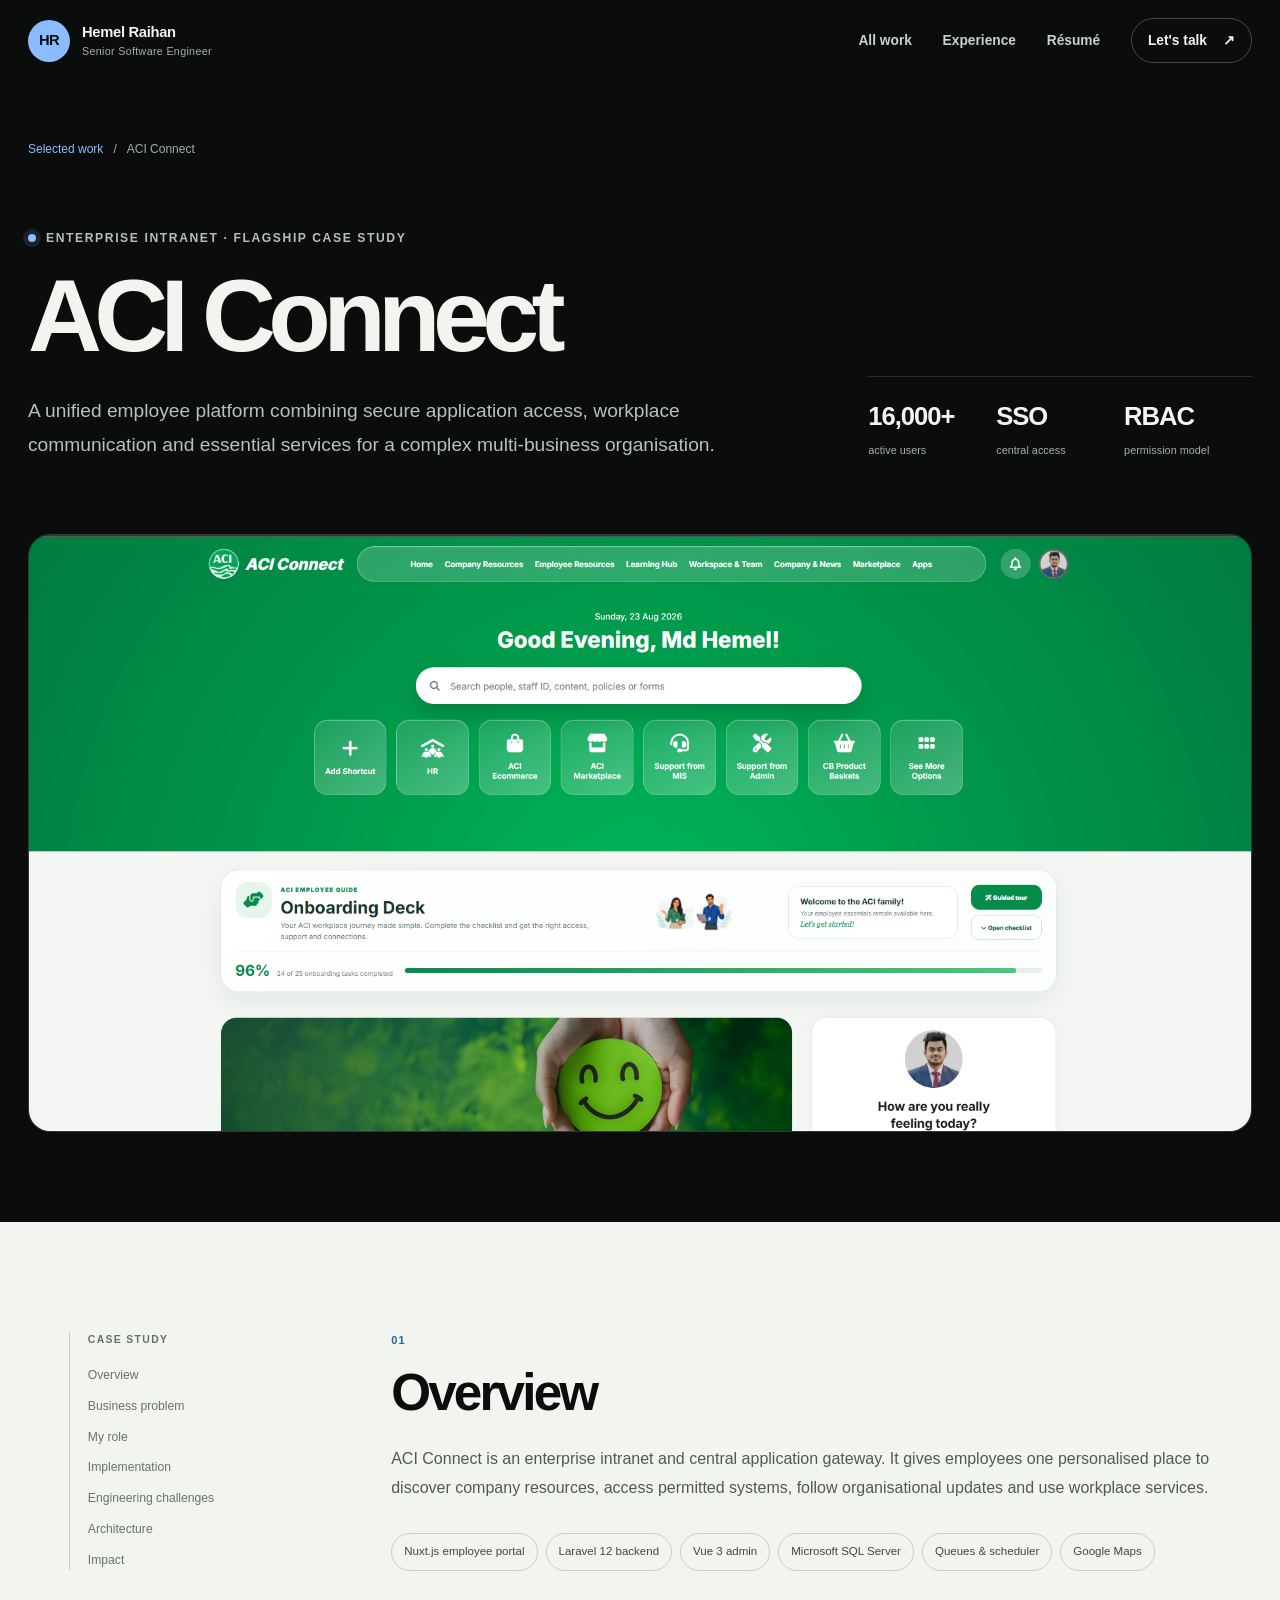
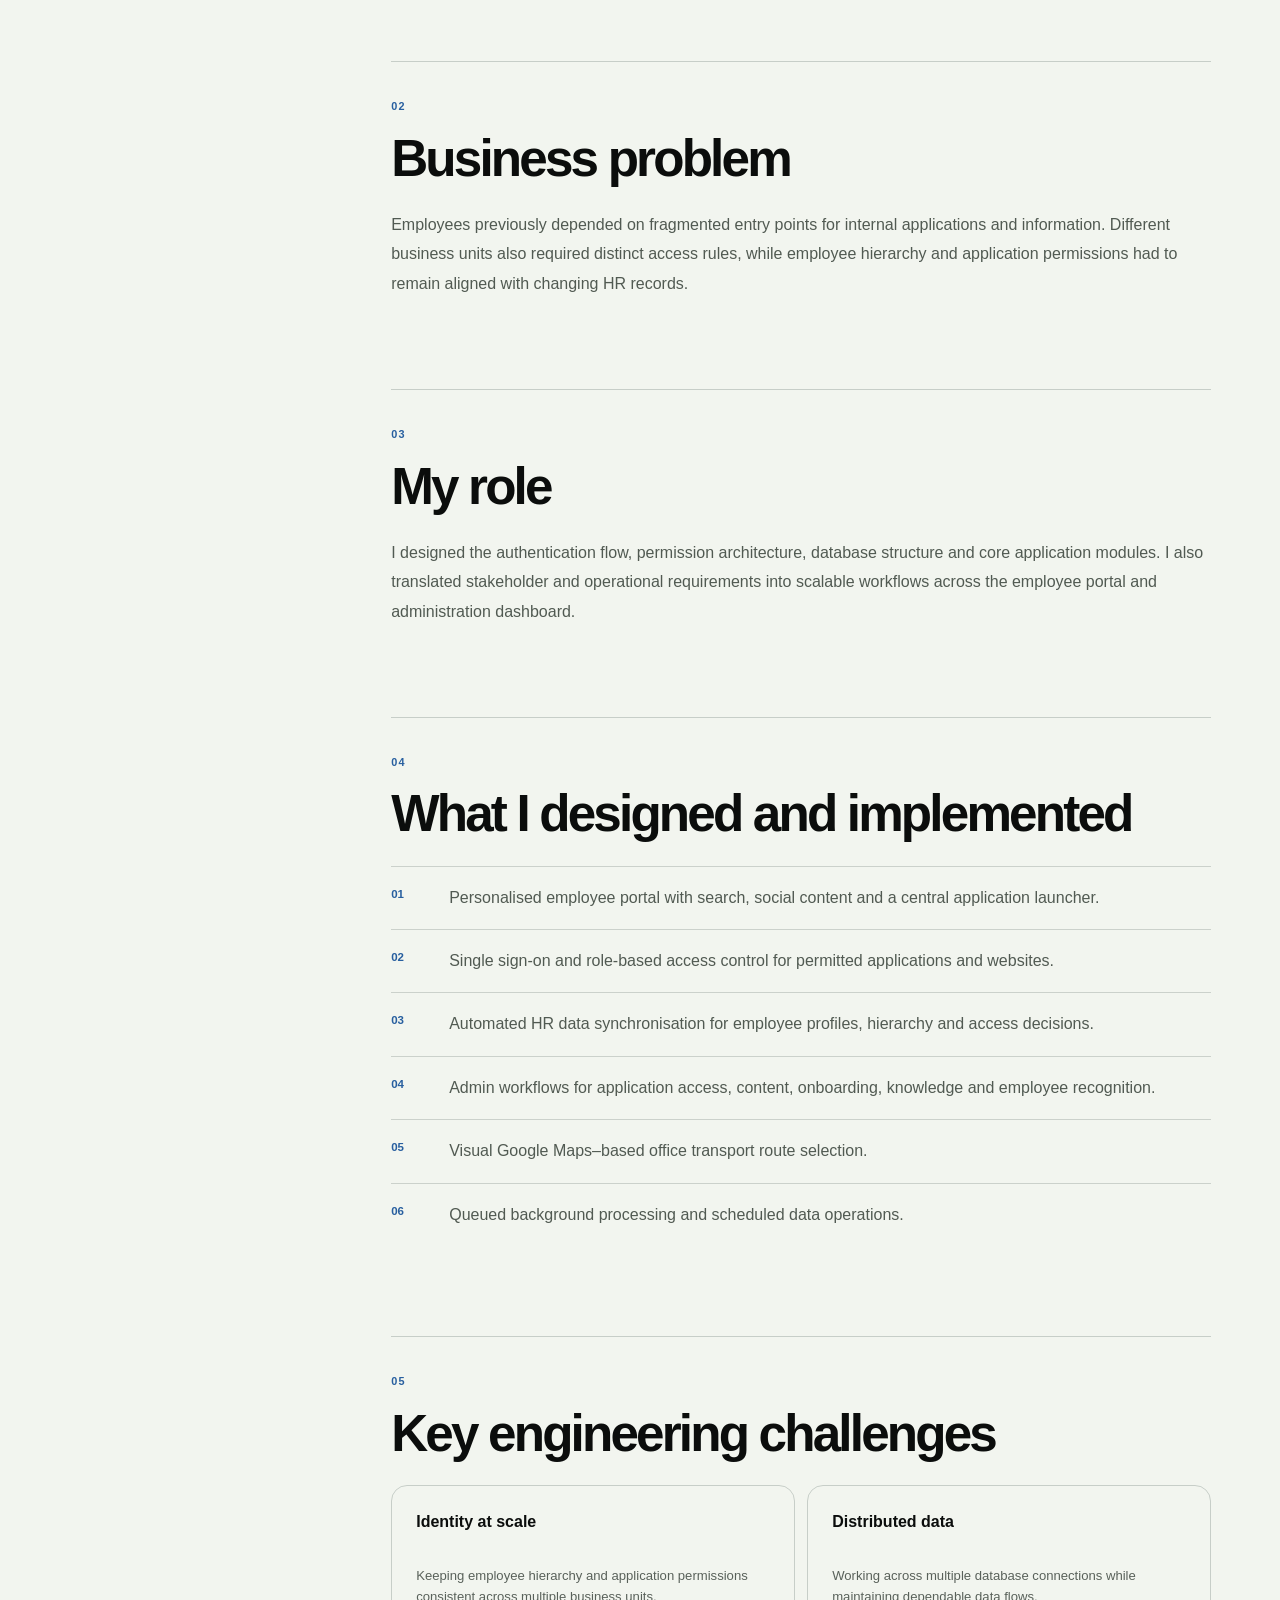
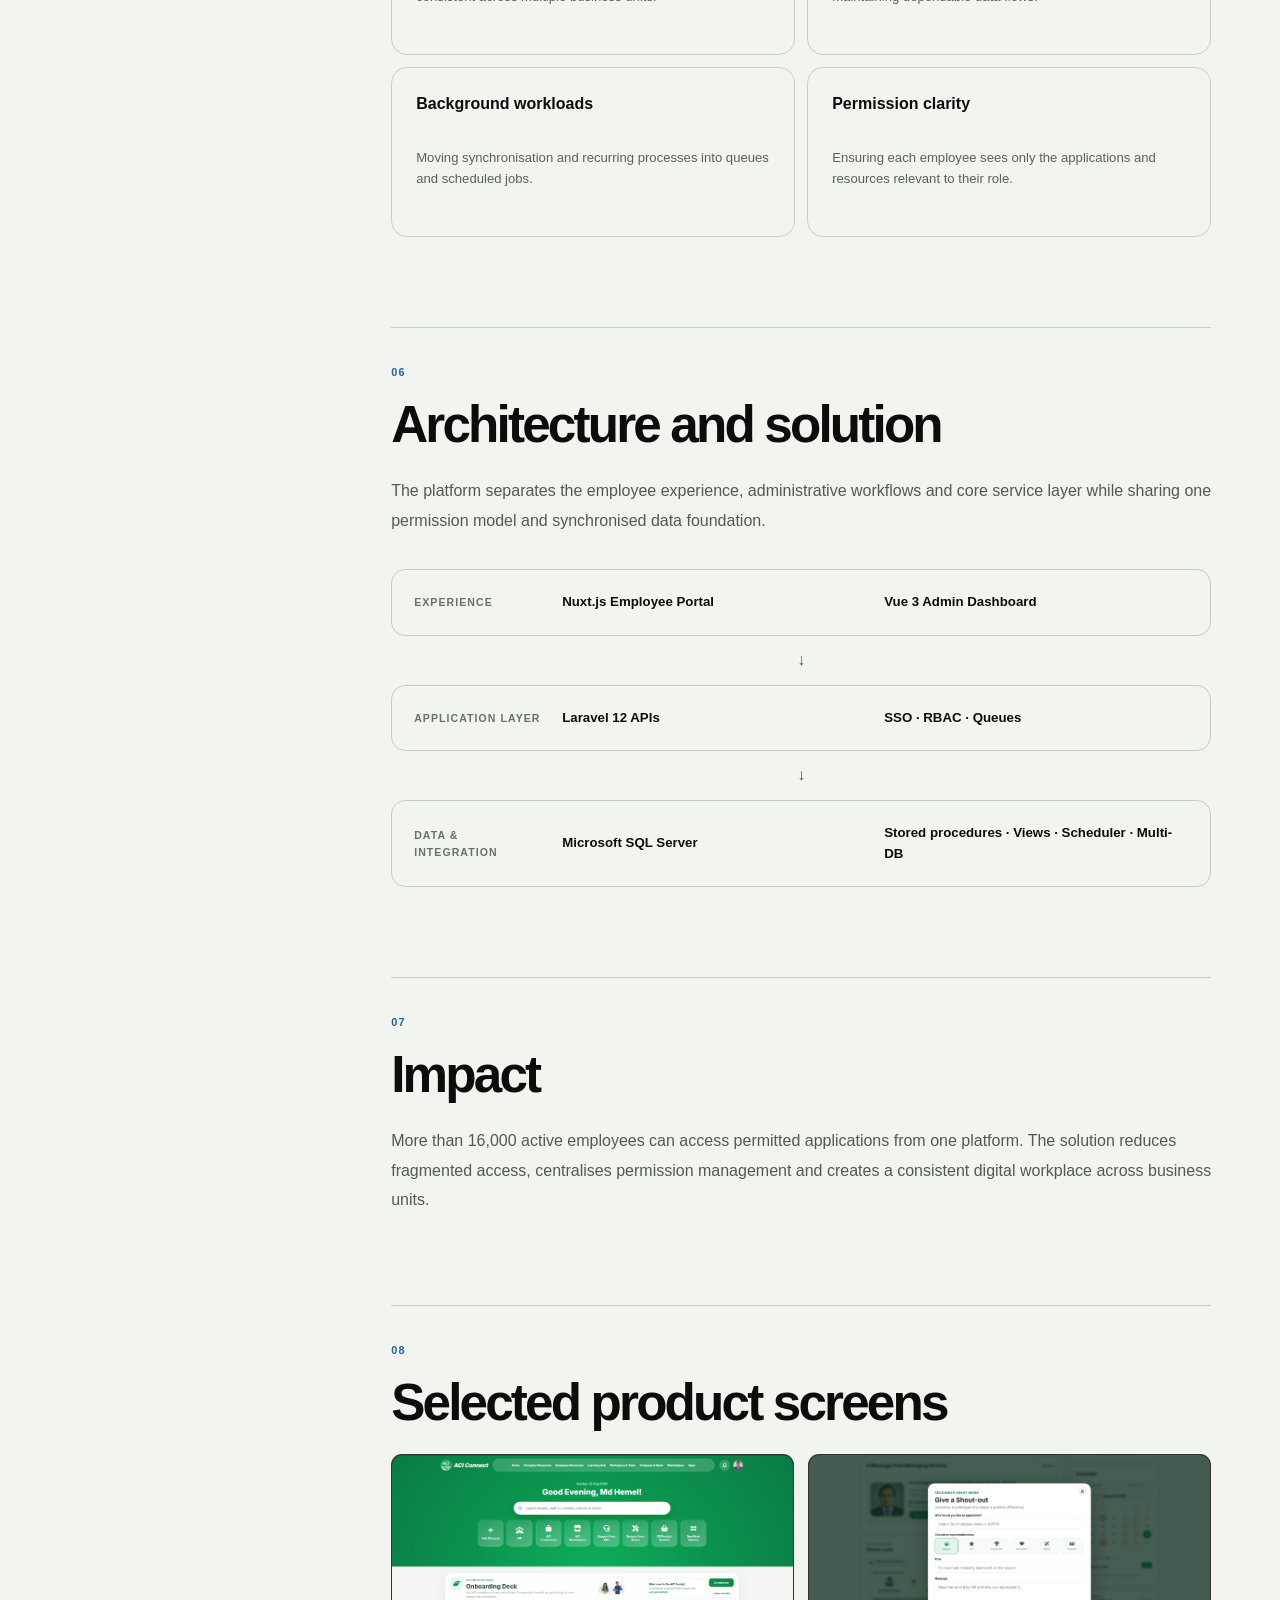
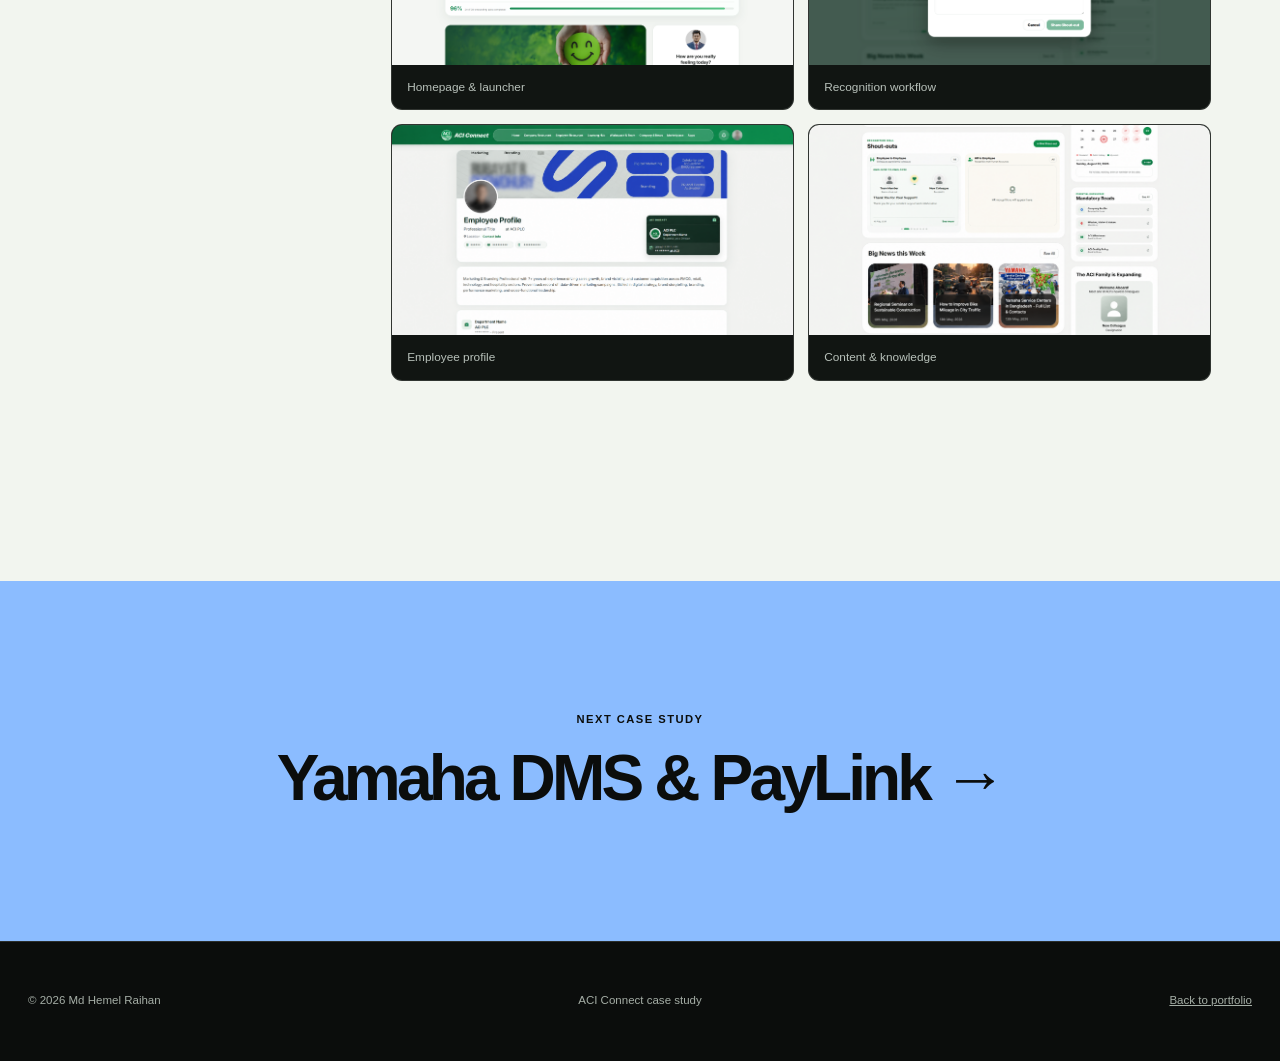
<file: case-studies/aci-connect.html>
<!doctype html>
<html lang="en">
<head>
  <meta charset="utf-8">
  <meta name="viewport" content="width=device-width, initial-scale=1">
  <meta name="description" content="ACI Connect case study by Md Hemel Raihan — enterprise intranet, SSO and role-based application access for 16,000+ employees.">
  <meta name="theme-color" content="#0b0d0c">
  <script>document.documentElement.classList.add('js');</script>
  <title>ACI Connect Case Study — Md Hemel Raihan</title>
  <link rel="stylesheet" href="../style.css">
</head>
<body class="case-study-page">
  <a class="skip-link" href="#main">Skip to content</a>

  <header class="site-header" id="siteHeader">
    <a class="brand" href="../index.html" aria-label="Back to Hemel Raihan portfolio">
      <span class="brand-mark">HR</span>
      <span class="brand-copy">Hemel Raihan<small>Senior Software Engineer</small></span>
    </a>
    <button class="menu-toggle" id="menuToggle" aria-expanded="false" aria-controls="siteNav" aria-label="Open navigation"><span></span><span></span></button>
    <nav class="site-nav" id="siteNav" aria-label="Case study navigation">
      <a href="../index.html#work">All work</a>
      <a href="../index.html#experience">Experience</a>
      <a href="../assets/resume/hemel-raihan-cv.pdf" target="_blank" rel="noopener">Résumé</a>
      <a class="nav-cta" href="../index.html#contact">Let's talk <span aria-hidden="true">↗</span></a>
    </nav>
  </header>

  <main id="main">
    <section class="case-hero" id="overview">
      <div class="case-breadcrumb reveal"><a href="../index.html#work">Selected work</a><span>/</span><span>ACI Connect</span></div>
      <div class="case-hero-grid">
        <div class="reveal">
          <p class="eyebrow"><span class="status-dot"></span> Enterprise intranet · Flagship case study</p>
          <h1>ACI Connect</h1>
          <p class="case-lead">A unified employee platform combining secure application access, workplace communication and essential services for a complex multi-business organisation.</p>
        </div>
        <div class="case-metrics reveal" aria-label="Project outcomes">
          <div><strong>16,000+</strong><span>active users</span></div>
          <div><strong>SSO</strong><span>central access</span></div>
          <div><strong>RBAC</strong><span>permission model</span></div>
        </div>
      </div>
      <figure class="case-cover reveal">
        <img src="../assets/projects/aci-connect/01-homepage.png" alt="ACI Connect employee homepage and role-based application launcher">
      </figure>
    </section>

    <section class="case-body">
      <aside class="case-toc reveal" aria-label="Case study contents">
        <span>Case study</span>
        <a href="#project-overview">Overview</a>
        <a href="#business-problem">Business problem</a>
        <a href="#my-role">My role</a>
        <a href="#implementation">Implementation</a>
        <a href="#challenges">Engineering challenges</a>
        <a href="#architecture">Architecture</a>
        <a href="#impact">Impact</a>
      </aside>

      <article class="case-content">
        <section class="case-section reveal" id="project-overview">
          <span class="case-section-number">01</span>
          <h2>Overview</h2>
          <p>ACI Connect is an enterprise intranet and central application gateway. It gives employees one personalised place to discover company resources, access permitted systems, follow organisational updates and use workplace services.</p>
          <div class="case-stack" aria-label="Technology stack">
            <span>Nuxt.js employee portal</span><span>Laravel 12 backend</span><span>Vue 3 admin</span><span>Microsoft SQL Server</span><span>Queues &amp; scheduler</span><span>Google Maps</span>
          </div>
        </section>

        <section class="case-section reveal" id="business-problem">
          <span class="case-section-number">02</span>
          <h2>Business problem</h2>
          <p>Employees previously depended on fragmented entry points for internal applications and information. Different business units also required distinct access rules, while employee hierarchy and application permissions had to remain aligned with changing HR records.</p>
        </section>

        <section class="case-section reveal" id="my-role">
          <span class="case-section-number">03</span>
          <h2>My role</h2>
          <p>I designed the authentication flow, permission architecture, database structure and core application modules. I also translated stakeholder and operational requirements into scalable workflows across the employee portal and administration dashboard.</p>
        </section>

        <section class="case-section reveal" id="implementation">
          <span class="case-section-number">04</span>
          <h2>What I designed and implemented</h2>
          <ul class="case-feature-list">
            <li>Personalised employee portal with search, social content and a central application launcher.</li>
            <li>Single sign-on and role-based access control for permitted applications and websites.</li>
            <li>Automated HR data synchronisation for employee profiles, hierarchy and access decisions.</li>
            <li>Admin workflows for application access, content, onboarding, knowledge and employee recognition.</li>
            <li>Visual Google Maps–based office transport route selection.</li>
            <li>Queued background processing and scheduled data operations.</li>
          </ul>
        </section>

        <section class="case-section reveal" id="challenges">
          <span class="case-section-number">05</span>
          <h2>Key engineering challenges</h2>
          <div class="challenge-grid">
            <div><strong>Identity at scale</strong><p>Keeping employee hierarchy and application permissions consistent across multiple business units.</p></div>
            <div><strong>Distributed data</strong><p>Working across multiple database connections while maintaining dependable data flows.</p></div>
            <div><strong>Background workloads</strong><p>Moving synchronisation and recurring processes into queues and scheduled jobs.</p></div>
            <div><strong>Permission clarity</strong><p>Ensuring each employee sees only the applications and resources relevant to their role.</p></div>
          </div>
        </section>

        <section class="case-section reveal" id="architecture">
          <span class="case-section-number">06</span>
          <h2>Architecture and solution</h2>
          <p>The platform separates the employee experience, administrative workflows and core service layer while sharing one permission model and synchronised data foundation.</p>
          <div class="architecture-flow" aria-label="ACI Connect solution architecture">
            <div><span>Experience</span><strong>Nuxt.js Employee Portal</strong><strong>Vue 3 Admin Dashboard</strong></div>
            <i aria-hidden="true">↓</i>
            <div><span>Application layer</span><strong>Laravel 12 APIs</strong><strong>SSO · RBAC · Queues</strong></div>
            <i aria-hidden="true">↓</i>
            <div><span>Data &amp; integration</span><strong>Microsoft SQL Server</strong><strong>Stored procedures · Views · Scheduler · Multi-DB</strong></div>
          </div>
        </section>

        <section class="case-section reveal" id="impact">
          <span class="case-section-number">07</span>
          <h2>Impact</h2>
          <p>More than 16,000 active employees can access permitted applications from one platform. The solution reduces fragmented access, centralises permission management and creates a consistent digital workplace across business units.</p>
        </section>

        <section class="case-section case-gallery-section reveal" aria-labelledby="screensTitle">
          <span class="case-section-number">08</span>
          <h2 id="screensTitle">Selected product screens</h2>
          <div class="case-gallery">
            <button class="gallery-thumb" type="button" data-image="../assets/projects/aci-connect/01-homepage.png" data-caption="Personalised homepage, search and role-based application launcher"><img src="../assets/projects/aci-connect/01-homepage.png" alt="ACI Connect homepage"><span>Homepage &amp; launcher</span></button>
            <button class="gallery-thumb" type="button" data-image="../assets/projects/aci-connect/02-shoutout.png" data-caption="Employee-to-employee recognition workflow"><img src="../assets/projects/aci-connect/02-shoutout.png" alt="ACI Connect recognition workflow"><span>Recognition workflow</span></button>
            <button class="gallery-thumb" type="button" data-image="../assets/projects/aci-connect/03-employee-profile-redacted.png" data-caption="Privacy-safe employee profile and organisational journey"><img src="../assets/projects/aci-connect/03-employee-profile-redacted.png" alt="Privacy-safe employee profile"><span>Employee profile</span></button>
            <button class="gallery-thumb" type="button" data-image="../assets/projects/aci-connect/04-content-feed-redacted.png" data-caption="Privacy-safe content, recognition and mandatory reads"><img src="../assets/projects/aci-connect/04-content-feed-redacted.png" alt="Privacy-safe employee content feed"><span>Content &amp; knowledge</span></button>
          </div>
        </section>
      </article>
    </section>

    <section class="case-next">
      <p>Next case study</p>
      <a href="yamaha-dms.html">Yamaha DMS &amp; PayLink <span aria-hidden="true">→</span></a>
    </section>
  </main>

  <footer class="site-footer"><p>© <span id="currentYear"></span> Md Hemel Raihan</p><p>ACI Connect case study</p><p><a href="../index.html">Back to portfolio</a></p></footer>

  <dialog class="lightbox" id="lightbox" aria-label="Project screenshot preview">
    <div class="lightbox-inner"><button class="lightbox-close" id="lightboxClose" type="button" aria-label="Close screenshot">×</button><img id="lightboxImage" alt=""><p id="lightboxCaption"></p></div>
  </dialog>
  <script src="../script.js"></script>
</body>
</html>
</file>
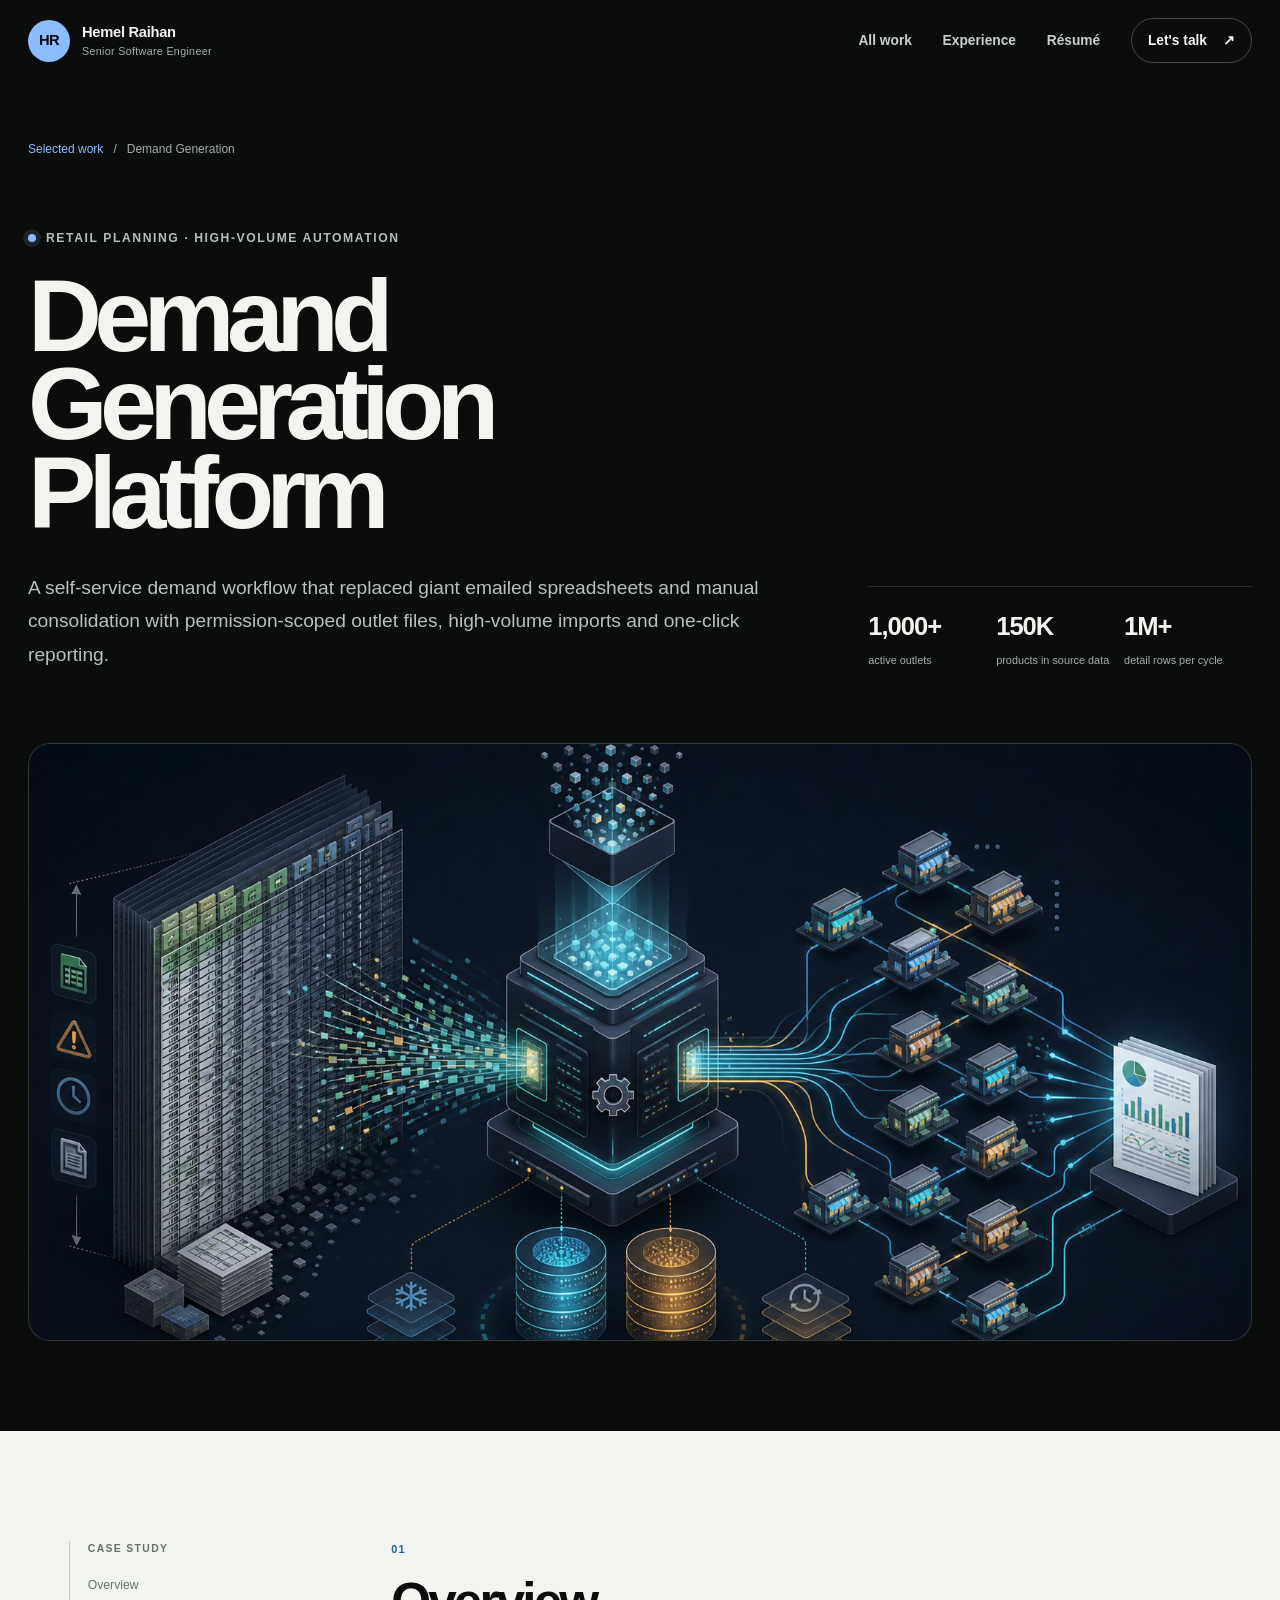
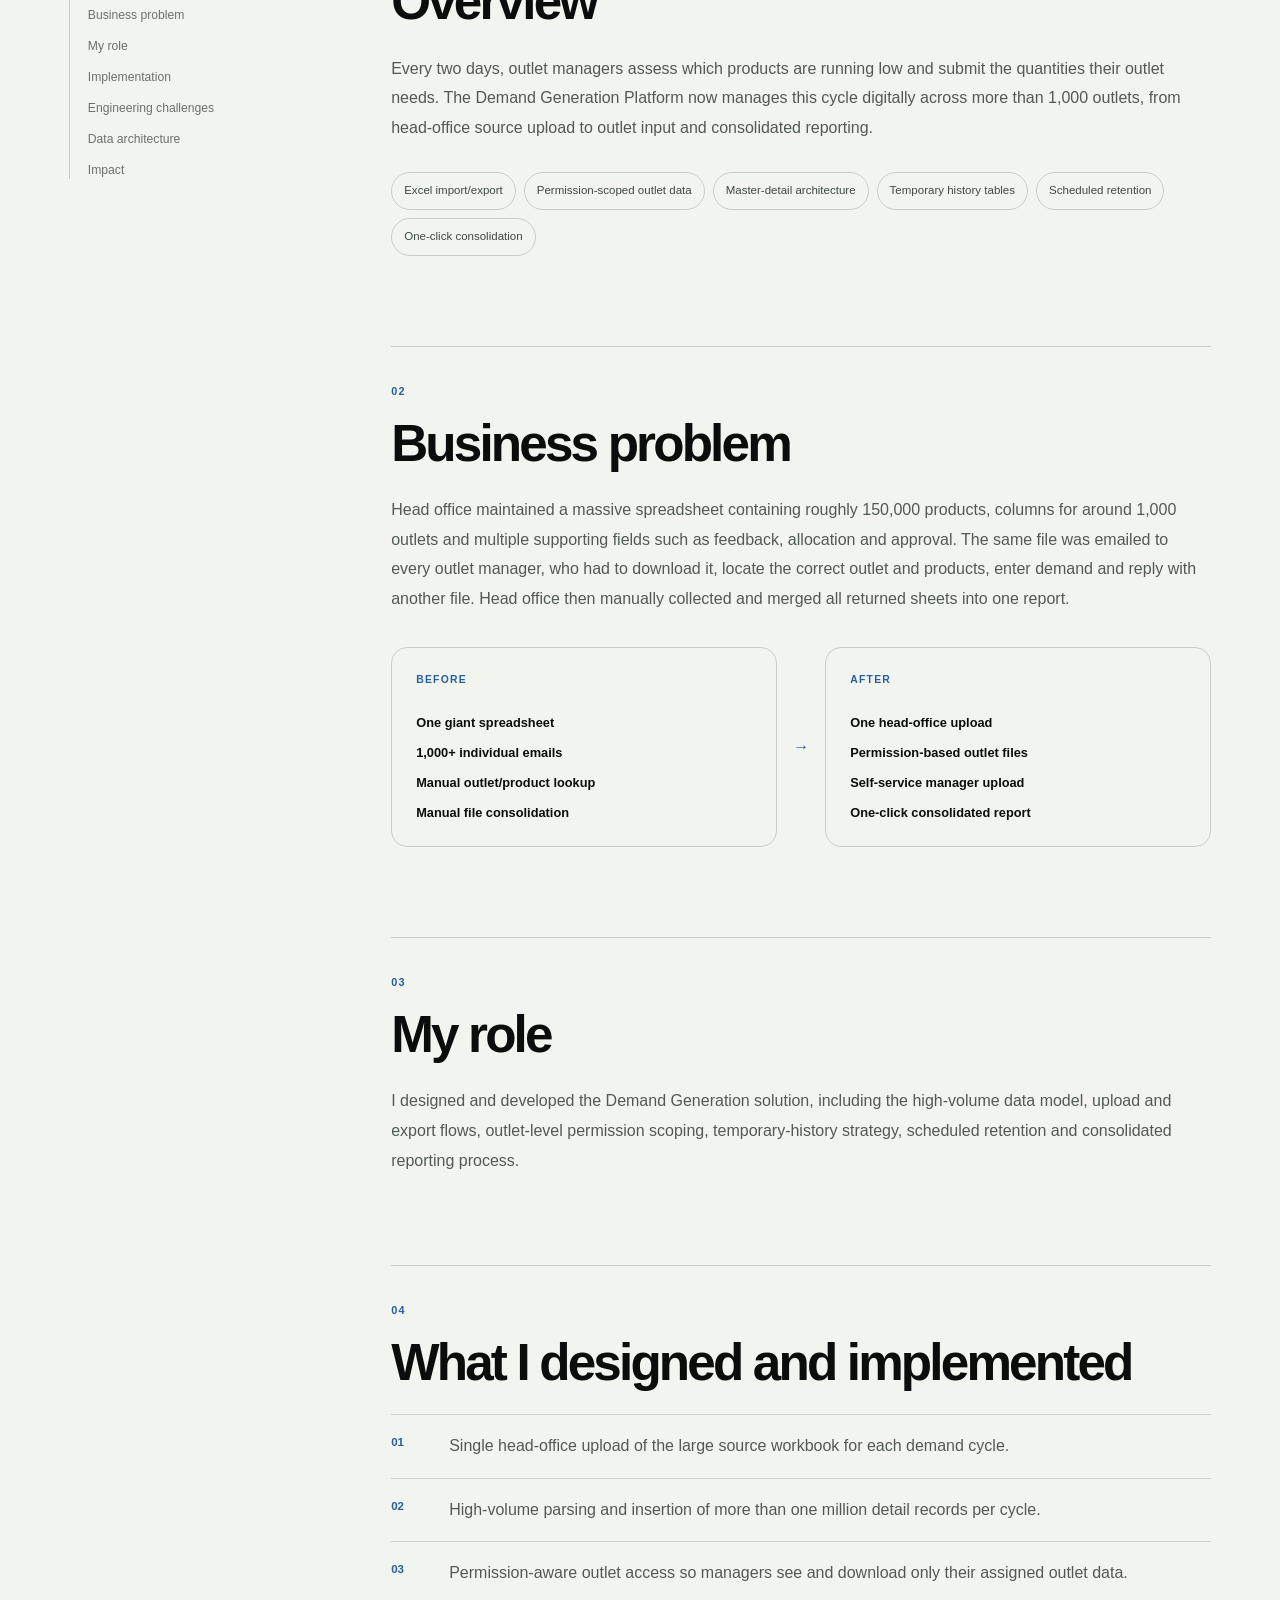
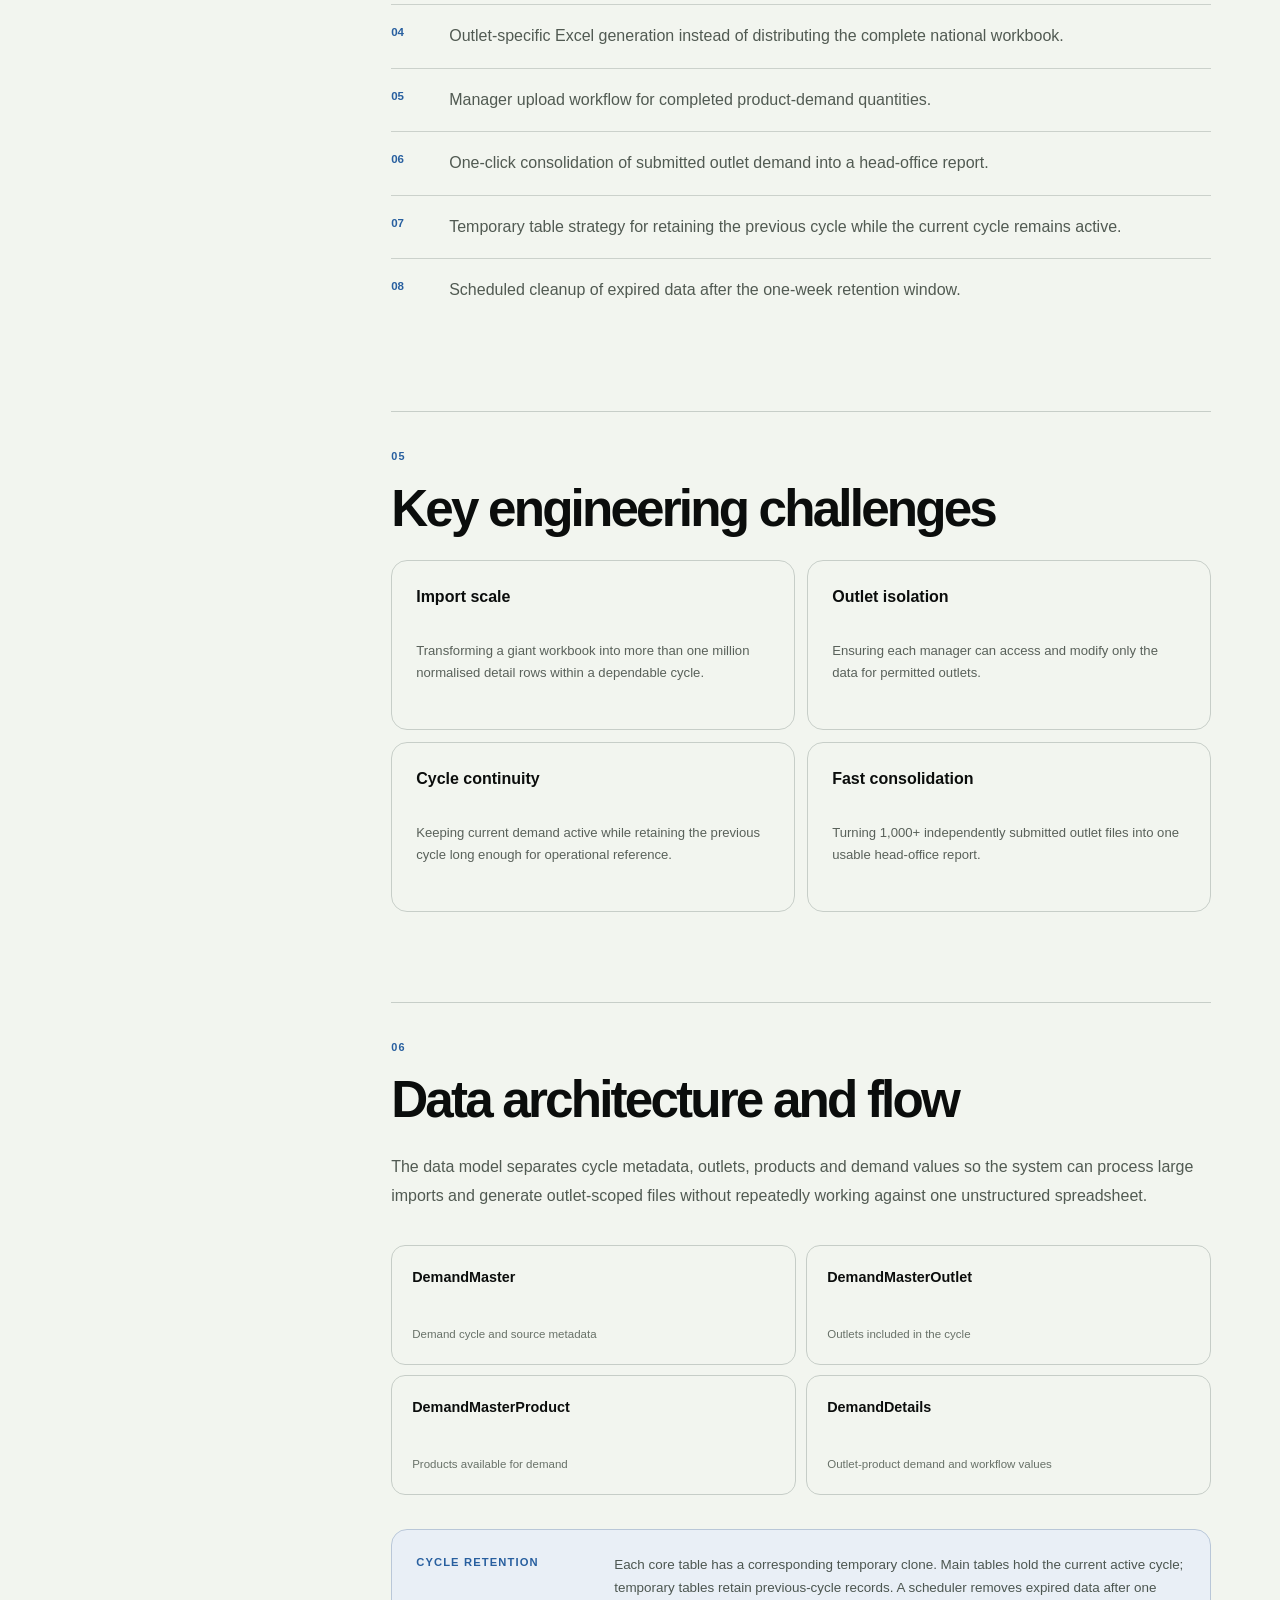
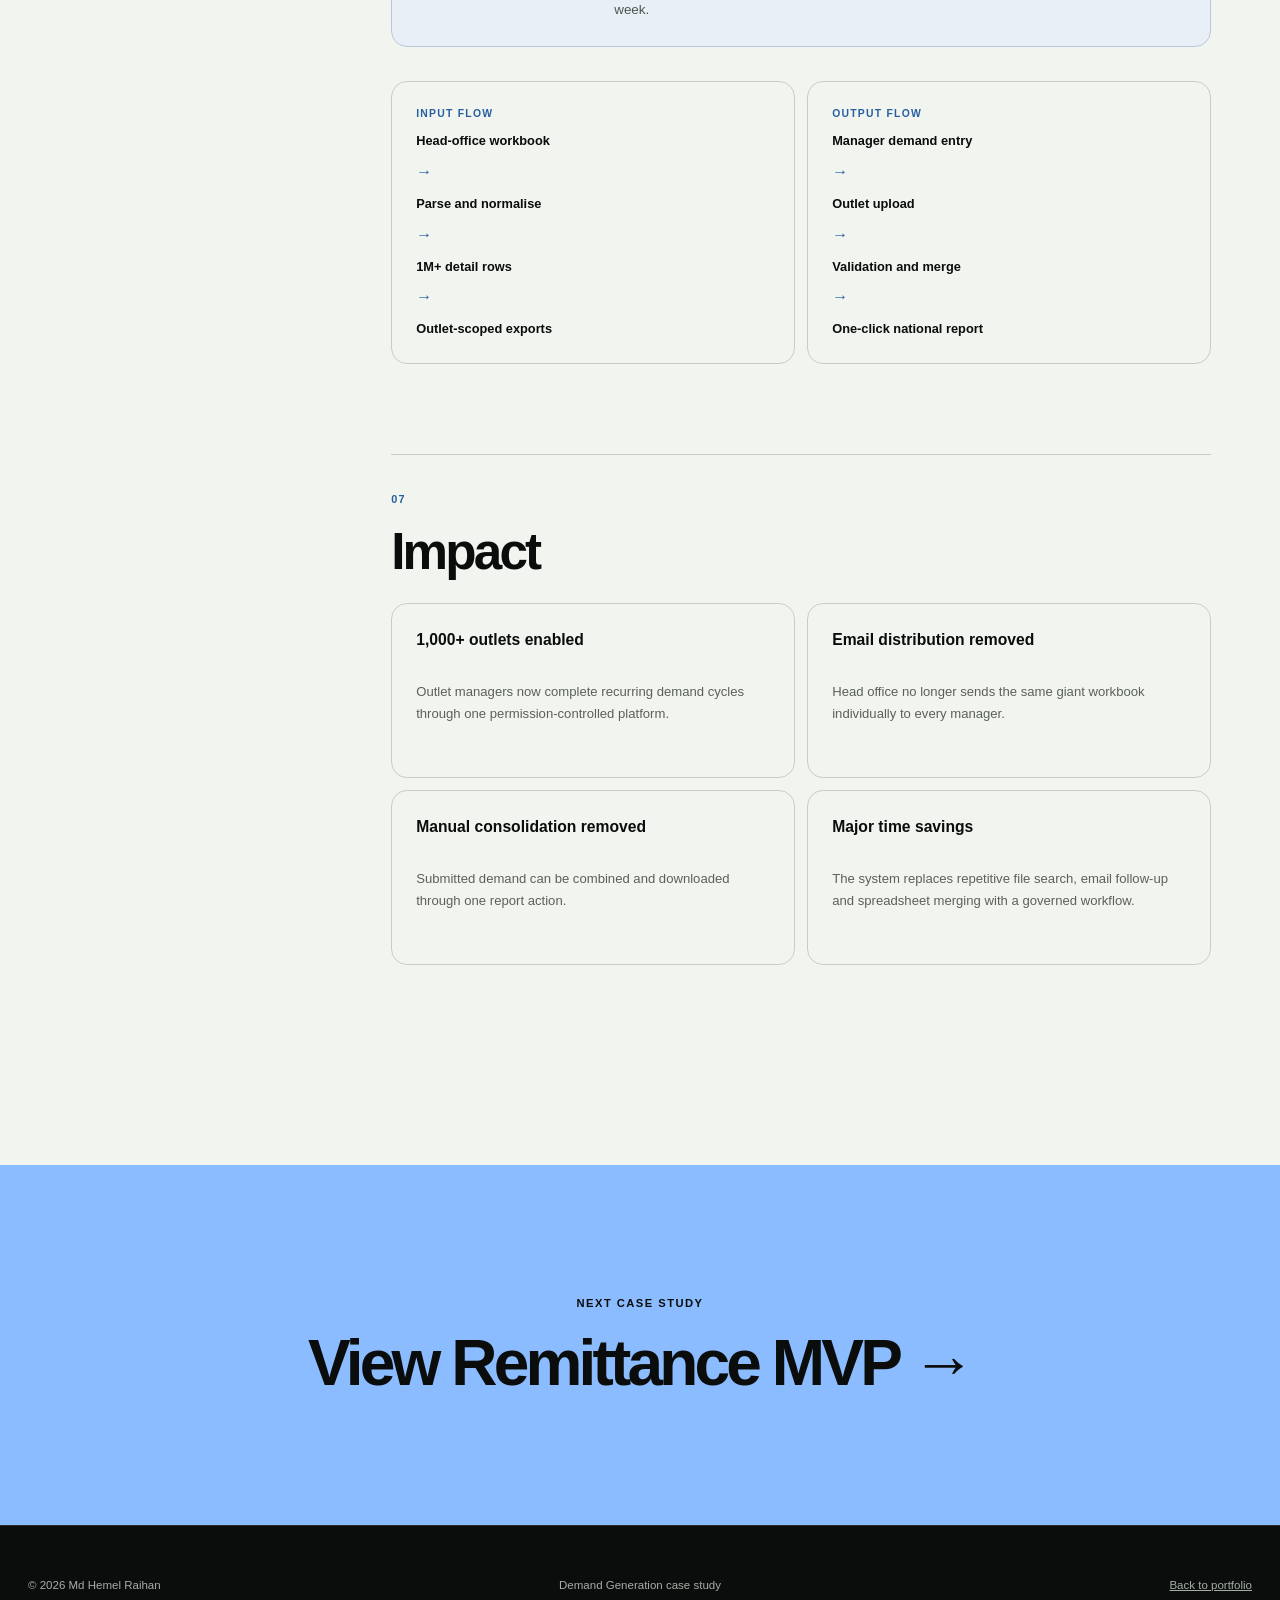
<file: case-studies/demand-generation.html>
<!doctype html>
<html lang="en">
<head>
  <meta charset="utf-8">
  <meta name="viewport" content="width=device-width, initial-scale=1">
  <meta name="description" content="Demand Generation Platform case study by Md Hemel Raihan — high-volume retail demand automation for 1,000+ outlets.">
  <meta name="theme-color" content="#0b0d0c">
  <script>document.documentElement.classList.add('js');</script>
  <title>Demand Generation Platform Case Study — Md Hemel Raihan</title>
  <link rel="stylesheet" href="../style.css">
</head>
<body class="case-study-page">
  <a class="skip-link" href="#main">Skip to content</a>
  <header class="site-header" id="siteHeader">
    <a class="brand" href="../index.html" aria-label="Back to Hemel Raihan portfolio"><span class="brand-mark">HR</span><span class="brand-copy">Hemel Raihan<small>Senior Software Engineer</small></span></a>
    <button class="menu-toggle" id="menuToggle" aria-expanded="false" aria-controls="siteNav" aria-label="Open navigation"><span></span><span></span></button>
    <nav class="site-nav" id="siteNav" aria-label="Case study navigation"><a href="../index.html#work">All work</a><a href="../index.html#experience">Experience</a><a href="../assets/resume/hemel-raihan-cv.pdf" target="_blank" rel="noopener">Résumé</a><a class="nav-cta" href="../index.html#contact">Let's talk <span aria-hidden="true">↗</span></a></nav>
  </header>

  <main id="main">
    <section class="case-hero" id="overview">
      <div class="case-breadcrumb reveal"><a href="../index.html#work">Selected work</a><span>/</span><span>Demand Generation</span></div>
      <div class="case-hero-grid">
        <div class="reveal">
          <p class="eyebrow"><span class="status-dot"></span> Retail planning · High-volume automation</p>
          <h1>Demand Generation Platform</h1>
          <p class="case-lead">A self-service demand workflow that replaced giant emailed spreadsheets and manual consolidation with permission-scoped outlet files, high-volume imports and one-click reporting.</p>
        </div>
        <div class="case-metrics reveal" aria-label="Project scale"><div><strong>1,000+</strong><span>active outlets</span></div><div><strong>150K</strong><span>products in source data</span></div><div><strong>1M+</strong><span>detail rows per cycle</span></div></div>
      </div>
      <figure class="case-cover reveal"><img src="../assets/projects/demand-generation/cover-data-pipeline.png" alt="High-volume spreadsheet-to-outlet demand automation data pipeline illustration"></figure>
    </section>

    <section class="case-body">
      <aside class="case-toc reveal" aria-label="Case study contents"><span>Case study</span><a href="#project-overview">Overview</a><a href="#business-problem">Business problem</a><a href="#my-role">My role</a><a href="#implementation">Implementation</a><a href="#challenges">Engineering challenges</a><a href="#architecture">Data architecture</a><a href="#impact">Impact</a></aside>

      <article class="case-content">
        <section class="case-section reveal" id="project-overview">
          <span class="case-section-number">01</span><h2>Overview</h2>
          <p>Every two days, outlet managers assess which products are running low and submit the quantities their outlet needs. The Demand Generation Platform now manages this cycle digitally across more than 1,000 outlets, from head-office source upload to outlet input and consolidated reporting.</p>
          <div class="case-stack"><span>Excel import/export</span><span>Permission-scoped outlet data</span><span>Master-detail architecture</span><span>Temporary history tables</span><span>Scheduled retention</span><span>One-click consolidation</span></div>
        </section>

        <section class="case-section reveal" id="business-problem">
          <span class="case-section-number">02</span><h2>Business problem</h2>
          <p>Head office maintained a massive spreadsheet containing roughly 150,000 products, columns for around 1,000 outlets and multiple supporting fields such as feedback, allocation and approval. The same file was emailed to every outlet manager, who had to download it, locate the correct outlet and products, enter demand and reply with another file. Head office then manually collected and merged all returned sheets into one report.</p>
          <div class="before-after"><div><span>Before</span><strong>One giant spreadsheet</strong><strong>1,000+ individual emails</strong><strong>Manual outlet/product lookup</strong><strong>Manual file consolidation</strong></div><i aria-hidden="true">→</i><div><span>After</span><strong>One head-office upload</strong><strong>Permission-based outlet files</strong><strong>Self-service manager upload</strong><strong>One-click consolidated report</strong></div></div>
        </section>

        <section class="case-section reveal" id="my-role">
          <span class="case-section-number">03</span><h2>My role</h2>
          <p>I designed and developed the Demand Generation solution, including the high-volume data model, upload and export flows, outlet-level permission scoping, temporary-history strategy, scheduled retention and consolidated reporting process.</p>
        </section>

        <section class="case-section reveal" id="implementation">
          <span class="case-section-number">04</span><h2>What I designed and implemented</h2>
          <ul class="case-feature-list">
            <li>Single head-office upload of the large source workbook for each demand cycle.</li>
            <li>High-volume parsing and insertion of more than one million detail records per cycle.</li>
            <li>Permission-aware outlet access so managers see and download only their assigned outlet data.</li>
            <li>Outlet-specific Excel generation instead of distributing the complete national workbook.</li>
            <li>Manager upload workflow for completed product-demand quantities.</li>
            <li>One-click consolidation of submitted outlet demand into a head-office report.</li>
            <li>Temporary table strategy for retaining the previous cycle while the current cycle remains active.</li>
            <li>Scheduled cleanup of expired data after the one-week retention window.</li>
          </ul>
        </section>

        <section class="case-section reveal" id="challenges">
          <span class="case-section-number">05</span><h2>Key engineering challenges</h2>
          <div class="challenge-grid"><div><strong>Import scale</strong><p>Transforming a giant workbook into more than one million normalised detail rows within a dependable cycle.</p></div><div><strong>Outlet isolation</strong><p>Ensuring each manager can access and modify only the data for permitted outlets.</p></div><div><strong>Cycle continuity</strong><p>Keeping current demand active while retaining the previous cycle long enough for operational reference.</p></div><div><strong>Fast consolidation</strong><p>Turning 1,000+ independently submitted outlet files into one usable head-office report.</p></div></div>
        </section>

        <section class="case-section reveal" id="architecture">
          <span class="case-section-number">06</span><h2>Data architecture and flow</h2>
          <p>The data model separates cycle metadata, outlets, products and demand values so the system can process large imports and generate outlet-scoped files without repeatedly working against one unstructured spreadsheet.</p>
          <div class="data-model-grid"><div><strong>DemandMaster</strong><span>Demand cycle and source metadata</span></div><div><strong>DemandMasterOutlet</strong><span>Outlets included in the cycle</span></div><div><strong>DemandMasterProduct</strong><span>Products available for demand</span></div><div><strong>DemandDetails</strong><span>Outlet-product demand and workflow values</span></div></div>
          <div class="ownership-note"><strong>Cycle retention</strong><p>Each core table has a corresponding temporary clone. Main tables hold the current active cycle; temporary tables retain previous-cycle records. A scheduler removes expired data after one week.</p></div>
          <div class="workflow-pair"><div><span>Input flow</span><strong>Head-office workbook</strong><i>→</i><strong>Parse and normalise</strong><i>→</i><strong>1M+ detail rows</strong><i>→</i><strong>Outlet-scoped exports</strong></div><div><span>Output flow</span><strong>Manager demand entry</strong><i>→</i><strong>Outlet upload</strong><i>→</i><strong>Validation and merge</strong><i>→</i><strong>One-click national report</strong></div></div>
        </section>

        <section class="case-section reveal" id="impact">
          <span class="case-section-number">07</span><h2>Impact</h2>
          <div class="impact-outcomes"><div><strong>1,000+ outlets enabled</strong><p>Outlet managers now complete recurring demand cycles through one permission-controlled platform.</p></div><div><strong>Email distribution removed</strong><p>Head office no longer sends the same giant workbook individually to every manager.</p></div><div><strong>Manual consolidation removed</strong><p>Submitted demand can be combined and downloaded through one report action.</p></div><div><strong>Major time savings</strong><p>The system replaces repetitive file search, email follow-up and spreadsheet merging with a governed workflow.</p></div></div>
        </section>
      </article>
    </section>

    <section class="case-next"><p>Next case study</p><a href="remittance-mvp.html">View Remittance MVP <span aria-hidden="true">→</span></a></section>
  </main>

  <footer class="site-footer"><p>© <span id="currentYear"></span> Md Hemel Raihan</p><p>Demand Generation case study</p><p><a href="../index.html">Back to portfolio</a></p></footer>
  <dialog class="lightbox" id="lightbox" aria-label="Project screenshot preview"><div class="lightbox-inner"><button class="lightbox-close" id="lightboxClose" type="button" aria-label="Close screenshot">×</button><img id="lightboxImage" alt=""><p id="lightboxCaption"></p></div></dialog>
  <script src="../script.js"></script>
</body>
</html>
</file>
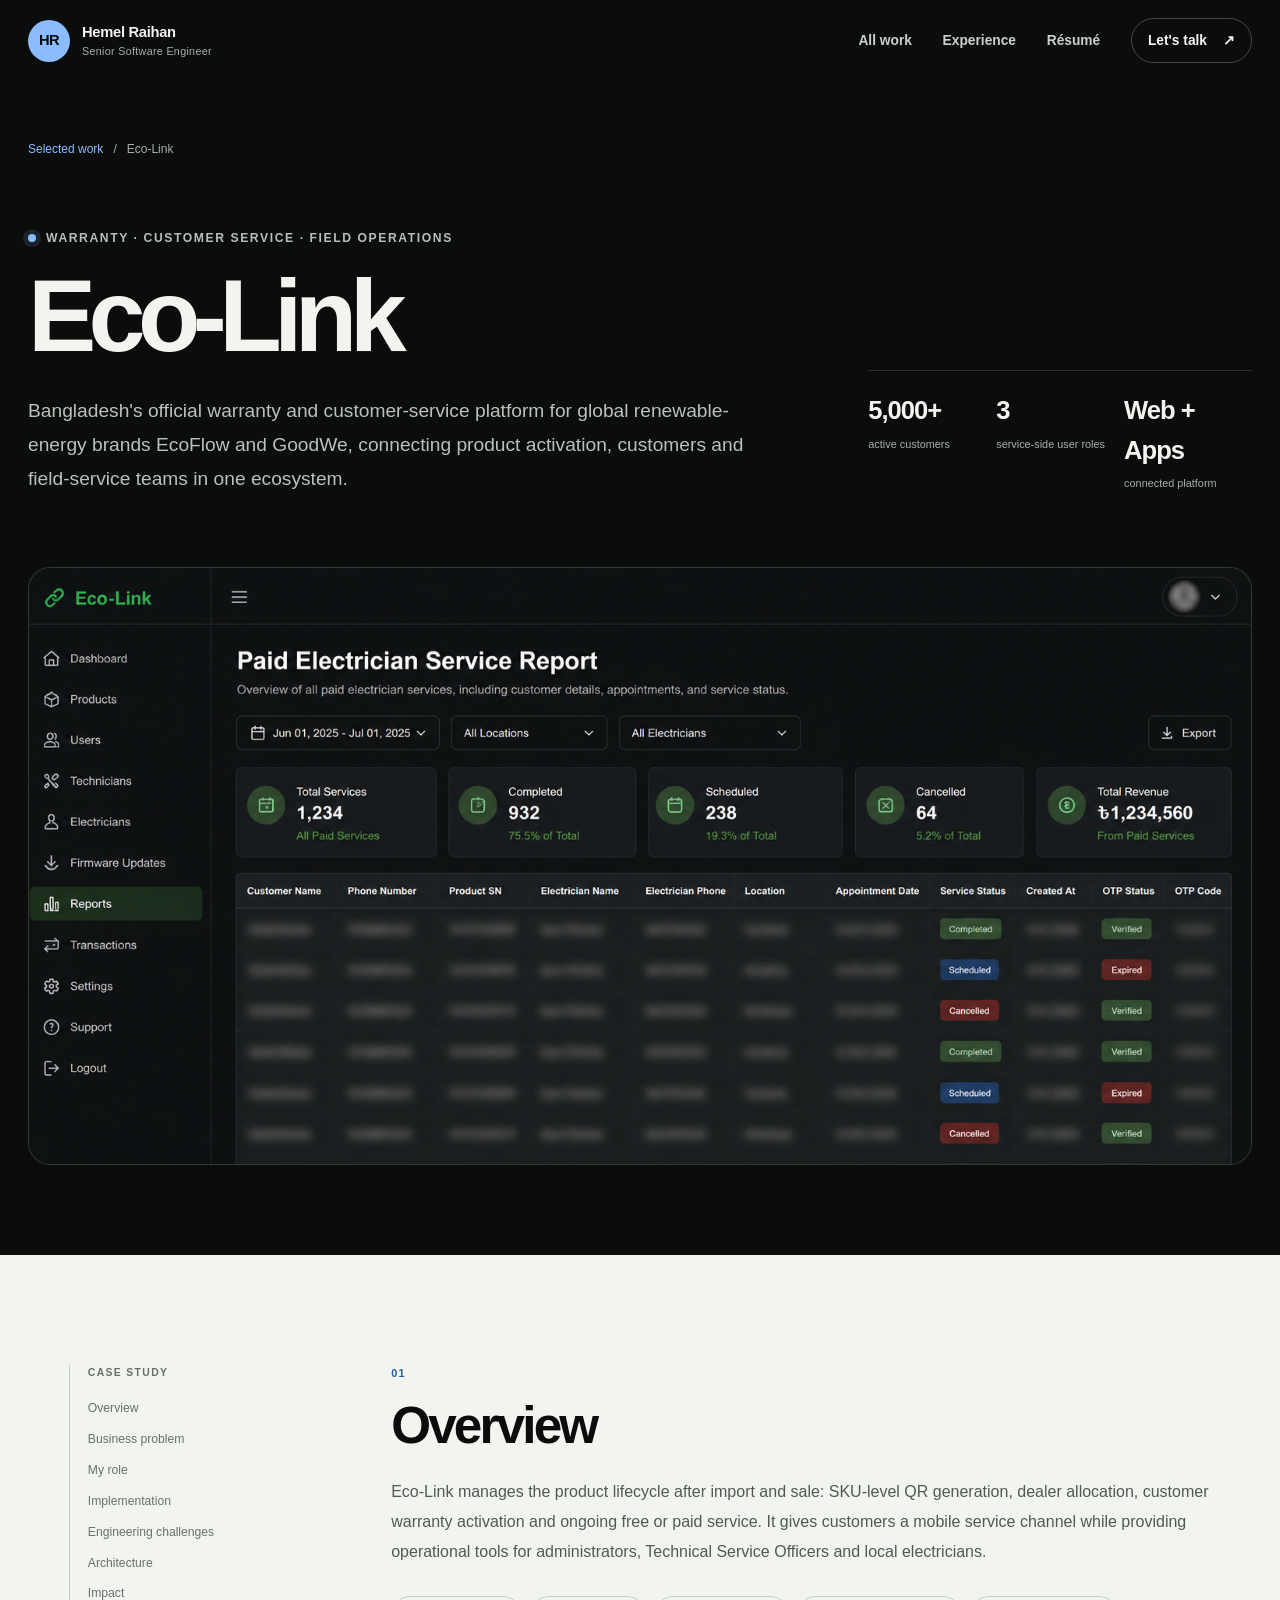
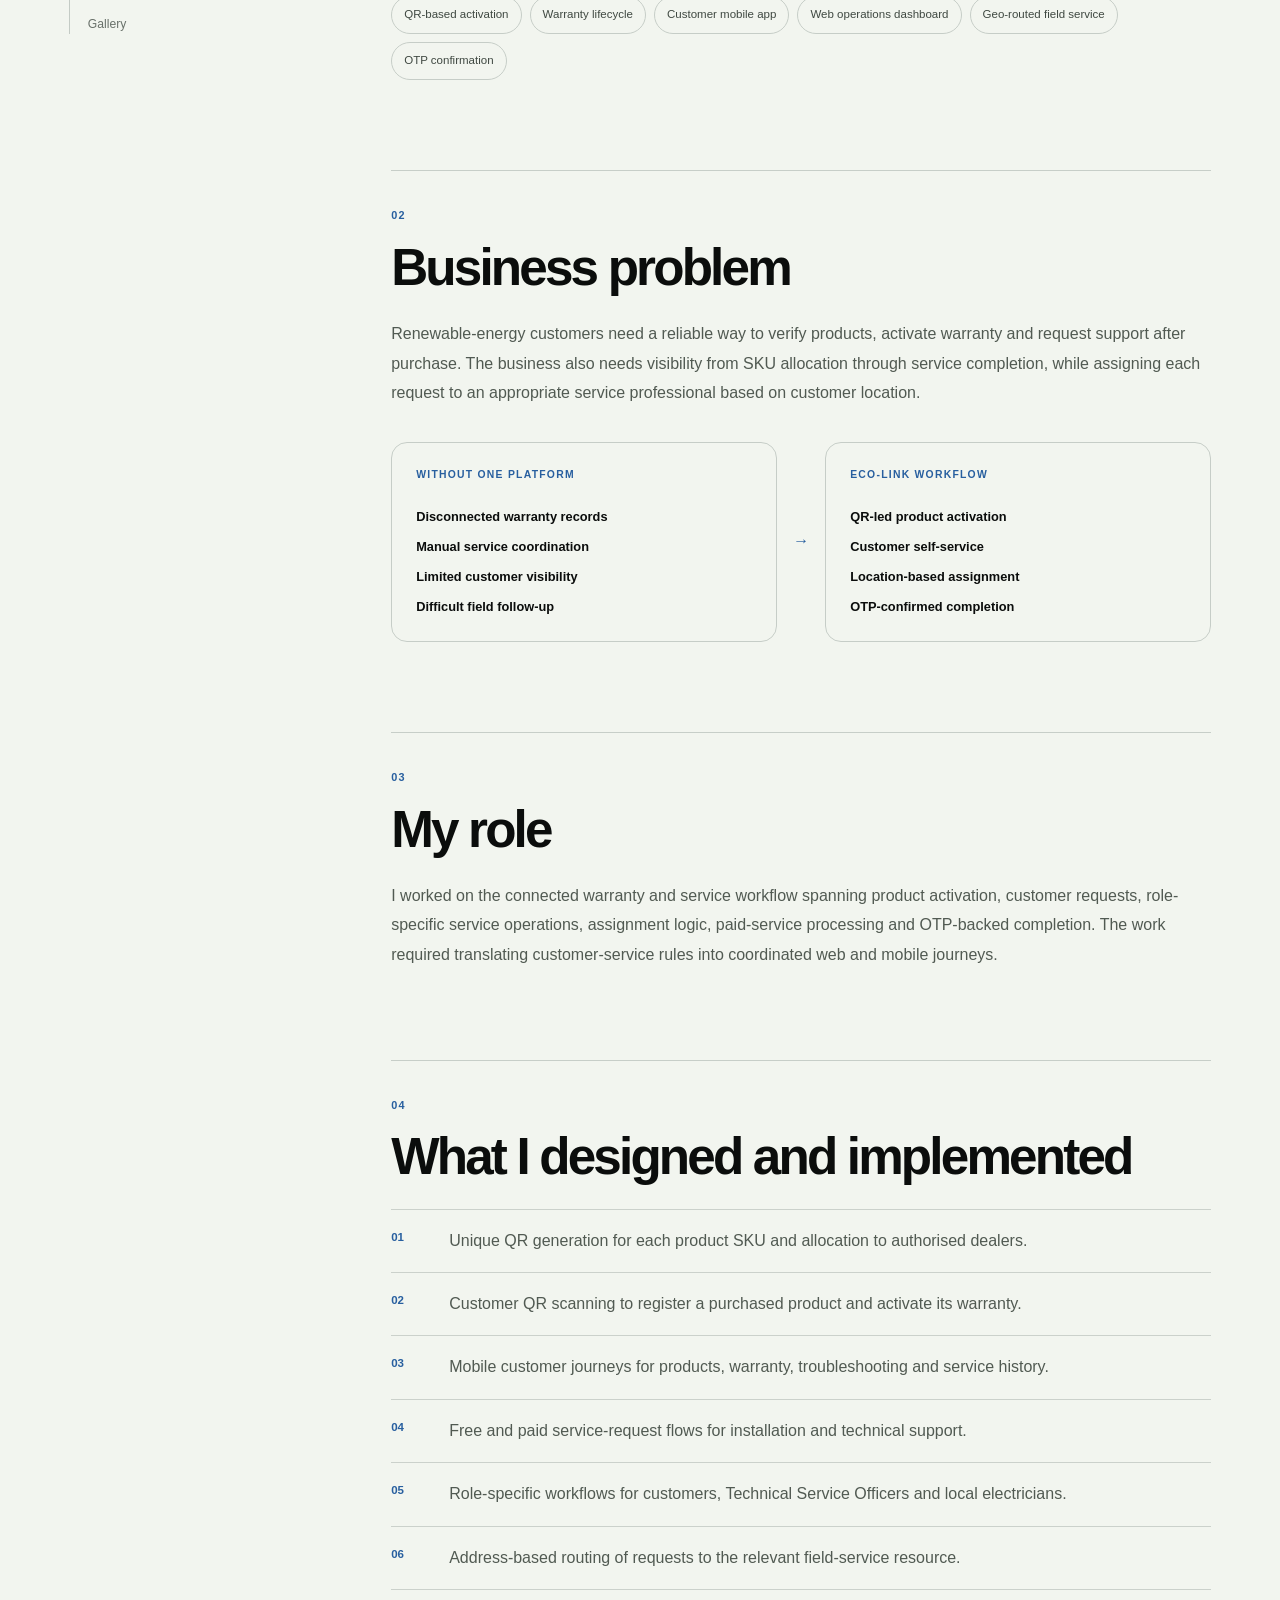
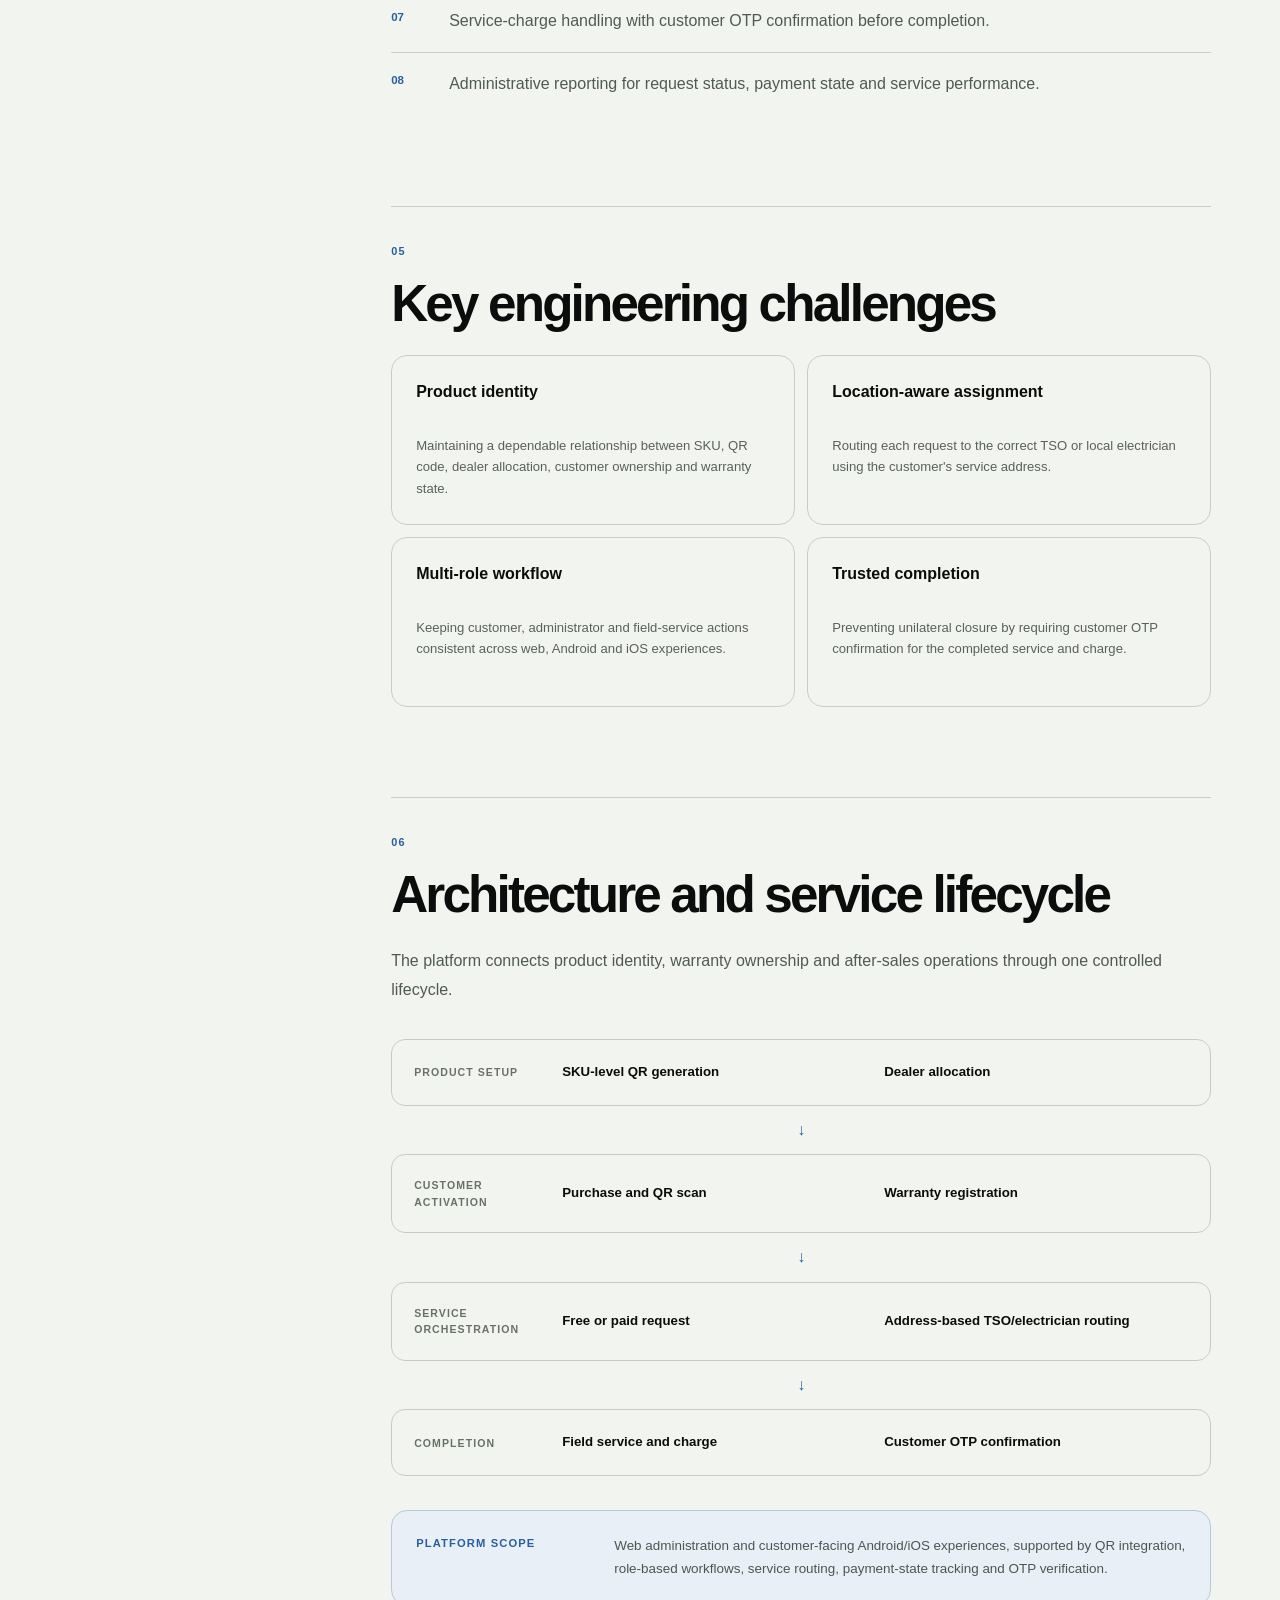
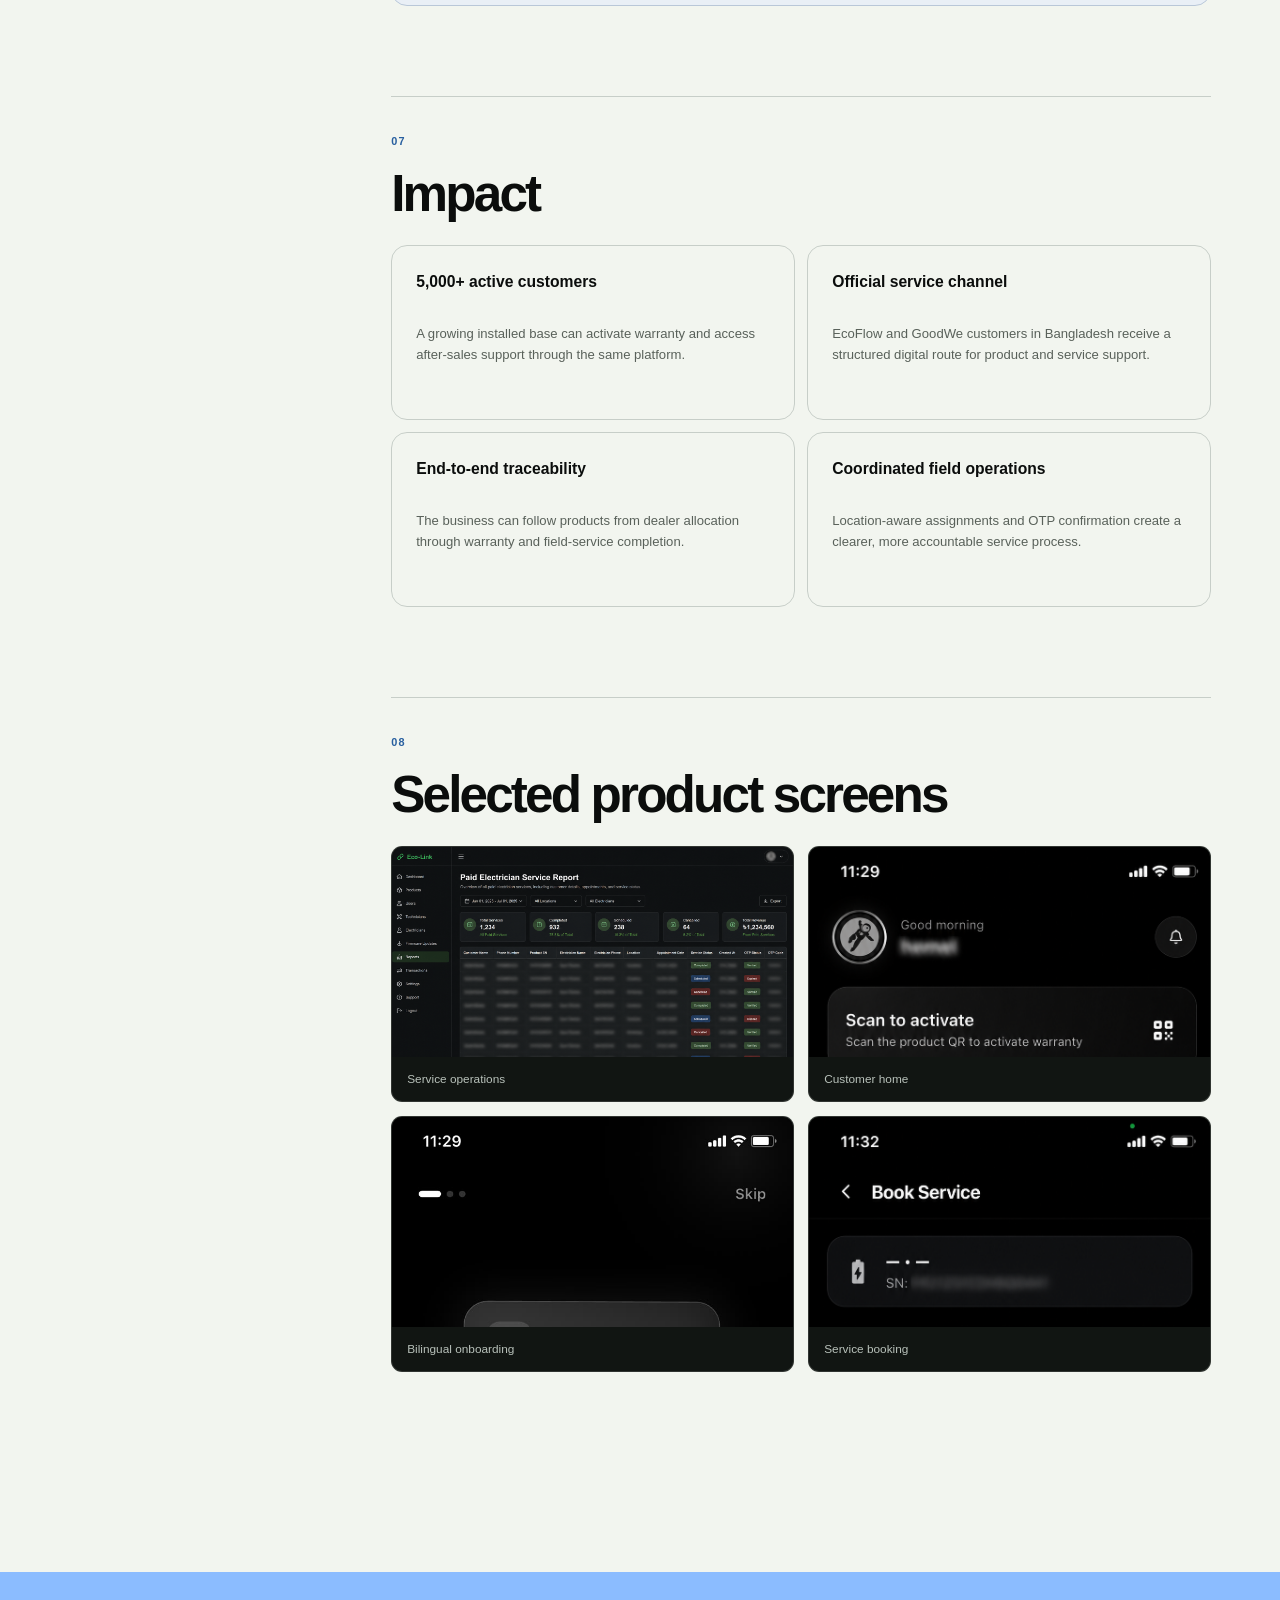
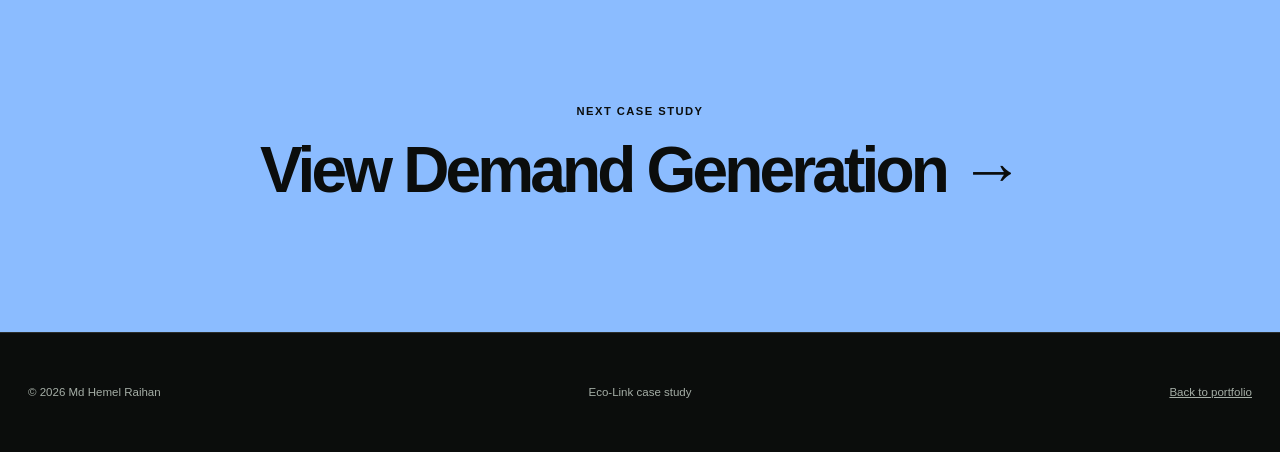
<file: case-studies/ecolink.html>
<!doctype html>
<html lang="en">
<head>
  <meta charset="utf-8">
  <meta name="viewport" content="width=device-width, initial-scale=1">
  <meta name="description" content="Eco-Link case study by Md Hemel Raihan — Bangladesh's official customer-service platform for EcoFlow and GoodWe products.">
  <meta name="theme-color" content="#0b0d0c">
  <script>document.documentElement.classList.add('js');</script>
  <title>Eco-Link Case Study — Md Hemel Raihan</title>
  <link rel="stylesheet" href="../style.css">
</head>
<body class="case-study-page">
  <a class="skip-link" href="#main">Skip to content</a>
  <header class="site-header" id="siteHeader">
    <a class="brand" href="../index.html" aria-label="Back to Hemel Raihan portfolio"><span class="brand-mark">HR</span><span class="brand-copy">Hemel Raihan<small>Senior Software Engineer</small></span></a>
    <button class="menu-toggle" id="menuToggle" aria-expanded="false" aria-controls="siteNav" aria-label="Open navigation"><span></span><span></span></button>
    <nav class="site-nav" id="siteNav" aria-label="Case study navigation"><a href="../index.html#work">All work</a><a href="../index.html#experience">Experience</a><a href="../assets/resume/hemel-raihan-cv.pdf" target="_blank" rel="noopener">Résumé</a><a class="nav-cta" href="../index.html#contact">Let's talk <span aria-hidden="true">↗</span></a></nav>
  </header>

  <main id="main">
    <section class="case-hero" id="overview">
      <div class="case-breadcrumb reveal"><a href="../index.html#work">Selected work</a><span>/</span><span>Eco-Link</span></div>
      <div class="case-hero-grid">
        <div class="reveal">
          <p class="eyebrow"><span class="status-dot"></span> Warranty · Customer service · Field operations</p>
          <h1>Eco-Link</h1>
          <p class="case-lead">Bangladesh's official warranty and customer-service platform for global renewable-energy brands EcoFlow and GoodWe, connecting product activation, customers and field-service teams in one ecosystem.</p>
        </div>
        <div class="case-metrics reveal" aria-label="Project scale"><div><strong>5,000+</strong><span>active customers</span></div><div><strong>3</strong><span>service-side user roles</span></div><div><strong>Web + Apps</strong><span>connected platform</span></div></div>
      </div>
      <figure class="case-cover reveal"><img src="../assets/projects/ecolink/01-admin-service-report-redacted.png" alt="Privacy-safe Eco-Link service operations dashboard"></figure>
    </section>

    <section class="case-body">
      <aside class="case-toc reveal" aria-label="Case study contents"><span>Case study</span><a href="#project-overview">Overview</a><a href="#business-problem">Business problem</a><a href="#my-role">My role</a><a href="#implementation">Implementation</a><a href="#challenges">Engineering challenges</a><a href="#architecture">Architecture</a><a href="#impact">Impact</a><a href="#gallery">Gallery</a></aside>

      <article class="case-content">
        <section class="case-section reveal" id="project-overview">
          <span class="case-section-number">01</span><h2>Overview</h2>
          <p>Eco-Link manages the product lifecycle after import and sale: SKU-level QR generation, dealer allocation, customer warranty activation and ongoing free or paid service. It gives customers a mobile service channel while providing operational tools for administrators, Technical Service Officers and local electricians.</p>
          <div class="case-stack"><span>QR-based activation</span><span>Warranty lifecycle</span><span>Customer mobile app</span><span>Web operations dashboard</span><span>Geo-routed field service</span><span>OTP confirmation</span></div>
        </section>

        <section class="case-section reveal" id="business-problem">
          <span class="case-section-number">02</span><h2>Business problem</h2>
          <p>Renewable-energy customers need a reliable way to verify products, activate warranty and request support after purchase. The business also needs visibility from SKU allocation through service completion, while assigning each request to an appropriate service professional based on customer location.</p>
          <div class="before-after"><div><span>Without one platform</span><strong>Disconnected warranty records</strong><strong>Manual service coordination</strong><strong>Limited customer visibility</strong><strong>Difficult field follow-up</strong></div><i aria-hidden="true">→</i><div><span>Eco-Link workflow</span><strong>QR-led product activation</strong><strong>Customer self-service</strong><strong>Location-based assignment</strong><strong>OTP-confirmed completion</strong></div></div>
        </section>

        <section class="case-section reveal" id="my-role">
          <span class="case-section-number">03</span><h2>My role</h2>
          <p>I worked on the connected warranty and service workflow spanning product activation, customer requests, role-specific service operations, assignment logic, paid-service processing and OTP-backed completion. The work required translating customer-service rules into coordinated web and mobile journeys.</p>
        </section>

        <section class="case-section reveal" id="implementation">
          <span class="case-section-number">04</span><h2>What I designed and implemented</h2>
          <ul class="case-feature-list">
            <li>Unique QR generation for each product SKU and allocation to authorised dealers.</li>
            <li>Customer QR scanning to register a purchased product and activate its warranty.</li>
            <li>Mobile customer journeys for products, warranty, troubleshooting and service history.</li>
            <li>Free and paid service-request flows for installation and technical support.</li>
            <li>Role-specific workflows for customers, Technical Service Officers and local electricians.</li>
            <li>Address-based routing of requests to the relevant field-service resource.</li>
            <li>Service-charge handling with customer OTP confirmation before completion.</li>
            <li>Administrative reporting for request status, payment state and service performance.</li>
          </ul>
        </section>

        <section class="case-section reveal" id="challenges">
          <span class="case-section-number">05</span><h2>Key engineering challenges</h2>
          <div class="challenge-grid"><div><strong>Product identity</strong><p>Maintaining a dependable relationship between SKU, QR code, dealer allocation, customer ownership and warranty state.</p></div><div><strong>Location-aware assignment</strong><p>Routing each request to the correct TSO or local electrician using the customer's service address.</p></div><div><strong>Multi-role workflow</strong><p>Keeping customer, administrator and field-service actions consistent across web, Android and iOS experiences.</p></div><div><strong>Trusted completion</strong><p>Preventing unilateral closure by requiring customer OTP confirmation for the completed service and charge.</p></div></div>
        </section>

        <section class="case-section reveal" id="architecture">
          <span class="case-section-number">06</span><h2>Architecture and service lifecycle</h2>
          <p>The platform connects product identity, warranty ownership and after-sales operations through one controlled lifecycle.</p>
          <div class="architecture-flow"><div><span>Product setup</span><strong>SKU-level QR generation</strong><strong>Dealer allocation</strong></div><i aria-hidden="true">↓</i><div><span>Customer activation</span><strong>Purchase and QR scan</strong><strong>Warranty registration</strong></div><i aria-hidden="true">↓</i><div><span>Service orchestration</span><strong>Free or paid request</strong><strong>Address-based TSO/electrician routing</strong></div><i aria-hidden="true">↓</i><div><span>Completion</span><strong>Field service and charge</strong><strong>Customer OTP confirmation</strong></div></div>
          <div class="ownership-note"><strong>Platform scope</strong><p>Web administration and customer-facing Android/iOS experiences, supported by QR integration, role-based workflows, service routing, payment-state tracking and OTP verification.</p></div>
        </section>

        <section class="case-section reveal" id="impact">
          <span class="case-section-number">07</span><h2>Impact</h2>
          <div class="impact-outcomes"><div><strong>5,000+ active customers</strong><p>A growing installed base can activate warranty and access after-sales support through the same platform.</p></div><div><strong>Official service channel</strong><p>EcoFlow and GoodWe customers in Bangladesh receive a structured digital route for product and service support.</p></div><div><strong>End-to-end traceability</strong><p>The business can follow products from dealer allocation through warranty and field-service completion.</p></div><div><strong>Coordinated field operations</strong><p>Location-aware assignments and OTP confirmation create a clearer, more accountable service process.</p></div></div>
        </section>

        <section class="case-section reveal" id="gallery">
          <span class="case-section-number">08</span><h2>Selected product screens</h2>
          <div class="case-gallery">
            <button class="gallery-thumb" type="button" data-image="../assets/projects/ecolink/01-admin-service-report-redacted.png" data-caption="Privacy-safe paid-service operations and reporting dashboard"><img src="../assets/projects/ecolink/01-admin-service-report-redacted.png" alt="Open Eco-Link service dashboard screenshot"><span>Service operations</span></button>
            <button class="gallery-thumb" type="button" data-image="../assets/projects/ecolink/02-app-home-redacted.png" data-caption="Customer app home with warranty activation and service access"><img src="../assets/projects/ecolink/02-app-home-redacted.png" alt="Open Eco-Link customer app home screenshot"><span>Customer home</span></button>
            <button class="gallery-thumb" type="button" data-image="../assets/projects/ecolink/03-language-selection.jpeg" data-caption="Bilingual onboarding for English and Bangla users"><img src="../assets/projects/ecolink/03-language-selection.jpeg" alt="Open Eco-Link language selection screenshot"><span>Bilingual onboarding</span></button>
            <button class="gallery-thumb" type="button" data-image="../assets/projects/ecolink/04-service-booking-redacted.png" data-caption="Paid and free service selection with booking confirmation"><img src="../assets/projects/ecolink/04-service-booking-redacted.png" alt="Open Eco-Link service booking screenshot"><span>Service booking</span></button>
          </div>
        </section>
      </article>
    </section>

    <section class="case-next"><p>Next case study</p><a href="demand-generation.html">View Demand Generation <span aria-hidden="true">→</span></a></section>
  </main>

  <footer class="site-footer"><p>© <span id="currentYear"></span> Md Hemel Raihan</p><p>Eco-Link case study</p><p><a href="../index.html">Back to portfolio</a></p></footer>
  <dialog class="lightbox" id="lightbox" aria-label="Project screenshot preview"><div class="lightbox-inner"><button class="lightbox-close" id="lightboxClose" type="button" aria-label="Close screenshot">×</button><img id="lightboxImage" alt=""><p id="lightboxCaption"></p></div></dialog>
  <script src="../script.js"></script>
</body>
</html>
</file>
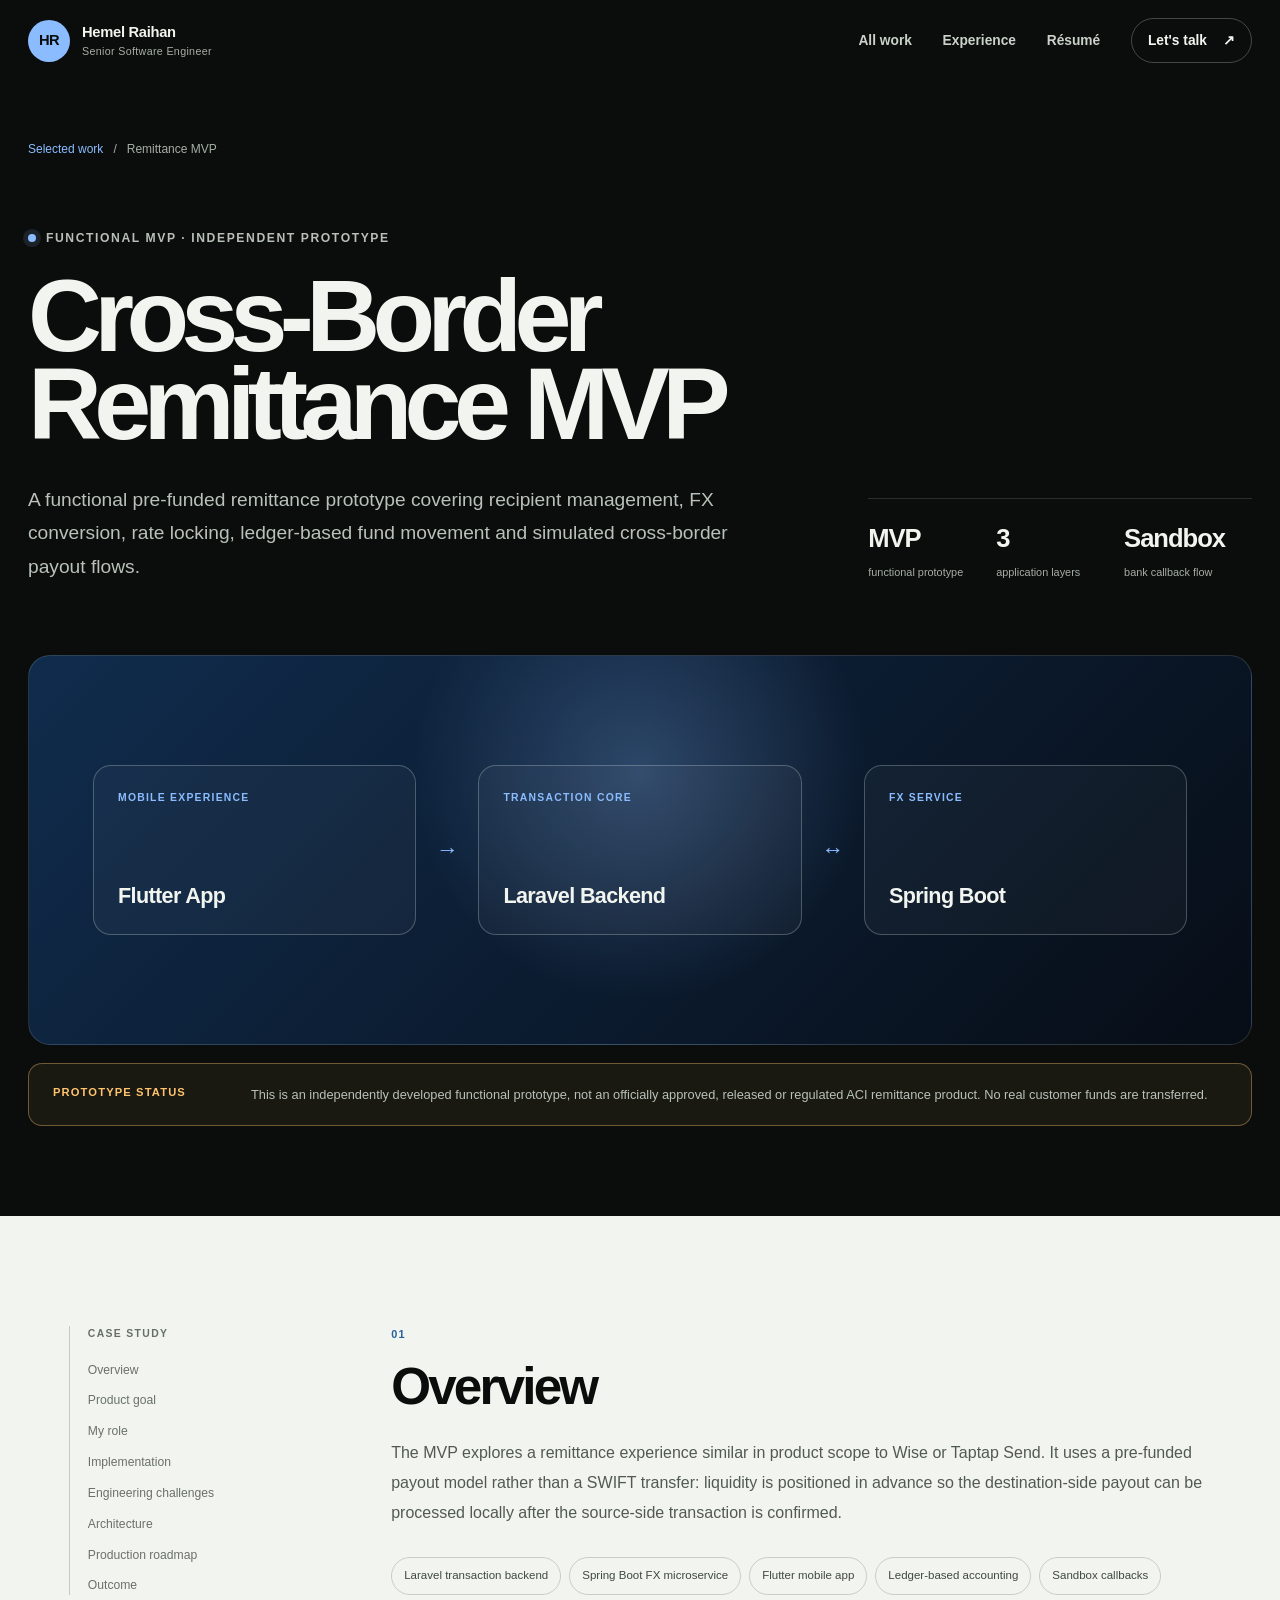
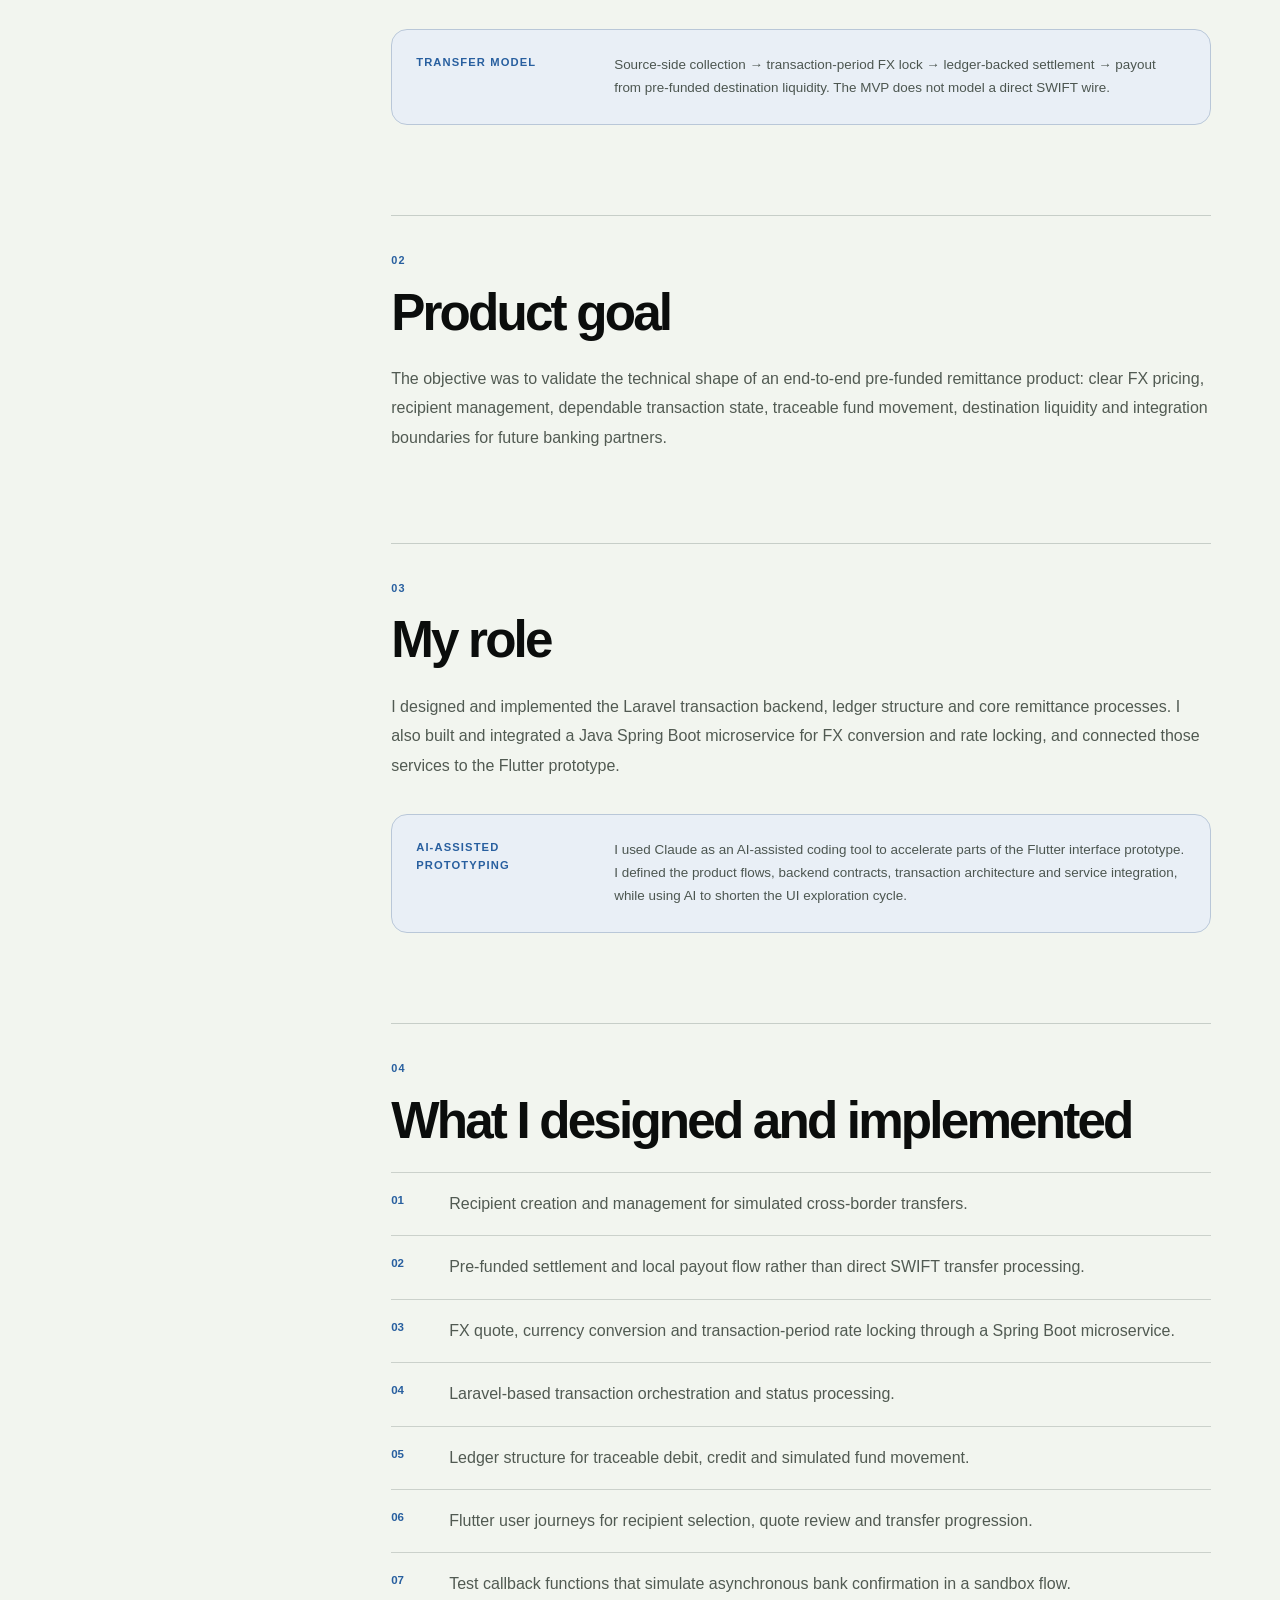
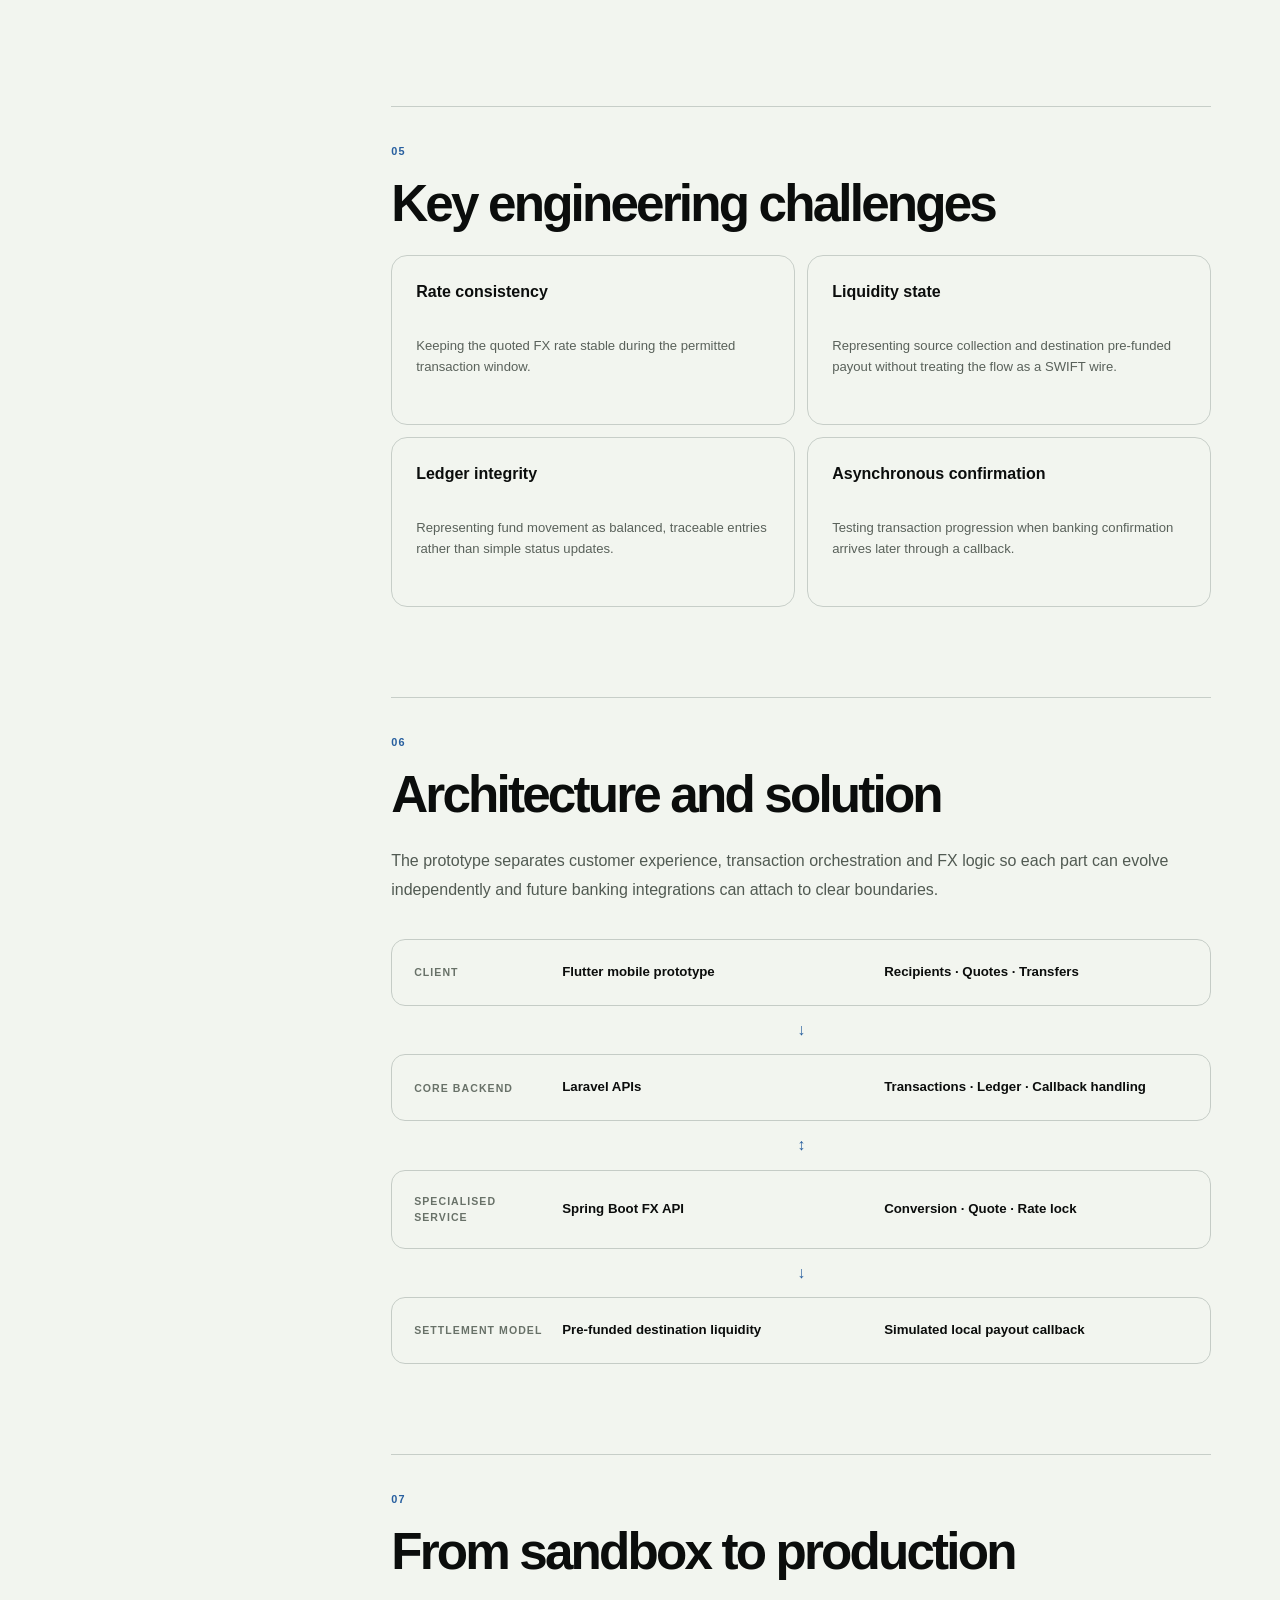
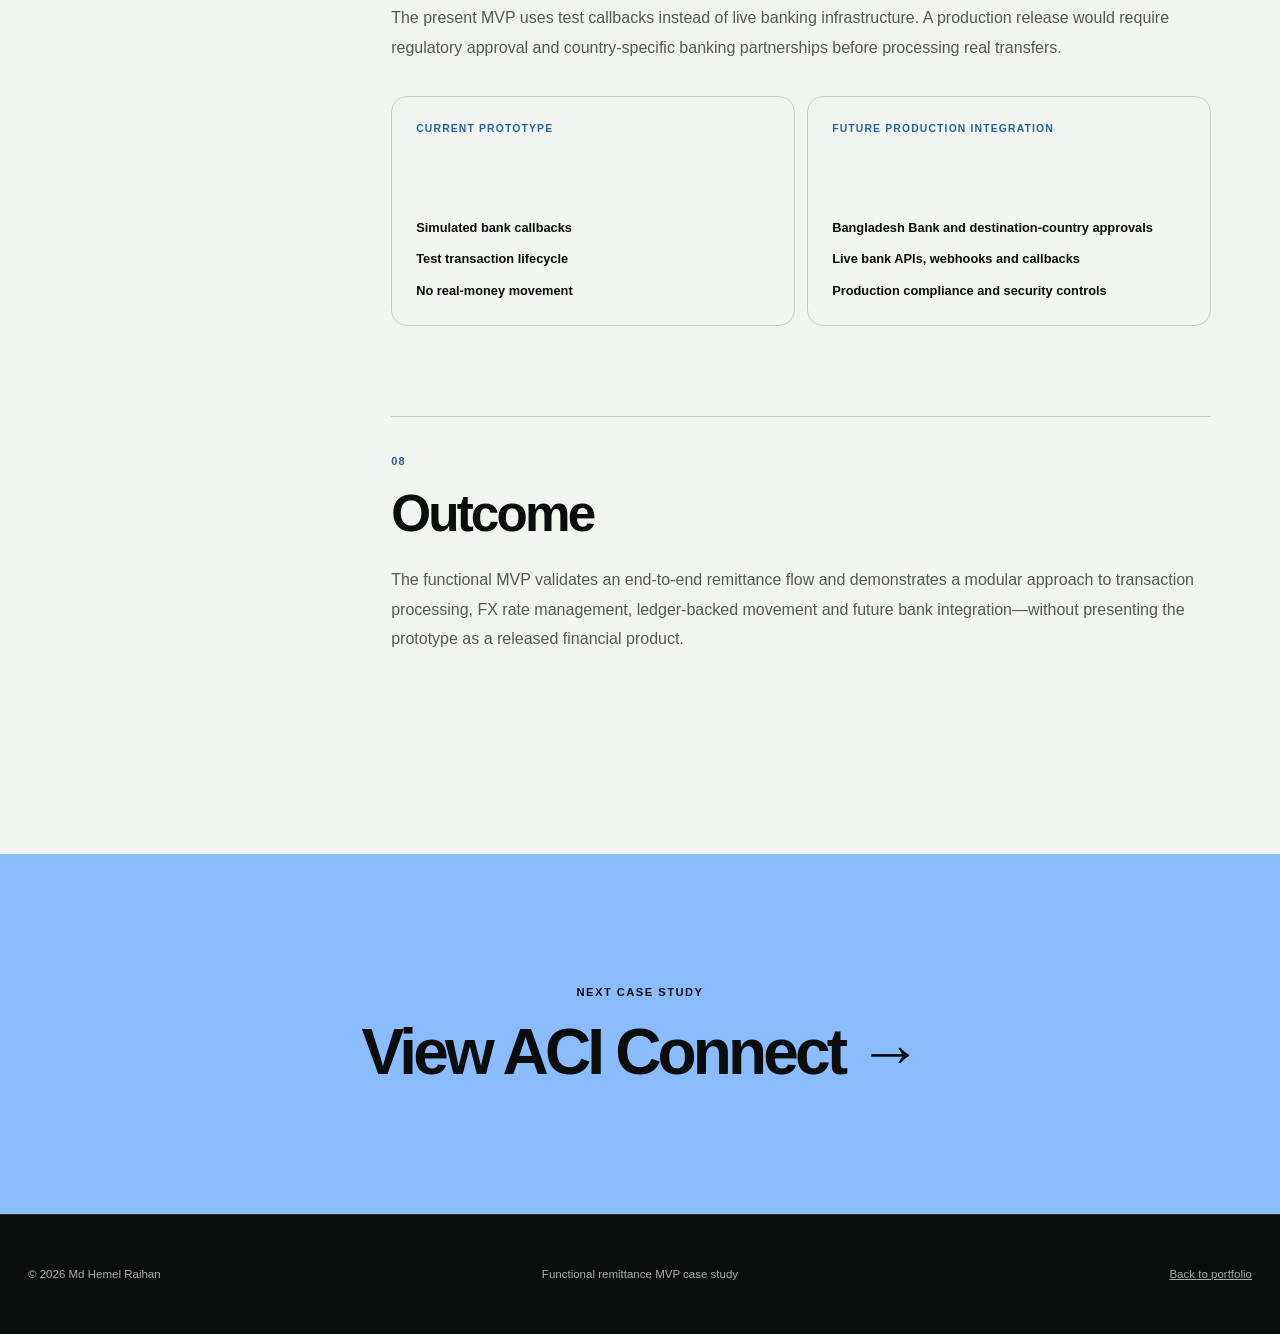
<file: case-studies/remittance-mvp.html>
<!doctype html>
<html lang="en">
<head>
  <meta charset="utf-8">
  <meta name="viewport" content="width=device-width, initial-scale=1">
  <meta name="description" content="Functional cross-border remittance MVP by Md Hemel Raihan using Laravel, Spring Boot and Flutter.">
  <meta name="theme-color" content="#0b0d0c">
  <script>document.documentElement.classList.add('js');</script>
  <title>Cross-Border Remittance MVP — Md Hemel Raihan</title>
  <link rel="stylesheet" href="../style.css">
</head>
<body class="case-study-page">
  <a class="skip-link" href="#main">Skip to content</a>
  <header class="site-header" id="siteHeader">
    <a class="brand" href="../index.html" aria-label="Back to Hemel Raihan portfolio"><span class="brand-mark">HR</span><span class="brand-copy">Hemel Raihan<small>Senior Software Engineer</small></span></a>
    <button class="menu-toggle" id="menuToggle" aria-expanded="false" aria-controls="siteNav" aria-label="Open navigation"><span></span><span></span></button>
    <nav class="site-nav" id="siteNav" aria-label="Case study navigation"><a href="../index.html#work">All work</a><a href="../index.html#experience">Experience</a><a href="../assets/resume/hemel-raihan-cv.pdf" target="_blank" rel="noopener">Résumé</a><a class="nav-cta" href="../index.html#contact">Let's talk <span aria-hidden="true">↗</span></a></nav>
  </header>

  <main id="main">
    <section class="case-hero" id="overview">
      <div class="case-breadcrumb reveal"><a href="../index.html#work">Selected work</a><span>/</span><span>Remittance MVP</span></div>
      <div class="case-hero-grid">
        <div class="reveal">
          <p class="eyebrow"><span class="status-dot"></span> Functional MVP · Independent prototype</p>
          <h1>Cross-Border<br>Remittance MVP</h1>
          <p class="case-lead">A functional pre-funded remittance prototype covering recipient management, FX conversion, rate locking, ledger-based fund movement and simulated cross-border payout flows.</p>
        </div>
        <div class="case-metrics reveal" aria-label="Prototype scope"><div><strong>MVP</strong><span>functional prototype</span></div><div><strong>3</strong><span>application layers</span></div><div><strong>Sandbox</strong><span>bank callback flow</span></div></div>
      </div>
      <div class="case-cover remittance-case-cover reveal" aria-label="Remittance prototype architecture preview">
        <div><span>Mobile experience</span><strong>Flutter App</strong></div><i>→</i><div><span>Transaction core</span><strong>Laravel Backend</strong></div><i>↔</i><div><span>FX service</span><strong>Spring Boot</strong></div>
      </div>
      <div class="prototype-notice reveal"><strong>Prototype status</strong><p>This is an independently developed functional prototype, not an officially approved, released or regulated ACI remittance product. No real customer funds are transferred.</p></div>
    </section>

    <section class="case-body">
      <aside class="case-toc reveal" aria-label="Case study contents"><span>Case study</span><a href="#project-overview">Overview</a><a href="#business-problem">Product goal</a><a href="#my-role">My role</a><a href="#implementation">Implementation</a><a href="#challenges">Engineering challenges</a><a href="#architecture">Architecture</a><a href="#roadmap">Production roadmap</a><a href="#impact">Outcome</a></aside>

      <article class="case-content">
        <section class="case-section reveal" id="project-overview">
          <span class="case-section-number">01</span><h2>Overview</h2>
          <p>The MVP explores a remittance experience similar in product scope to Wise or Taptap Send. It uses a pre-funded payout model rather than a SWIFT transfer: liquidity is positioned in advance so the destination-side payout can be processed locally after the source-side transaction is confirmed.</p>
          <div class="case-stack"><span>Laravel transaction backend</span><span>Spring Boot FX microservice</span><span>Flutter mobile app</span><span>Ledger-based accounting</span><span>Sandbox callbacks</span></div>
          <div class="ownership-note"><strong>Transfer model</strong><p>Source-side collection → transaction-period FX lock → ledger-backed settlement → payout from pre-funded destination liquidity. The MVP does not model a direct SWIFT wire.</p></div>
        </section>

        <section class="case-section reveal" id="business-problem">
          <span class="case-section-number">02</span><h2>Product goal</h2>
          <p>The objective was to validate the technical shape of an end-to-end pre-funded remittance product: clear FX pricing, recipient management, dependable transaction state, traceable fund movement, destination liquidity and integration boundaries for future banking partners.</p>
        </section>

        <section class="case-section reveal" id="my-role">
          <span class="case-section-number">03</span><h2>My role</h2>
          <p>I designed and implemented the Laravel transaction backend, ledger structure and core remittance processes. I also built and integrated a Java Spring Boot microservice for FX conversion and rate locking, and connected those services to the Flutter prototype.</p>
          <div class="ownership-note"><strong>AI-assisted prototyping</strong><p>I used Claude as an AI-assisted coding tool to accelerate parts of the Flutter interface prototype. I defined the product flows, backend contracts, transaction architecture and service integration, while using AI to shorten the UI exploration cycle.</p></div>
        </section>

        <section class="case-section reveal" id="implementation">
          <span class="case-section-number">04</span><h2>What I designed and implemented</h2>
          <ul class="case-feature-list">
            <li>Recipient creation and management for simulated cross-border transfers.</li>
            <li>Pre-funded settlement and local payout flow rather than direct SWIFT transfer processing.</li>
            <li>FX quote, currency conversion and transaction-period rate locking through a Spring Boot microservice.</li>
            <li>Laravel-based transaction orchestration and status processing.</li>
            <li>Ledger structure for traceable debit, credit and simulated fund movement.</li>
            <li>Flutter user journeys for recipient selection, quote review and transfer progression.</li>
            <li>Test callback functions that simulate asynchronous bank confirmation in a sandbox flow.</li>
          </ul>
        </section>

        <section class="case-section reveal" id="challenges">
          <span class="case-section-number">05</span><h2>Key engineering challenges</h2>
          <div class="challenge-grid"><div><strong>Rate consistency</strong><p>Keeping the quoted FX rate stable during the permitted transaction window.</p></div><div><strong>Liquidity state</strong><p>Representing source collection and destination pre-funded payout without treating the flow as a SWIFT wire.</p></div><div><strong>Ledger integrity</strong><p>Representing fund movement as balanced, traceable entries rather than simple status updates.</p></div><div><strong>Asynchronous confirmation</strong><p>Testing transaction progression when banking confirmation arrives later through a callback.</p></div></div>
        </section>

        <section class="case-section reveal" id="architecture">
          <span class="case-section-number">06</span><h2>Architecture and solution</h2>
          <p>The prototype separates customer experience, transaction orchestration and FX logic so each part can evolve independently and future banking integrations can attach to clear boundaries.</p>
          <div class="architecture-flow"><div><span>Client</span><strong>Flutter mobile prototype</strong><strong>Recipients · Quotes · Transfers</strong></div><i aria-hidden="true">↓</i><div><span>Core backend</span><strong>Laravel APIs</strong><strong>Transactions · Ledger · Callback handling</strong></div><i aria-hidden="true">↕</i><div><span>Specialised service</span><strong>Spring Boot FX API</strong><strong>Conversion · Quote · Rate lock</strong></div><i aria-hidden="true">↓</i><div><span>Settlement model</span><strong>Pre-funded destination liquidity</strong><strong>Simulated local payout callback</strong></div></div>
        </section>

        <section class="case-section reveal" id="roadmap">
          <span class="case-section-number">07</span><h2>From sandbox to production</h2>
          <p>The present MVP uses test callbacks instead of live banking infrastructure. A production release would require regulatory approval and country-specific banking partnerships before processing real transfers.</p>
          <div class="roadmap-grid"><div><span>Current prototype</span><strong>Simulated bank callbacks</strong><strong>Test transaction lifecycle</strong><strong>No real-money movement</strong></div><div><span>Future production integration</span><strong>Bangladesh Bank and destination-country approvals</strong><strong>Live bank APIs, webhooks and callbacks</strong><strong>Production compliance and security controls</strong></div></div>
        </section>

        <section class="case-section reveal" id="impact">
          <span class="case-section-number">08</span><h2>Outcome</h2>
          <p>The functional MVP validates an end-to-end remittance flow and demonstrates a modular approach to transaction processing, FX rate management, ledger-backed movement and future bank integration—without presenting the prototype as a released financial product.</p>
        </section>
      </article>
    </section>

    <section class="case-next"><p>Next case study</p><a href="aci-connect.html">View ACI Connect <span aria-hidden="true">→</span></a></section>
  </main>

  <footer class="site-footer"><p>© <span id="currentYear"></span> Md Hemel Raihan</p><p>Functional remittance MVP case study</p><p><a href="../index.html">Back to portfolio</a></p></footer>
  <dialog class="lightbox" id="lightbox" aria-label="Project screenshot preview"><div class="lightbox-inner"><button class="lightbox-close" id="lightboxClose" type="button" aria-label="Close screenshot">×</button><img id="lightboxImage" alt=""><p id="lightboxCaption"></p></div></dialog>
  <script src="../script.js"></script>
</body>
</html>
</file>
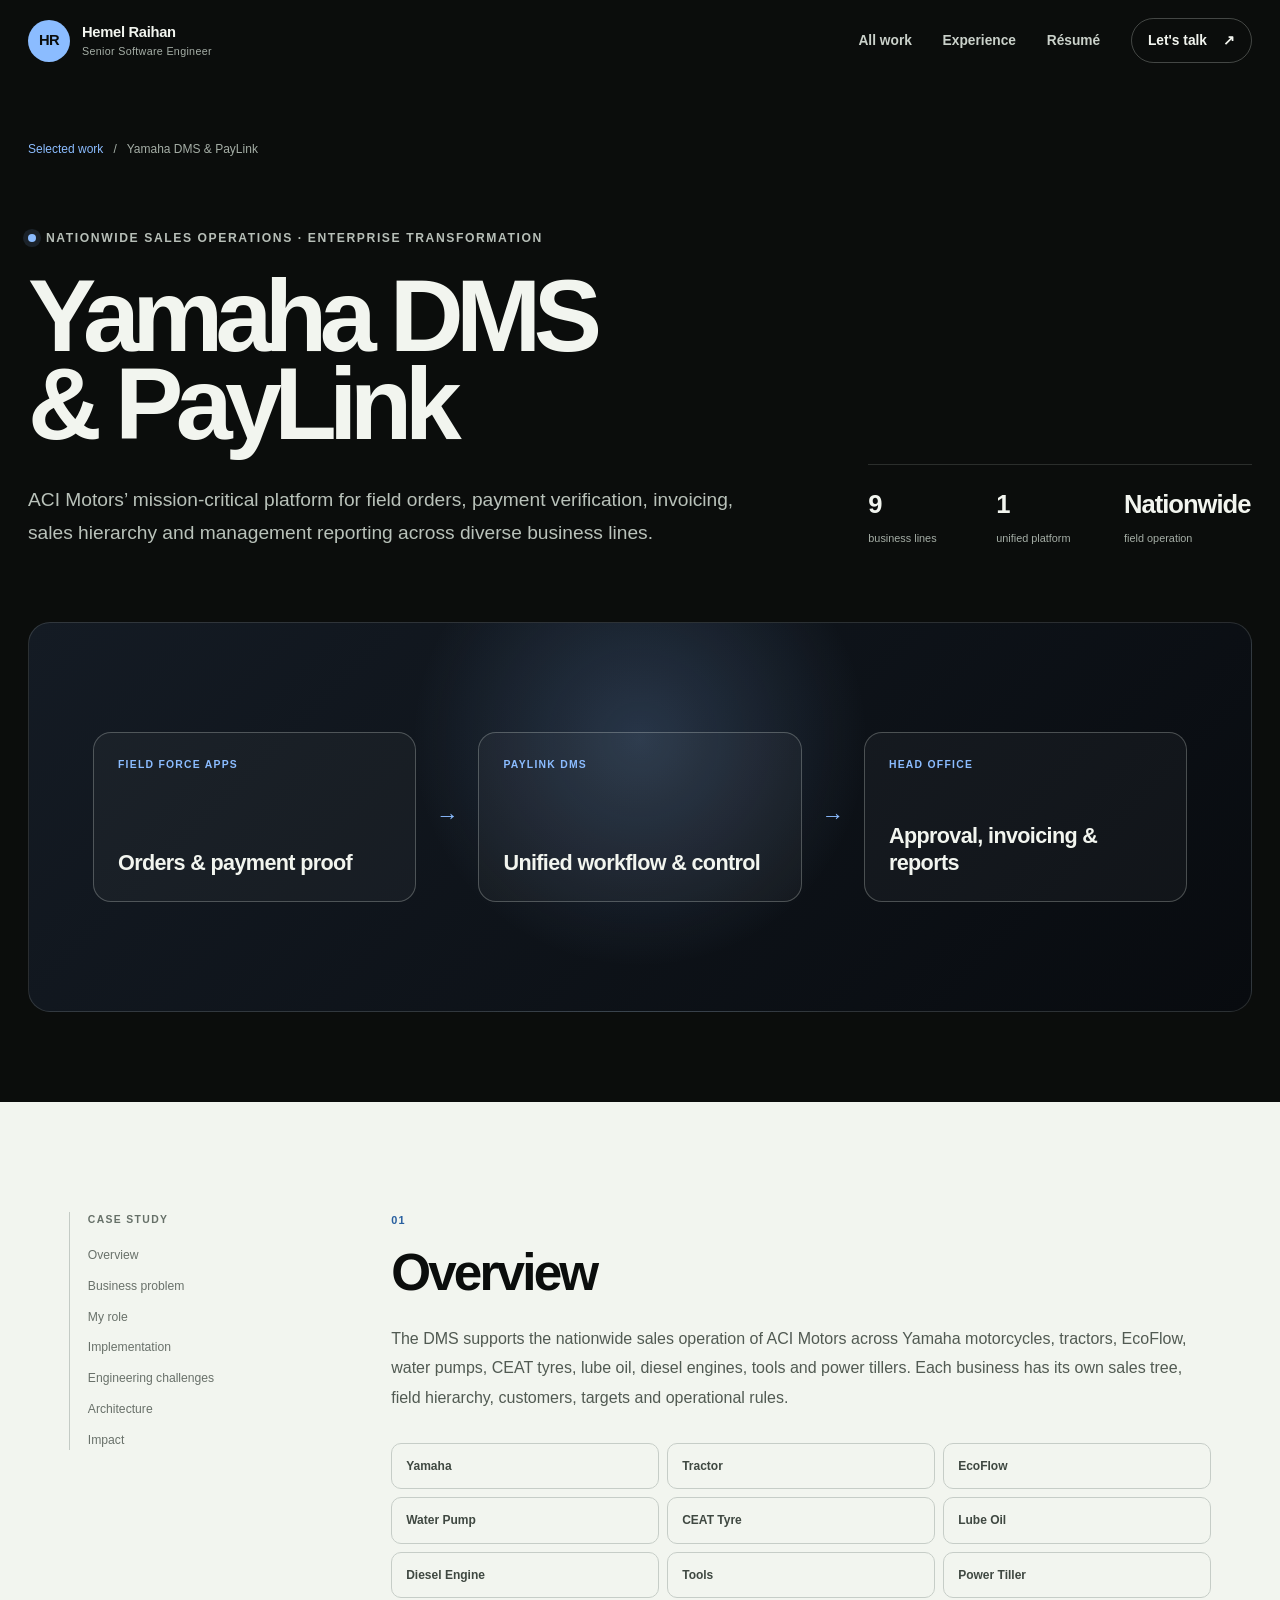
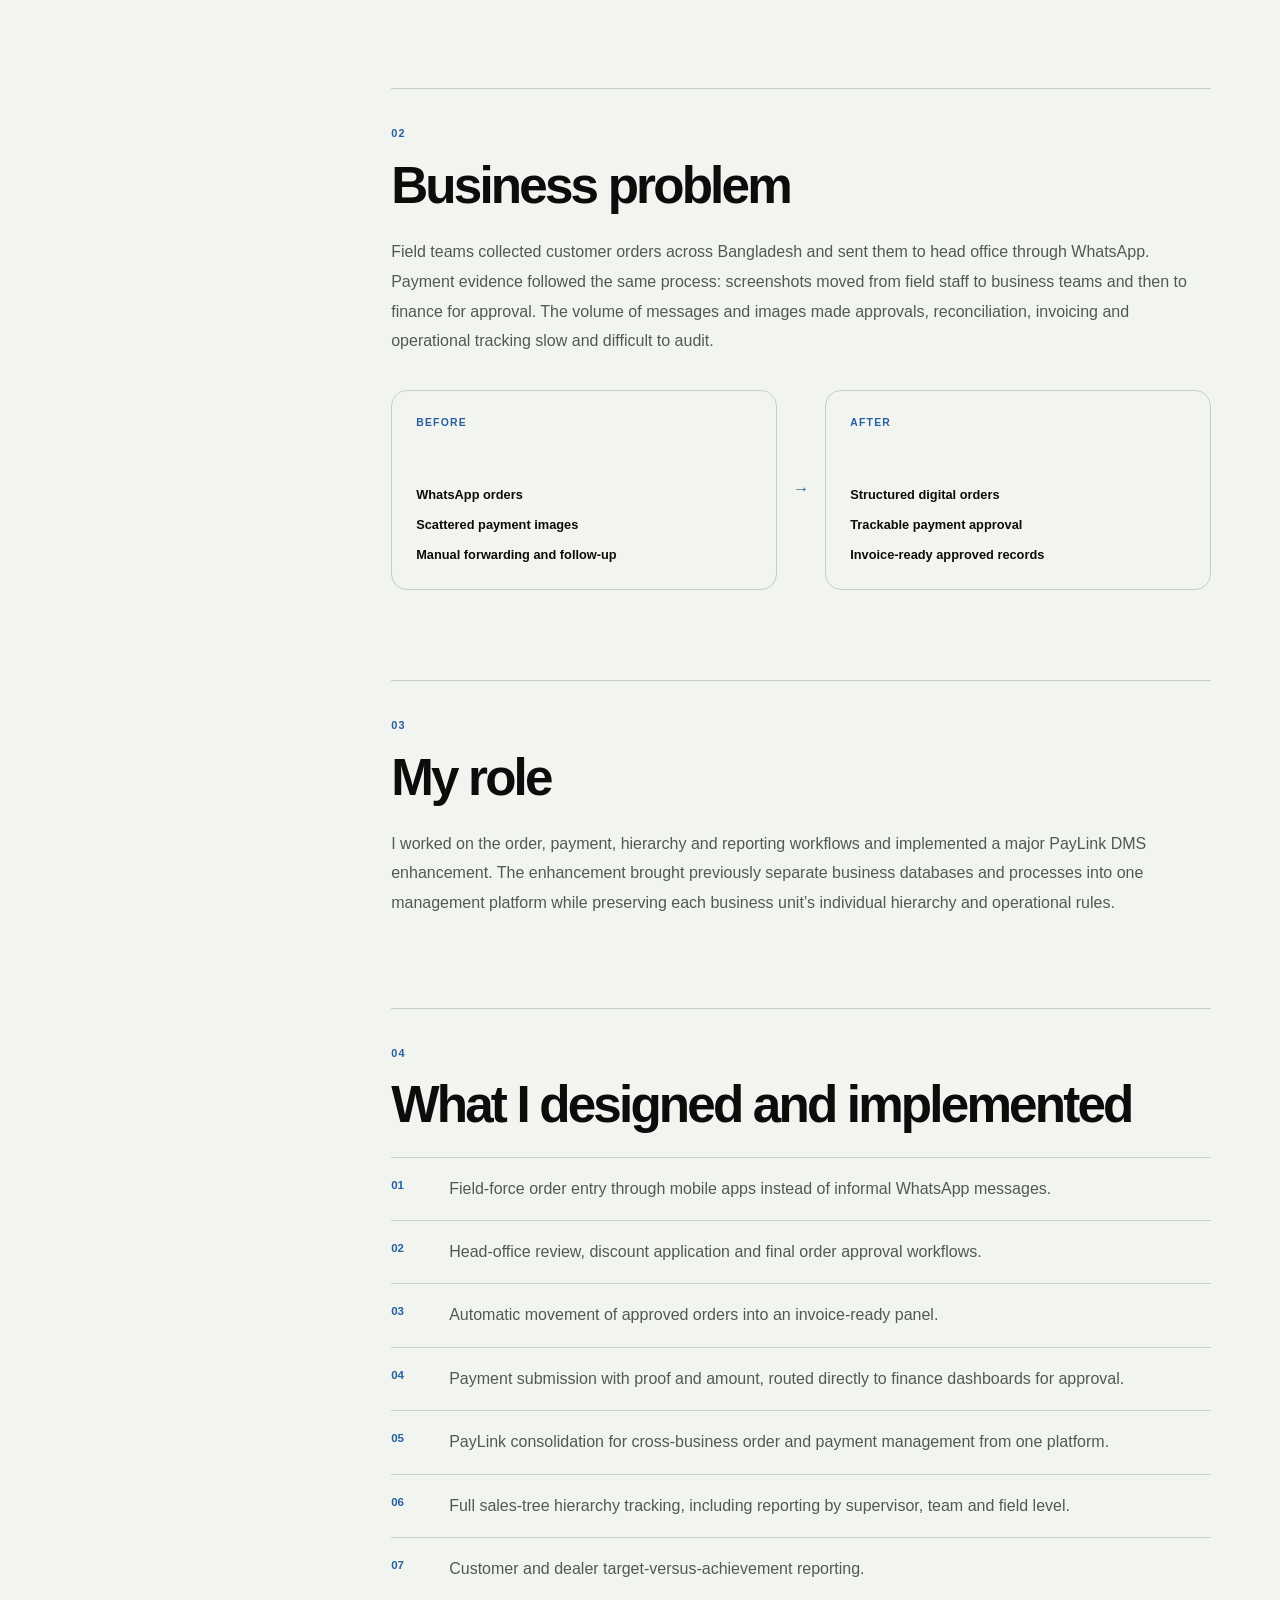
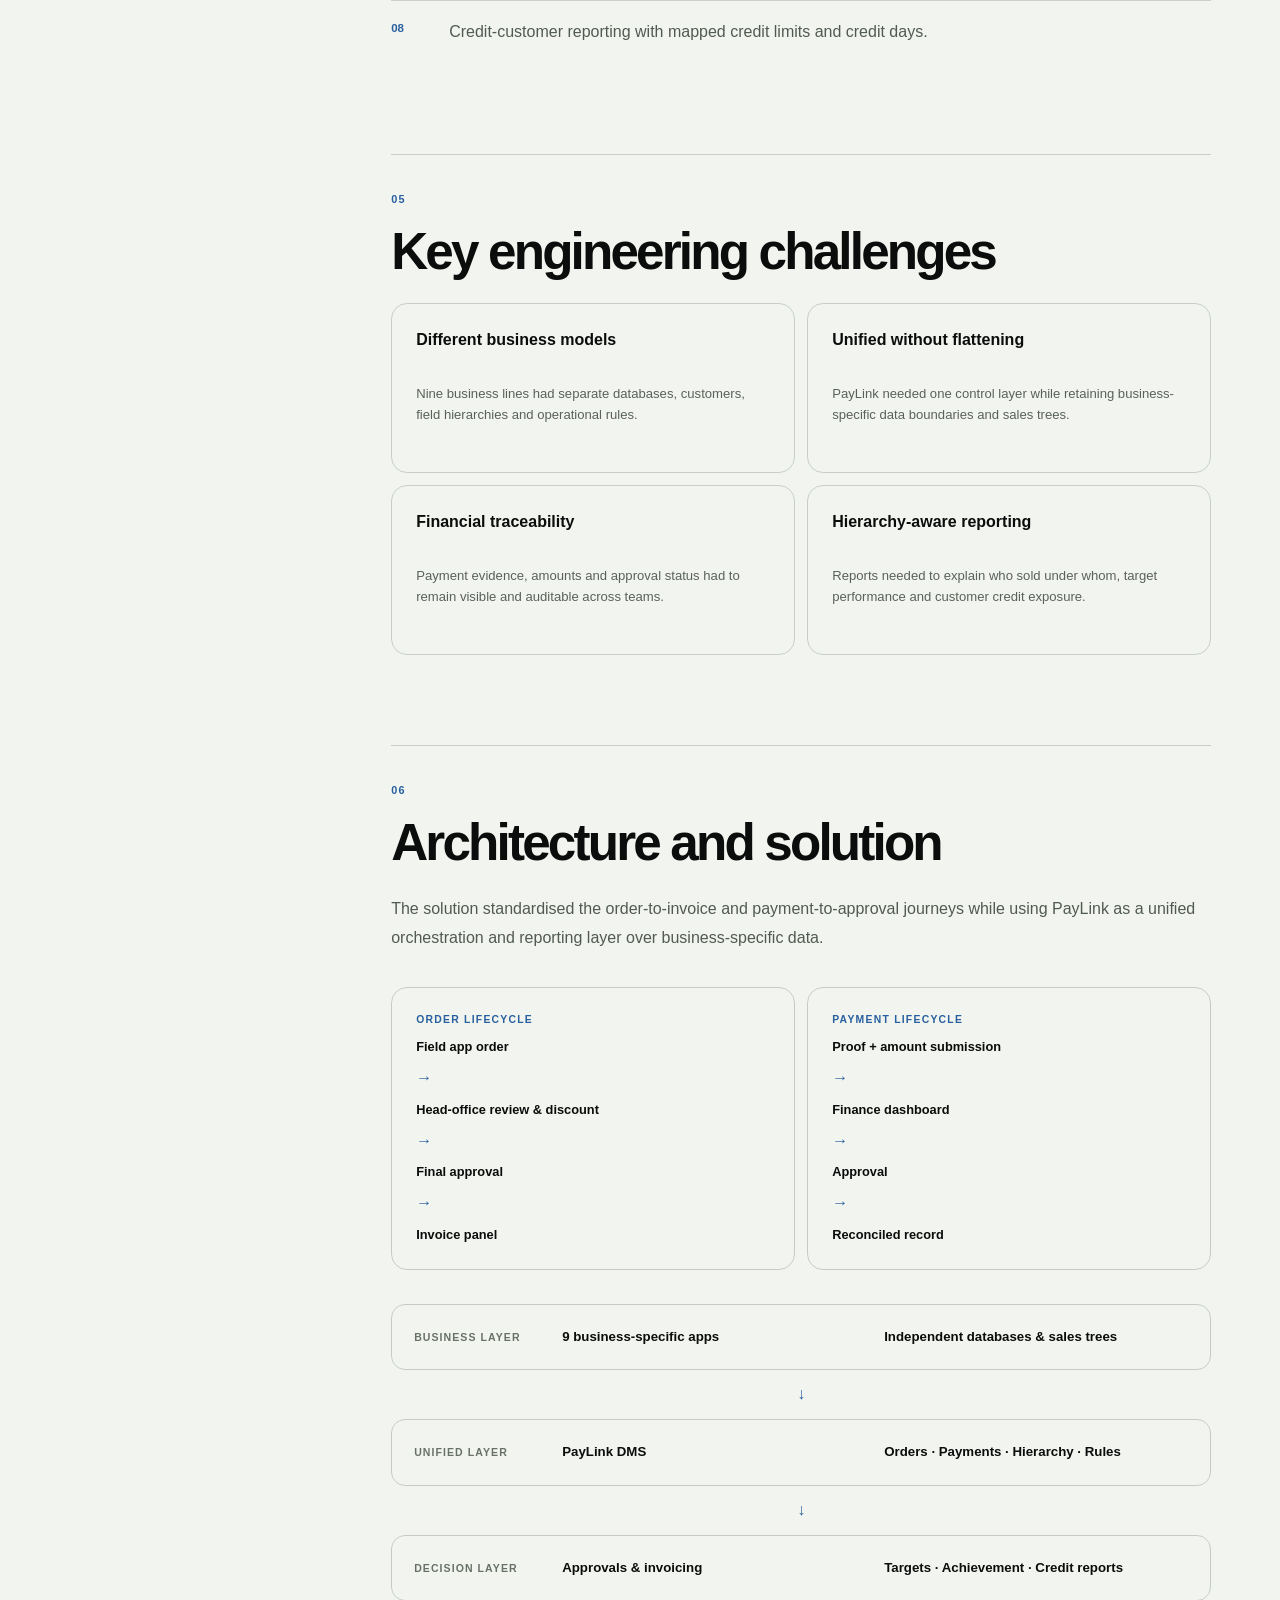
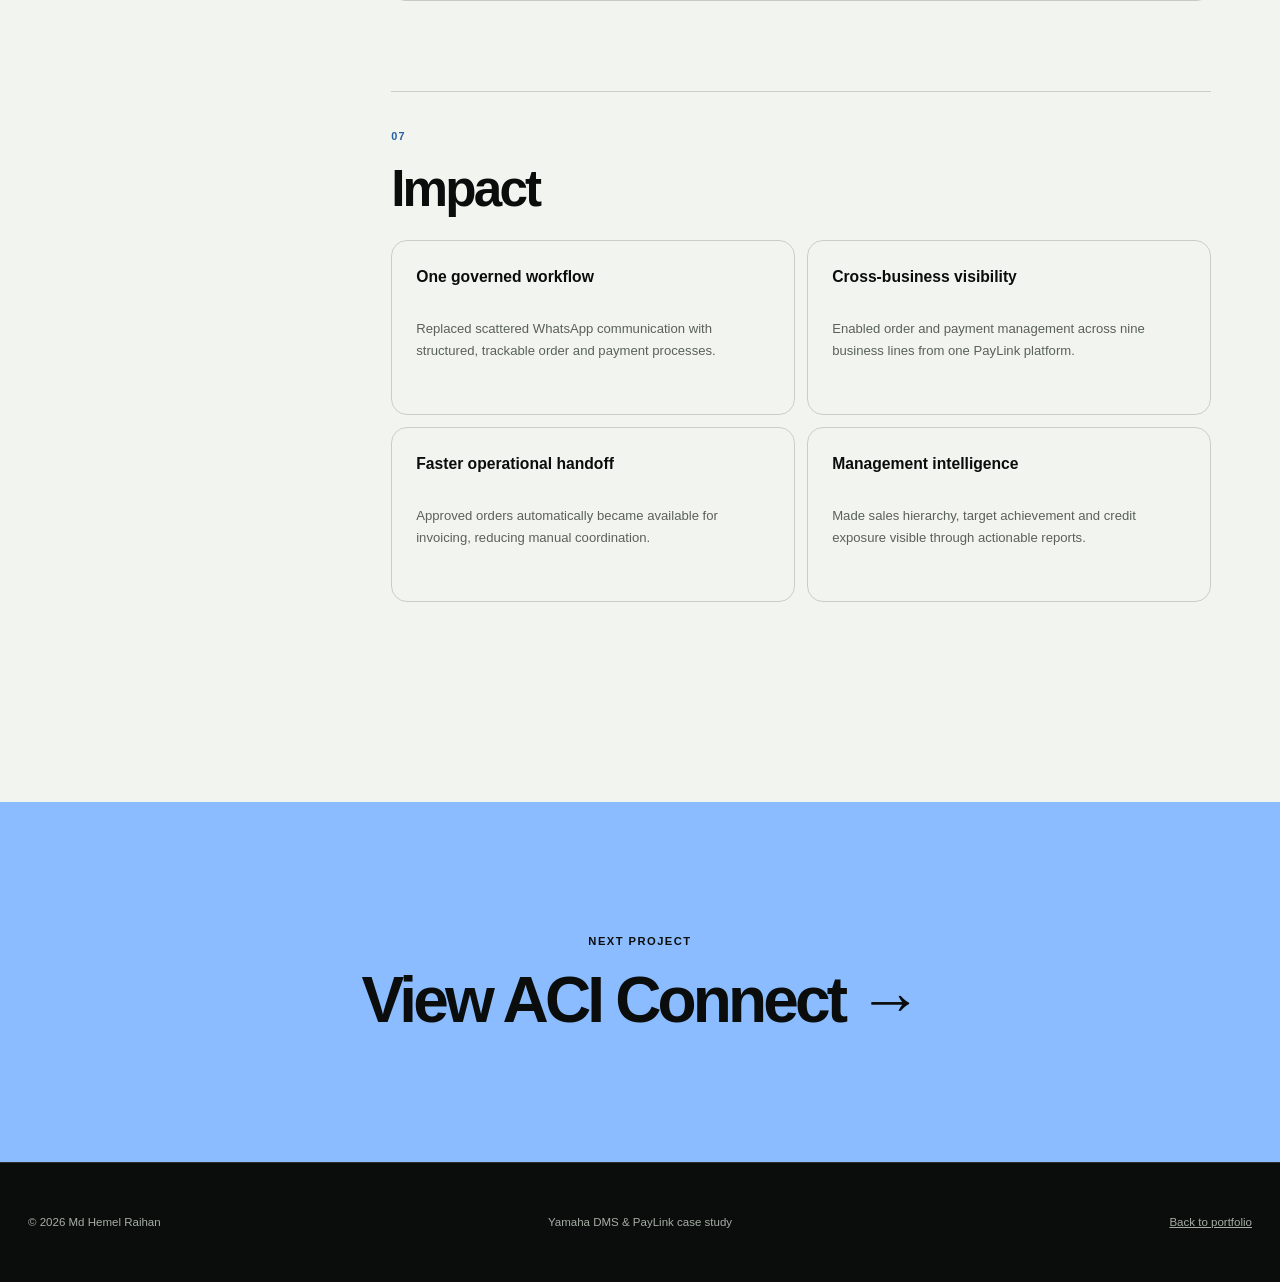
<file: case-studies/yamaha-dms.html>
<!doctype html>
<html lang="en">
<head>
  <meta charset="utf-8">
  <meta name="viewport" content="width=device-width, initial-scale=1">
  <meta name="description" content="Yamaha DMS and PayLink case study by Md Hemel Raihan — nationwide order, payment, sales hierarchy and reporting automation for ACI Motors.">
  <meta name="theme-color" content="#0b0d0c">
  <script>document.documentElement.classList.add('js');</script>
  <title>Yamaha DMS &amp; PayLink Case Study — Md Hemel Raihan</title>
  <link rel="stylesheet" href="../style.css">
</head>
<body class="case-study-page">
  <a class="skip-link" href="#main">Skip to content</a>
  <header class="site-header" id="siteHeader">
    <a class="brand" href="../index.html" aria-label="Back to Hemel Raihan portfolio"><span class="brand-mark">HR</span><span class="brand-copy">Hemel Raihan<small>Senior Software Engineer</small></span></a>
    <button class="menu-toggle" id="menuToggle" aria-expanded="false" aria-controls="siteNav" aria-label="Open navigation"><span></span><span></span></button>
    <nav class="site-nav" id="siteNav" aria-label="Case study navigation">
      <a href="../index.html#work">All work</a><a href="../index.html#experience">Experience</a><a href="../assets/resume/hemel-raihan-cv.pdf" target="_blank" rel="noopener">Résumé</a><a class="nav-cta" href="../index.html#contact">Let's talk <span aria-hidden="true">↗</span></a>
    </nav>
  </header>

  <main id="main">
    <section class="case-hero" id="overview">
      <div class="case-breadcrumb reveal"><a href="../index.html#work">Selected work</a><span>/</span><span>Yamaha DMS &amp; PayLink</span></div>
      <div class="case-hero-grid">
        <div class="reveal">
          <p class="eyebrow"><span class="status-dot"></span> Nationwide sales operations · Enterprise transformation</p>
          <h1>Yamaha DMS<br>&amp; PayLink</h1>
          <p class="case-lead">ACI Motors’ mission-critical platform for field orders, payment verification, invoicing, sales hierarchy and management reporting across diverse business lines.</p>
        </div>
        <div class="case-metrics reveal" aria-label="Project scope">
          <div><strong>9</strong><span>business lines</span></div>
          <div><strong>1</strong><span>unified platform</span></div>
          <div><strong>Nationwide</strong><span>field operation</span></div>
        </div>
      </div>
      <div class="case-cover dms-case-cover reveal" aria-label="PayLink DMS business transformation">
        <div><span>Field force apps</span><strong>Orders &amp; payment proof</strong></div><i>→</i><div><span>PayLink DMS</span><strong>Unified workflow &amp; control</strong></div><i>→</i><div><span>Head office</span><strong>Approval, invoicing &amp; reports</strong></div>
      </div>
    </section>

    <section class="case-body">
      <aside class="case-toc reveal" aria-label="Case study contents">
        <span>Case study</span><a href="#project-overview">Overview</a><a href="#business-problem">Business problem</a><a href="#my-role">My role</a><a href="#implementation">Implementation</a><a href="#challenges">Engineering challenges</a><a href="#architecture">Architecture</a><a href="#impact">Impact</a>
      </aside>

      <article class="case-content">
        <section class="case-section reveal" id="project-overview">
          <span class="case-section-number">01</span><h2>Overview</h2>
          <p>The DMS supports the nationwide sales operation of ACI Motors across Yamaha motorcycles, tractors, EcoFlow, water pumps, CEAT tyres, lube oil, diesel engines, tools and power tillers. Each business has its own sales tree, field hierarchy, customers, targets and operational rules.</p>
          <div class="business-line-grid" aria-label="Supported ACI Motors business lines"><span>Yamaha</span><span>Tractor</span><span>EcoFlow</span><span>Water Pump</span><span>CEAT Tyre</span><span>Lube Oil</span><span>Diesel Engine</span><span>Tools</span><span>Power Tiller</span></div>
        </section>

        <section class="case-section reveal" id="business-problem">
          <span class="case-section-number">02</span><h2>Business problem</h2>
          <p>Field teams collected customer orders across Bangladesh and sent them to head office through WhatsApp. Payment evidence followed the same process: screenshots moved from field staff to business teams and then to finance for approval. The volume of messages and images made approvals, reconciliation, invoicing and operational tracking slow and difficult to audit.</p>
          <div class="before-after">
            <div><span>Before</span><strong>WhatsApp orders</strong><strong>Scattered payment images</strong><strong>Manual forwarding and follow-up</strong></div>
            <i aria-hidden="true">→</i>
            <div><span>After</span><strong>Structured digital orders</strong><strong>Trackable payment approval</strong><strong>Invoice-ready approved records</strong></div>
          </div>
        </section>

        <section class="case-section reveal" id="my-role">
          <span class="case-section-number">03</span><h2>My role</h2>
          <p>I worked on the order, payment, hierarchy and reporting workflows and implemented a major PayLink DMS enhancement. The enhancement brought previously separate business databases and processes into one management platform while preserving each business unit’s individual hierarchy and operational rules.</p>
        </section>

        <section class="case-section reveal" id="implementation">
          <span class="case-section-number">04</span><h2>What I designed and implemented</h2>
          <ul class="case-feature-list">
            <li>Field-force order entry through mobile apps instead of informal WhatsApp messages.</li>
            <li>Head-office review, discount application and final order approval workflows.</li>
            <li>Automatic movement of approved orders into an invoice-ready panel.</li>
            <li>Payment submission with proof and amount, routed directly to finance dashboards for approval.</li>
            <li>PayLink consolidation for cross-business order and payment management from one platform.</li>
            <li>Full sales-tree hierarchy tracking, including reporting by supervisor, team and field level.</li>
            <li>Customer and dealer target-versus-achievement reporting.</li>
            <li>Credit-customer reporting with mapped credit limits and credit days.</li>
          </ul>
        </section>

        <section class="case-section reveal" id="challenges">
          <span class="case-section-number">05</span><h2>Key engineering challenges</h2>
          <div class="challenge-grid">
            <div><strong>Different business models</strong><p>Nine business lines had separate databases, customers, field hierarchies and operational rules.</p></div>
            <div><strong>Unified without flattening</strong><p>PayLink needed one control layer while retaining business-specific data boundaries and sales trees.</p></div>
            <div><strong>Financial traceability</strong><p>Payment evidence, amounts and approval status had to remain visible and auditable across teams.</p></div>
            <div><strong>Hierarchy-aware reporting</strong><p>Reports needed to explain who sold under whom, target performance and customer credit exposure.</p></div>
          </div>
        </section>

        <section class="case-section reveal" id="architecture">
          <span class="case-section-number">06</span><h2>Architecture and solution</h2>
          <p>The solution standardised the order-to-invoice and payment-to-approval journeys while using PayLink as a unified orchestration and reporting layer over business-specific data.</p>
          <div class="workflow-pair">
            <div><span>Order lifecycle</span><strong>Field app order</strong><i>→</i><strong>Head-office review &amp; discount</strong><i>→</i><strong>Final approval</strong><i>→</i><strong>Invoice panel</strong></div>
            <div><span>Payment lifecycle</span><strong>Proof + amount submission</strong><i>→</i><strong>Finance dashboard</strong><i>→</i><strong>Approval</strong><i>→</i><strong>Reconciled record</strong></div>
          </div>
          <div class="architecture-flow">
            <div><span>Business layer</span><strong>9 business-specific apps</strong><strong>Independent databases &amp; sales trees</strong></div><i aria-hidden="true">↓</i>
            <div><span>Unified layer</span><strong>PayLink DMS</strong><strong>Orders · Payments · Hierarchy · Rules</strong></div><i aria-hidden="true">↓</i>
            <div><span>Decision layer</span><strong>Approvals &amp; invoicing</strong><strong>Targets · Achievement · Credit reports</strong></div>
          </div>
        </section>

        <section class="case-section reveal" id="impact">
          <span class="case-section-number">07</span><h2>Impact</h2>
          <div class="impact-outcomes">
            <div><strong>One governed workflow</strong><p>Replaced scattered WhatsApp communication with structured, trackable order and payment processes.</p></div>
            <div><strong>Cross-business visibility</strong><p>Enabled order and payment management across nine business lines from one PayLink platform.</p></div>
            <div><strong>Faster operational handoff</strong><p>Approved orders automatically became available for invoicing, reducing manual coordination.</p></div>
            <div><strong>Management intelligence</strong><p>Made sales hierarchy, target achievement and credit exposure visible through actionable reports.</p></div>
          </div>
        </section>
      </article>
    </section>

    <section class="case-next"><p>Next project</p><a href="aci-connect.html">View ACI Connect <span aria-hidden="true">→</span></a></section>
  </main>

  <footer class="site-footer"><p>© <span id="currentYear"></span> Md Hemel Raihan</p><p>Yamaha DMS &amp; PayLink case study</p><p><a href="../index.html">Back to portfolio</a></p></footer>
  <dialog class="lightbox" id="lightbox" aria-label="Project screenshot preview"><div class="lightbox-inner"><button class="lightbox-close" id="lightboxClose" type="button" aria-label="Close screenshot">×</button><img id="lightboxImage" alt=""><p id="lightboxCaption"></p></div></dialog>
  <script src="../script.js"></script>
</body>
</html>
</file>
<file: style.css>
:root {
  --ink: #0b0d0c;
  --ink-soft: #111512;
  --panel: #151a16;
  --panel-2: #1a201b;
  --line: rgba(240, 245, 238, 0.14);
  --line-strong: rgba(240, 245, 238, 0.25);
  --paper: #f2f5ef;
  --muted: #a5aea6;
  --accent: #8bbcff;
  --accent-deep: #5f91d8;
  --blue: #83b5ff;
  --orange: #ff9c5a;
  --max: 1240px;
  --radius: 22px;
  --ease: cubic-bezier(.2,.75,.25,1);
}

*, *::before, *::after { box-sizing: border-box; }
html { scroll-behavior: smooth; background: var(--ink); }
body {
  margin: 0;
  background: var(--ink);
  color: var(--paper);
  font-family: "Segoe UI", Inter, Helvetica, Arial, sans-serif;
  line-height: 1.55;
  overflow-x: hidden;
  text-rendering: optimizeLegibility;
}
body.menu-open { overflow: hidden; }
a { color: inherit; }
button, input, textarea { font: inherit; }
img { max-width: 100%; display: block; }
::selection { background: var(--accent); color: var(--ink); }

.skip-link {
  position: fixed;
  top: 10px;
  left: 10px;
  z-index: 9999;
  padding: 10px 16px;
  border-radius: 8px;
  color: var(--ink);
  background: var(--accent);
  transform: translateY(-160%);
  transition: transform .2s ease;
}
.skip-link:focus { transform: translateY(0); }

.site-header {
  position: fixed;
  inset: 0 0 auto;
  z-index: 1000;
  min-height: 82px;
  display: flex;
  align-items: center;
  justify-content: space-between;
  gap: 36px;
  padding: 14px max(28px, calc((100vw - var(--max)) / 2));
  border-bottom: 1px solid transparent;
  transition: background .3s ease, border-color .3s ease, min-height .3s ease;
}
.site-header.is-scrolled {
  min-height: 70px;
  background: rgba(11, 13, 12, .86);
  border-color: var(--line);
  backdrop-filter: blur(18px);
}
.brand { display: inline-flex; align-items: center; gap: 12px; text-decoration: none; flex: 0 0 auto; }
.brand-mark {
  width: 42px;
  height: 42px;
  display: grid;
  place-items: center;
  border-radius: 50%;
  background: var(--accent);
  color: var(--ink);
  font-weight: 850;
  font-size: .92rem;
  letter-spacing: -.04em;
}
.brand-copy { display: grid; font-size: .92rem; font-weight: 700; line-height: 1.15; letter-spacing: -.02em; }
.brand-copy small { margin-top: 4px; color: var(--muted); font-size: .67rem; font-weight: 500; letter-spacing: .03em; }
.site-nav { display: flex; align-items: center; gap: clamp(18px, 2.4vw, 34px); }
.site-nav a {
  position: relative;
  color: #cad1ca;
  font-size: .86rem;
  font-weight: 600;
  text-decoration: none;
  transition: color .2s ease;
}
.site-nav a:not(.nav-cta)::after {
  content: "";
  position: absolute;
  left: 0;
  bottom: -7px;
  width: 100%;
  height: 1px;
  background: var(--accent);
  transform: scaleX(0);
  transform-origin: right;
  transition: transform .3s var(--ease);
}
.site-nav a:hover, .site-nav a.is-active { color: var(--paper); }
.site-nav a:hover::after, .site-nav a.is-active::after { transform: scaleX(1); transform-origin: left; }
.site-nav .nav-cta {
  display: inline-flex;
  align-items: center;
  gap: 16px;
  padding: 11px 16px;
  border: 1px solid var(--line-strong);
  border-radius: 999px;
  color: var(--paper);
}
.site-nav .nav-cta:hover { border-color: var(--accent); color: var(--accent); }
.menu-toggle { display: none; width: 44px; height: 44px; border: 1px solid var(--line); border-radius: 50%; background: transparent; }
.menu-toggle span { display: block; width: 18px; height: 1px; margin: 5px auto; background: var(--paper); transition: transform .25s ease; }

.hero {
  min-height: 100svh;
  position: relative;
  display: grid;
  grid-template-columns: minmax(0, 1.55fr) minmax(300px, .72fr);
  grid-template-rows: 1fr auto;
  gap: 48px 8vw;
  align-items: center;
  padding: 150px max(28px, calc((100vw - var(--max)) / 2)) 54px;
  overflow: hidden;
}
.hero-grid {
  position: absolute;
  inset: 0;
  opacity: .24;
  background-image: linear-gradient(var(--line) 1px, transparent 1px), linear-gradient(90deg, var(--line) 1px, transparent 1px);
  background-size: 72px 72px;
  mask-image: linear-gradient(to bottom, black, transparent 78%);
}
.hero-orb {
  position: absolute;
  width: min(62vw, 820px);
  aspect-ratio: 1;
  right: -24vw;
  top: -18vw;
  border-radius: 50%;
  background: radial-gradient(circle, rgba(139,188,255,.2), rgba(139,188,255,.03) 43%, transparent 70%);
  filter: blur(4px);
}
.hero-copy, .hero-profile, .hero-proof { position: relative; z-index: 1; }
.eyebrow { display: flex; align-items: center; gap: 10px; margin: 0 0 25px; color: #b7bfb8; font-size: .76rem; font-weight: 650; text-transform: uppercase; letter-spacing: .13em; }
.status-dot { width: 8px; height: 8px; border-radius: 50%; background: var(--accent); box-shadow: 0 0 0 5px rgba(139,188,255,.12); flex: 0 0 auto; }
.hero h1 {
  max-width: 820px;
  margin: 0;
  font-size: clamp(3.25rem, 5.6vw, 5.8rem);
  font-weight: 650;
  line-height: .91;
  letter-spacing: -.075em;
}
.hero h1 em, .contact h2 em { color: var(--accent); font-family: Georgia, "Times New Roman", serif; font-weight: 400; }
.hero-intro { max-width: 690px; margin: 32px 0 0; color: #bbc3bc; font-size: clamp(1rem, 1.35vw, 1.18rem); line-height: 1.75; }
.hero-actions { display: flex; flex-wrap: wrap; gap: 12px; margin-top: 36px; }
.button {
  min-height: 52px;
  display: inline-flex;
  align-items: center;
  justify-content: space-between;
  gap: 34px;
  padding: 0 20px;
  border: 1px solid var(--line-strong);
  border-radius: 999px;
  font-size: .88rem;
  font-weight: 700;
  text-decoration: none;
  transition: transform .25s var(--ease), border-color .25s ease, background .25s ease;
}
.button:hover { transform: translateY(-3px); }
.button-primary { background: var(--accent); border-color: var(--accent); color: var(--ink); }
.button-primary:hover { background: #a8ccff; }
.button-quiet:hover { border-color: var(--paper); }

.hero-profile { align-self: center; }
.portrait-wrap {
  position: relative;
  margin-left: auto;
  max-width: 340px;
  aspect-ratio: 1;
  padding: 10px;
  border: 1px solid var(--line-strong);
  border-radius: 28px;
  background: linear-gradient(145deg, rgba(139,188,255,.12), transparent 48%), var(--panel);
  box-shadow: 0 28px 80px rgba(0,0,0,.28);
}
.portrait-wrap::after { content: ""; position: absolute; inset: 16px -14px -14px 16px; border: 1px solid rgba(139,188,255,.24); border-radius: 28px; z-index: -1; }
.portrait-wrap img { width: 100%; height: 100%; object-fit: cover; object-position: center; border-radius: 19px; filter: saturate(.9) contrast(1.03); }
.profile-note { max-width: 340px; margin: 26px 0 0 auto; padding: 0 6px; display: grid; gap: 5px; }
.profile-note span { color: var(--muted); font-size: .7rem; text-transform: uppercase; letter-spacing: .14em; }
.profile-note strong { font-size: .9rem; font-weight: 600; line-height: 1.5; }
.hero-proof { grid-column: 1 / -1; display: grid; grid-template-columns: repeat(4, 1fr); border-top: 1px solid var(--line); }
.hero-proof div { min-height: 98px; display: flex; flex-direction: column; justify-content: center; gap: 4px; padding: 18px 28px; border-right: 1px solid var(--line); }
.hero-proof div:first-child { padding-left: 0; }
.hero-proof div:last-child { border-right: 0; }
.hero-proof strong { font-size: clamp(1.35rem, 2.2vw, 2rem); line-height: 1; letter-spacing: -.04em; }
.hero-proof span { color: var(--muted); font-size: .76rem; }

.expertise-strip { overflow: hidden; border-block: 1px solid var(--line); background: var(--accent); color: var(--ink); }
.expertise-track { width: max-content; display: flex; align-items: center; gap: 24px; padding: 15px 0; animation: ticker 28s linear infinite; }
.expertise-track span { font-size: .74rem; font-weight: 850; text-transform: uppercase; letter-spacing: .13em; white-space: nowrap; }
.expertise-track i { width: 6px; height: 6px; border-radius: 50%; background: var(--ink); }
@keyframes ticker { to { transform: translateX(-50%); } }

.section { padding: 120px max(28px, calc((100vw - var(--max)) / 2)); }
.section-kicker { display: flex; align-items: center; gap: 14px; margin-bottom: 36px; color: var(--muted); font-size: .74rem; font-weight: 700; text-transform: uppercase; letter-spacing: .15em; }
.section-kicker span { width: 34px; height: 34px; display: grid; place-items: center; border: 1px solid var(--line-strong); border-radius: 50%; color: var(--accent); letter-spacing: 0; }
.display-heading { margin: 0; font-size: clamp(2.5rem, 5.3vw, 5.1rem); line-height: 1.02; letter-spacing: -.06em; font-weight: 620; }
.about { background: var(--paper); color: var(--ink); }
.about .section-kicker { color: #677068; }
.about .section-kicker span { border-color: #b9c0ba; color: #285f9f; }
.about-layout { display: grid; grid-template-columns: minmax(0, 1.15fr) minmax(320px, .65fr); gap: 9vw; align-items: start; }
.about-copy { padding-top: 8px; }
.about-copy .lead { margin-top: 0; color: var(--ink); font-size: 1.28rem; font-weight: 650; line-height: 1.5; }
.about-copy > p:not(.lead) { color: #515a52; line-height: 1.8; }
.availability { display: flex; align-items: center; gap: 14px; margin-top: 32px; padding-top: 24px; border-top: 1px solid #cbd1cb; }
.availability div { display: grid; gap: 3px; }
.availability strong { font-size: .93rem; }
.availability small { color: #687069; }

.work { background: var(--ink-soft); }
.section-heading-row { display: grid; grid-template-columns: minmax(0, 1.3fr) minmax(260px, .5fr); gap: 7vw; align-items: end; margin-bottom: 52px; }
.section-heading-row .section-kicker { margin-bottom: 22px; }
.section-heading-row > p { margin: 0 0 8px; color: var(--muted); line-height: 1.75; }
.project-filters { display: flex; gap: 8px; flex-wrap: wrap; margin-bottom: 24px; }
.filter-button { padding: 10px 15px; border: 1px solid var(--line); border-radius: 999px; background: transparent; color: var(--muted); font-size: .77rem; font-weight: 650; cursor: pointer; transition: all .2s ease; }
.filter-button:hover, .filter-button.is-active { background: var(--paper); border-color: var(--paper); color: var(--ink); }
.project-grid { display: grid; grid-template-columns: repeat(2, minmax(0, 1fr)); gap: 18px; }
.project-card { min-width: 0; overflow: hidden; border: 1px solid var(--line); border-radius: var(--radius); background: var(--panel); transition: transform .4s var(--ease), border-color .3s ease; }
.project-card:hover { transform: translateY(-6px); border-color: var(--line-strong); }
.project-card.is-hidden { display: none; }
.project-featured { grid-column: 1 / -1; }
.project-visual { position: relative; min-height: 330px; overflow: hidden; display: grid; place-items: center; padding: 36px; }
.project-featured .project-visual { min-height: 0; aspect-ratio: 2.05 / 1; }
.project-visual:has(.project-cover) { padding: 0; background: #0d1218; }
.project-visual:has(.project-cover)::after { content: ""; position: absolute; inset: 0; z-index: 1; pointer-events: none; background: linear-gradient(to bottom, transparent 62%, rgba(5,8,12,.72)); }
.project-cover { width: 100%; height: 100%; object-fit: cover; object-position: center top; transition: transform .65s var(--ease); }
.project-card:hover .project-cover { transform: scale(1.018); }
.visual-index { position: absolute; top: 24px; left: 24px; z-index: 3; width: 38px; height: 38px; display: grid; place-items: center; border: 1px solid rgba(255,255,255,.4); border-radius: 50%; color: white; font-size: .72rem; }
.visual-status { position: absolute; left: 24px; bottom: 22px; z-index: 3; padding: 8px 11px; border: 1px solid rgba(255,255,255,.35); border-radius: 999px; background: rgba(8,10,9,.32); color: rgba(255,255,255,.84); backdrop-filter: blur(10px); font-size: .67rem; text-transform: uppercase; letter-spacing: .08em; }
.visual-connect { background: radial-gradient(circle at 78% 18%, rgba(139,188,255,.58), transparent 29%), linear-gradient(145deg,#274a73,#111f31); }
.mock-window { width: 82%; aspect-ratio: 1.35; display: grid; grid-template-columns: 20% 1fr; border: 1px solid rgba(255,255,255,.32); border-radius: 14px; overflow: hidden; background: rgba(242,245,239,.94); box-shadow: 0 34px 80px rgba(0,0,0,.3); transform: rotate(-3deg); }
.mock-sidebar { display: flex; flex-direction: column; align-items: center; gap: 18px; padding: 22px 10px; background: #172019; }
.mock-sidebar b { color: var(--accent); font-size: .9rem; }
.mock-sidebar i { width: 32px; height: 5px; border-radius: 5px; background: #566158; }
.mock-content { padding: 18px; }
.mock-topbar { height: 13%; border-radius: 8px; background: #e1e7e0; }
.mock-feed { display: grid; gap: 12px; margin-top: 15px; }
.mock-feed span { height: 60px; border-radius: 8px; background: linear-gradient(90deg,#d7ded6 22%,#edf0ec 22%); }
.project-copy { padding: 30px; }
.project-featured .project-copy { display: grid; grid-template-columns: minmax(0, 1fr) minmax(360px, .95fr); gap: clamp(34px, 5vw, 68px); align-items: start; padding: clamp(34px, 4vw, 54px); }
.project-featured .project-summary, .project-featured .project-evidence { min-width: 0; }
.project-featured .project-summary > p { margin: 0; color: #aeb7af; line-height: 1.7; }
.project-featured .project-evidence .impact-list { margin-top: 0; }
.case-study-list { display: grid; gap: 0; margin: 28px 0 0; }
.case-study-list > div { display: grid; grid-template-columns: 135px 1fr; gap: 18px; padding: 14px 0; border-top: 1px solid var(--line); }
.case-study-list dt { color: var(--accent); font-size: .68rem; font-weight: 750; text-transform: uppercase; letter-spacing: .08em; }
.case-study-list dd { margin: 0; color: #b8c1ba; font-size: .84rem; line-height: 1.65; }
.project-topline { display: flex; justify-content: space-between; gap: 16px; margin-bottom: 28px; color: var(--muted); font-size: .67rem; text-transform: uppercase; letter-spacing: .1em; }
.project-copy h3 { margin: 0 0 18px; font-size: clamp(1.65rem, 3vw, 3.35rem); line-height: 1; letter-spacing: -.045em; }
.project-card:not(.project-featured) .project-copy h3 { font-size: 1.7rem; }
.project-copy > p { margin: 0; color: #aeb7af; line-height: 1.7; }
.impact-list { display: grid; grid-template-columns: repeat(3, 1fr); gap: 8px; margin: 30px 0; padding: 0; list-style: none; }
.impact-list li { padding: 14px 8px 14px 0; border-top: 1px solid var(--line); color: var(--muted); font-size: .7rem; }
.impact-list strong { display: block; margin-bottom: 2px; color: var(--paper); font-size: 1.2rem; }
.project-tags { display: flex; flex-wrap: wrap; gap: 7px; margin-top: 24px; }
.project-tags span { padding: 7px 10px; border: 1px solid var(--line); border-radius: 999px; color: #bac3bb; font-size: .69rem; }
.project-card:not(.project-featured) { display: flex; flex-direction: column; }
.project-card:not(.project-featured) .project-copy { flex: 1; display: flex; flex-direction: column; }
.project-metric { display: grid; grid-template-columns: auto 1fr; gap: 2px 14px; align-items: end; margin-top: 24px; padding-top: 18px; border-top: 1px solid var(--line); }
.project-metric > span { grid-column: 1 / -1; margin-bottom: 3px; color: var(--muted); font-size: .63rem; font-weight: 800; text-transform: uppercase; letter-spacing: .12em; }
.project-metric strong { color: var(--paper); font-size: clamp(1.25rem, 2vw, 1.7rem); line-height: 1; letter-spacing: -.035em; }
.project-metric p { margin: 0; color: var(--muted); font-size: .72rem; line-height: 1.35; }
.project-facts { display: grid; grid-template-columns: repeat(3,minmax(0,1fr)); gap: 7px; margin-top: 20px; }
.project-facts span { min-height: 58px; display: flex; align-items: flex-end; padding: 10px; border: 1px solid var(--line); border-radius: 10px; color: #b6bfb7; font-size: .65rem; line-height: 1.4; }
.project-technology { margin-top: 24px; padding-top: 18px; border-top: 1px solid var(--line); }
.technology-label { display: block; margin-bottom: 9px; color: var(--accent); font-size: .65rem; font-weight: 800; text-transform: uppercase; letter-spacing: .13em; }
.project-technology > p, .technology-groups p { margin: 0; color: #aeb7af; font-size: .76rem; line-height: 1.65; }
.technology-groups { display: grid; grid-template-columns: repeat(2, minmax(0, 1fr)); gap: 8px; }
.technology-groups p { padding: 10px 12px; border: 1px solid var(--line); border-radius: 10px; background: rgba(255,255,255,.025); }
.technology-groups p:nth-child(4) { grid-column: 1 / -1; }
.technology-groups strong { display: block; margin-bottom: 3px; color: var(--paper); font-size: .67rem; }
.project-gallery { display: grid; grid-template-columns: repeat(3, minmax(0, 1fr)); gap: 8px; margin-top: 24px; }
.project-featured .project-gallery { grid-template-columns: repeat(2, minmax(0, 1fr)); }
.ecolink-gallery, .yamaha-gallery { grid-template-columns: repeat(2, minmax(0, 1fr)); }
.gallery-thumb { min-width: 0; padding: 0; overflow: hidden; border: 1px solid var(--line); border-radius: 11px; background: #0e1210; color: var(--paper); cursor: zoom-in; text-align: left; transition: border-color .25s ease, transform .25s var(--ease); }
.gallery-thumb:hover { border-color: var(--accent); transform: translateY(-2px); }
.gallery-thumb img { width: 100%; height: 72px; object-fit: cover; object-position: center top; filter: saturate(.9); }
.gallery-thumb span { display: block; padding: 8px 9px; color: #b8c1ba; font-size: .65rem; white-space: nowrap; overflow: hidden; text-overflow: ellipsis; }
.project-visual.cover-lightbox { width: 100%; min-height: 330px; padding: 0; border: 0; border-radius: 0; background: #0d1218; color: inherit; font: inherit; text-align: left; }
.project-visual.cover-lightbox:hover { border-color: transparent; transform: none; }
.project-visual.cover-lightbox img { width: 100%; height: 100%; object-fit: cover; object-position: center top; }
.project-visual.cover-lightbox .visual-index { display: grid; padding: 0; color: white; font-size: .72rem; }
.project-visual.cover-lightbox .visual-status { display: block; padding: 8px 11px; color: rgba(255,255,255,.84); font-size: .67rem; }
.project-actions { margin-top: 24px; }
.project-card:not(.project-featured) .project-actions { margin-top: auto; padding-top: 24px; }
.project-actions a, .text-link { color: var(--accent); font-size: .82rem; font-weight: 700; text-decoration: none; }
.project-actions a:hover, .text-link:hover { text-decoration: underline; text-underline-offset: 5px; }
.case-study-link { display: inline-flex; align-items: center; gap: 12px; }
.case-study-pending { color: #788179; font-size: .72rem; font-weight: 700; text-transform: uppercase; letter-spacing: .08em; }
.case-study-pending small { margin-left: 7px; color: #5e675f; font-size: .58rem; }
.project-actions-split { display: flex; align-items: center; justify-content: space-between; gap: 16px; }

/* A neutral gallery surface keeps varied product screenshots visually distinct. */
.work { background: #e7eae6; color: #111512; }
.work .section-kicker { color: #667068; }
.work .section-kicker span { border-color: #b8c0ba; color: #285f9f; }
.work .display-heading { color: #111512; }
.work .filter-button { border-color: #bdc5bf; background: rgba(255,255,255,.35); color: #59635b; }
.work .filter-button:hover, .work .filter-button.is-active { border-color: #151a16; background: #151a16; color: #f2f5ef; }
.work .project-card { border-color: #c6cdc7; background: #f7f8f5; box-shadow: 0 16px 42px rgba(28,37,29,.065); }
.work .project-card:hover { border-color: #98a39a; box-shadow: 0 24px 58px rgba(28,37,29,.11); }
.work .project-topline, .work .project-metric > span { color: #69736b; }
.work .project-copy h3, .work .project-metric strong { color: #121613; }
.work .project-copy > p, .work .project-featured .project-summary > p, .work .project-metric p, .work .project-technology > p { color: #505a52; }
.work .project-metric, .work .project-technology { border-color: #ced4cf; }
.work .technology-label { color: #285f9f; }
.work .project-facts span, .work .project-tags span { border-color: #c9d0ca; background: #f1f3ef; color: #4d5850; }
.work .project-actions a { color: #285f9f; }
.work .case-study-pending { color: #68736a; }
.work .case-study-pending small { color: #7a847c; }
.work .gallery-thumb { border-color: #c7cec8; background: #edf0ec; color: #111512; }
.work .gallery-thumb:hover { border-color: #5f91d8; }
.work .gallery-thumb span { color: #4a554d; }
.visual-pos { background: radial-gradient(circle at 82% 20%,#ffdc68,transparent 27%),linear-gradient(140deg,#ca512f,#79291d); }
.pos-receipt { width: 48%; min-width: 180px; padding: 32px 28px; display: grid; gap: 10px; background:#f8f5e9; color:#111; box-shadow:0 30px 60px rgba(0,0,0,.28); transform:rotate(5deg); }
.pos-receipt span,.pos-receipt small { font-size:.65rem; letter-spacing:.16em; font-weight:800; }.pos-receipt b{font-size:3.5rem;line-height:1}.pos-receipt i{display:block;height:5px;background:#d8d5cb}.pos-receipt i:last-child{width:60%}
.visual-demand { background: radial-gradient(circle at 15% 15%,rgba(131,181,255,.6),transparent 28%),linear-gradient(145deg,#283e73,#142140); }
.chart-art{position:relative;width:86%;height:62%;border-left:1px solid rgba(255,255,255,.3);border-bottom:1px solid rgba(255,255,255,.3);display:flex;align-items:end;justify-content:space-around;padding:0 18px}.chart-art i{width:12%;background:rgba(255,255,255,.18);border-radius:7px 7px 0 0}.chart-art i:nth-child(1){height:24%}.chart-art i:nth-child(2){height:45%}.chart-art i:nth-child(3){height:37%}.chart-art i:nth-child(4){height:69%}.chart-art i:nth-child(5){height:83%}.chart-art svg{position:absolute;inset:4% 0 auto;width:100%;overflow:visible}.chart-art path{fill:none;stroke:var(--accent);stroke-width:5;stroke-linecap:round}
.visual-yamaha { background:radial-gradient(circle at 75% 20%,rgba(255,255,255,.23),transparent 25%),linear-gradient(145deg,#ba1424,#650b15); }.wordmark-art{display:grid;text-align:center}.wordmark-art span{font-size:clamp(2.4rem,5vw,4.5rem);font-weight:900;letter-spacing:.04em}.wordmark-art small{font-size:.7rem;text-transform:uppercase;letter-spacing:.35em;color:rgba(255,255,255,.7)}
.visual-site { background:linear-gradient(145deg,#2c3136,#080a0c); }
.visual-fintech { background:radial-gradient(circle at 25% 22%,rgba(139,188,255,.28),transparent 30%),linear-gradient(135deg,#16345a,#08111f); }.fintech-art{display:flex;align-items:center;gap:14px}.fintech-art span{width:78px;height:78px;display:grid;place-items:center;border:1px solid rgba(255,255,255,.28);border-radius:50%;font-size:1.75rem;font-weight:750}.fintech-art span:last-child{border-color:var(--accent);color:var(--accent)}.fintech-art i{width:30px;height:1px;background:rgba(255,255,255,.35)}
.visual-renewable { background:radial-gradient(circle at 75% 20%,rgba(255,224,110,.22),transparent 30%),linear-gradient(145deg,#1c5a42,#0b2920); }

.case-study-page { background: var(--ink); }
.case-hero { padding: 140px max(28px,calc((100vw - var(--max))/2)) 90px; background: var(--ink); }
.case-breadcrumb { display: flex; align-items: center; gap: 10px; margin-bottom: 70px; color: var(--muted); font-size: .75rem; }
.case-breadcrumb a { color: var(--accent); text-decoration: none; }
.case-hero-grid { display: grid; grid-template-columns: minmax(0,1.25fr) minmax(320px,.65fr); gap: 8vw; align-items: end; }
.case-hero h1 { max-width: 850px; margin: 0; font-size: clamp(4rem,8vw,8.4rem); font-weight: 650; line-height: .86; letter-spacing: -.075em; }
.case-lead { max-width: 760px; margin: 34px 0 0; color: #b9c2ba; font-size: clamp(1.05rem,1.5vw,1.3rem); line-height: 1.75; }
.case-metrics { display: grid; grid-template-columns: repeat(3,1fr); border-top: 1px solid var(--line); }
.case-metrics div { min-width: 0; padding: 20px 14px 0 0; }
.case-metrics strong { display: block; color: var(--paper); font-size: clamp(1.2rem,2vw,1.8rem); letter-spacing: -.04em; }
.case-metrics span { color: var(--muted); font-size: .68rem; }
.case-cover { margin: 72px 0 0; overflow: hidden; border: 1px solid var(--line); border-radius: var(--radius); background: var(--panel); }
.case-cover img { width: 100%; aspect-ratio: 2.05/1; object-fit: cover; object-position: top center; }
.dms-case-cover, .remittance-case-cover { min-height: 390px; display: grid; grid-template-columns: 1fr auto 1fr auto 1fr; gap: 20px; align-items: center; padding: clamp(28px,5vw,68px); background: radial-gradient(circle at 50% 30%,rgba(139,188,255,.2),transparent 34%),linear-gradient(135deg,#141b24,#080b0f); }
.dms-case-cover > div, .remittance-case-cover > div { min-height: 170px; display: flex; flex-direction: column; justify-content: space-between; padding: 24px; border: 1px solid var(--line-strong); border-radius: 18px; background: rgba(255,255,255,.035); }
.dms-case-cover span, .remittance-case-cover span { color: var(--accent); font-size: .65rem; font-weight: 800; text-transform: uppercase; letter-spacing: .12em; }
.dms-case-cover strong, .remittance-case-cover strong { font-size: clamp(1rem,1.7vw,1.35rem); line-height: 1.25; letter-spacing: -.03em; }
.dms-case-cover > i, .remittance-case-cover > i { color: var(--accent); font-size: 1.4rem; font-style: normal; }
.remittance-case-cover { background: radial-gradient(circle at 50% 30%,rgba(139,188,255,.26),transparent 34%),linear-gradient(135deg,#102c4d,#070d16); }
.prototype-notice { display: grid; grid-template-columns: 170px 1fr; gap: 28px; margin-top: 18px; padding: 20px 24px; border: 1px solid rgba(255,196,109,.38); border-radius: 14px; background: rgba(255,196,109,.06); }
.prototype-notice strong { color: #ffc46d; font-size: .7rem; text-transform: uppercase; letter-spacing: .1em; }
.prototype-notice p { margin: 0; color: #b8c1ba; font-size: .8rem; line-height: 1.65; }
.case-body { display: grid; grid-template-columns: 220px minmax(0,820px); gap: 8vw; justify-content: center; padding: 110px max(28px,calc((100vw - var(--max))/2)); background: var(--paper); color: var(--ink); }
.case-toc { position: sticky; top: 110px; align-self: start; display: grid; gap: 12px; padding-left: 18px; border-left: 1px solid #c4cbc5; }
.case-toc span { margin-bottom: 6px; color: #667068; font-size: .65rem; font-weight: 800; text-transform: uppercase; letter-spacing: .13em; }
.case-toc a { color: #69716a; font-size: .76rem; text-decoration: none; }
.case-toc a:hover { color: #285f9f; }
.case-content { min-width: 0; }
.case-section { scroll-margin-top: 100px; padding: 0 0 90px; }
.case-section + .case-section { padding-top: 10px; border-top: 1px solid #c7cec8; }
.case-section-number { display: block; margin: 26px 0 18px; color: #285f9f; font-size: .68rem; font-weight: 800; letter-spacing: .12em; }
.case-section:first-child .case-section-number { margin-top: 0; }
.case-section h2 { max-width: 760px; margin: 0 0 26px; font-size: clamp(2rem,4vw,3.7rem); line-height: 1; letter-spacing: -.055em; }
.case-section > p { margin: 0; color: #515a52; font-size: 1rem; line-height: 1.85; }
.case-stack { display: flex; flex-wrap: wrap; gap: 8px; margin-top: 30px; }
.case-stack span { padding: 9px 12px; border: 1px solid #c6cdc7; border-radius: 999px; color: #3f4841; font-size: .72rem; }
.ownership-note { display: grid; grid-template-columns: 170px 1fr; gap: 28px; margin-top: 34px; padding: 24px; border: 1px solid #b9c7d8; border-radius: 16px; background: #e9eff6; }
.ownership-note strong { color: #285f9f; font-size: .7rem; text-transform: uppercase; letter-spacing: .1em; }
.ownership-note p { margin: 0; color: #4c5650; font-size: .84rem; line-height: 1.7; }
.business-line-grid { display: grid; grid-template-columns: repeat(3,minmax(0,1fr)); gap: 8px; margin-top: 30px; }
.business-line-grid span { padding: 13px 14px; border: 1px solid #c6cdc7; border-radius: 10px; color: #3f4841; font-size: .75rem; font-weight: 700; }
.before-after { display: grid; grid-template-columns: 1fr auto 1fr; gap: 16px; align-items: center; margin-top: 34px; }
.before-after > div { min-height: 200px; display: flex; flex-direction: column; gap: 10px; padding: 24px; border: 1px solid #c6cdc7; border-radius: 16px; }
.before-after span, .workflow-pair span { margin-bottom: auto; color: #285f9f; font-size: .65rem; font-weight: 800; text-transform: uppercase; letter-spacing: .12em; }
.before-after strong { font-size: .8rem; }
.before-after > i { color: #285f9f; font-style: normal; }
.case-feature-list { display: grid; gap: 0; margin: 0; padding: 0; list-style: none; counter-reset: feature; }
.case-feature-list li { counter-increment: feature; display: grid; grid-template-columns: 42px 1fr; gap: 16px; padding: 18px 0; border-top: 1px solid #cbd1cb; color: #515a52; line-height: 1.65; }
.case-feature-list li::before { content: "0" counter(feature); color: #285f9f; font-size: .72rem; font-weight: 800; }
.challenge-grid { display: grid; grid-template-columns: repeat(2,minmax(0,1fr)); gap: 12px; }
.challenge-grid > div { min-height: 170px; padding: 24px; border: 1px solid #c7cec8; border-radius: 16px; }
.challenge-grid strong { font-size: 1rem; }
.challenge-grid p { margin: 30px 0 0; color: #59615a; font-size: .82rem; line-height: 1.65; }
.architecture-flow { display: grid; gap: 12px; margin-top: 34px; }
.architecture-flow > div { display: grid; grid-template-columns: 130px 1fr 1fr; gap: 18px; align-items: center; padding: 22px; border: 1px solid #c5ccc6; border-radius: 14px; }
.architecture-flow span { color: #687168; font-size: .66rem; font-weight: 800; text-transform: uppercase; letter-spacing: .1em; }
.architecture-flow strong { font-size: .83rem; }
.architecture-flow > i { color: #285f9f; font-style: normal; text-align: center; }
.workflow-pair { display: grid; grid-template-columns: repeat(2,minmax(0,1fr)); gap: 12px; margin-top: 34px; }
.workflow-pair > div { display: flex; flex-direction: column; gap: 9px; padding: 24px; border: 1px solid #c5ccc6; border-radius: 16px; }
.workflow-pair strong { font-size: .8rem; }
.workflow-pair i { color: #285f9f; font-style: normal; }
.impact-outcomes { display: grid; grid-template-columns: repeat(2,minmax(0,1fr)); gap: 12px; }
.impact-outcomes > div { min-height: 175px; padding: 24px; border: 1px solid #c7cec8; border-radius: 16px; }
.impact-outcomes strong { font-size: .98rem; }
.impact-outcomes p { margin: 28px 0 0; color: #59615a; font-size: .82rem; line-height: 1.65; }
.roadmap-grid { display: grid; grid-template-columns: repeat(2,minmax(0,1fr)); gap: 12px; margin-top: 34px; }
.roadmap-grid > div { min-height: 230px; display: flex; flex-direction: column; gap: 12px; padding: 24px; border: 1px solid #c6cdc7; border-radius: 16px; }
.roadmap-grid span { margin-bottom: auto; color: #285f9f; font-size: .65rem; font-weight: 800; text-transform: uppercase; letter-spacing: .11em; }
.roadmap-grid strong { font-size: .8rem; }
.data-model-grid { display: grid; grid-template-columns: repeat(2,minmax(0,1fr)); gap: 10px; margin-top: 34px; }
.data-model-grid > div { min-height: 120px; display: flex; flex-direction: column; justify-content: space-between; padding: 20px; border: 1px solid #c6cdc7; border-radius: 14px; }
.data-model-grid strong { font-size: .9rem; }
.data-model-grid span { color: #687168; font-size: .72rem; line-height: 1.5; }
.case-gallery { display: grid; grid-template-columns: repeat(2,minmax(0,1fr)); gap: 14px; }
.case-gallery .gallery-thumb { background: #111512; }
.case-gallery .gallery-thumb img { height: 210px; }
.case-gallery .gallery-thumb span { padding: 13px 15px; font-size: .74rem; }
.case-next { min-height: 360px; display: flex; flex-direction: column; justify-content: center; align-items: center; padding: 80px 28px; background: var(--accent); color: var(--ink); text-align: center; }
.case-next p { margin: 0 0 18px; font-size: .7rem; font-weight: 800; text-transform: uppercase; letter-spacing: .13em; }
.case-next a { font-size: clamp(2rem,5vw,4.8rem); font-weight: 650; line-height: 1; letter-spacing: -.06em; text-decoration: none; }
.case-next a:hover { text-decoration: underline; text-underline-offset: 10px; }

.experience { background: var(--paper); color: var(--ink); }
.experience .section-kicker { color:#677068 }.experience .section-kicker span{border-color:#b9c0ba;color:#285f9f}
.experience-layout { display:grid;grid-template-columns:minmax(290px,.7fr) minmax(0,1fr);gap:9vw; }
.experience-intro { position:sticky;top:110px;align-self:start }.experience-intro .display-heading{font-size:clamp(2.5rem,4.2vw,4.3rem)}.experience-intro>p{color:#59615a;line-height:1.8;margin:26px 0}.experience .text-link{color:#355e00}
.timeline { border-top:1px solid #bdc5be }.timeline-item{display:grid;grid-template-columns:145px 1fr;gap:30px;padding:34px 0;border-bottom:1px solid #bdc5be}.timeline-date{color:#687168;font-size:.72rem;font-weight:700;text-transform:uppercase;letter-spacing:.08em}.timeline-item h3{margin:0;font-size:1.55rem;letter-spacing:-.035em}.company-brand{min-height:48px;display:flex;align-items:center;gap:14px;margin:10px 0 17px}.company-brand img{width:48px;height:48px;object-fit:contain}.company-brand img.datahost-logo{width:142px;height:42px;object-position:left center}.company-brand span{padding-left:14px;border-left:1px solid #c4cbc5;color:#687168;font-size:.72rem;font-weight:700;text-transform:uppercase;letter-spacing:.08em}.timeline-item div:last-child>p:last-child{margin:0;color:#59615a;line-height:1.7}

.capabilities { background:var(--ink) }.capability-grid{display:grid;grid-template-columns:repeat(4,1fr);border-top:1px solid var(--line);border-left:1px solid var(--line)}.capability-card{min-height:310px;padding:28px;display:flex;flex-direction:column;border-right:1px solid var(--line);border-bottom:1px solid var(--line);transition:background .3s ease}.capability-card:hover{background:var(--panel)}.capability-card>span{color:var(--accent);font-size:.72rem}.capability-card h3{margin:auto 0 14px;font-size:1.35rem;letter-spacing:-.03em}.capability-card p{margin:0;color:var(--muted);font-size:.86rem;line-height:1.7}.tool-row{display:flex;flex-wrap:wrap;gap:8px;margin-top:28px}.tool-row span{padding:8px 12px;border:1px solid var(--line);border-radius:999px;color:var(--muted);font-size:.72rem}

.education { padding-top:90px;padding-bottom:90px;background:var(--panel) }.education-row{display:flex;justify-content:space-between;gap:40px;align-items:end;padding-top:32px;border-top:1px solid var(--line)}.education-row span,.education-location{color:var(--muted);font-size:.72rem;text-transform:uppercase;letter-spacing:.1em}.education-row h2{margin:12px 0 5px;font-size:clamp(1.6rem,3vw,2.7rem);letter-spacing:-.045em}.education-row p{margin:0;color:var(--muted)}

.contact { position:relative;overflow:hidden;min-height:720px;padding:130px max(28px,calc((100vw - var(--max))/2));display:flex;flex-direction:column;justify-content:center;align-items:flex-start;background:var(--accent);color:var(--ink) }.contact-orb{position:absolute;width:600px;height:600px;border:1px solid rgba(11,13,12,.2);border-radius:50%;right:-130px;top:60px}.contact-orb::before,.contact-orb::after{content:"";position:absolute;border:1px solid rgba(11,13,12,.15);border-radius:50%}.contact-orb::before{inset:70px}.contact-orb::after{inset:145px}.contact .eyebrow{color:#1b385a}.contact .status-dot{background:var(--ink);box-shadow:0 0 0 5px rgba(11,13,12,.1)}.contact h2{position:relative;margin:0;font-size:clamp(4rem,8vw,8rem);line-height:.9;letter-spacing:-.075em;font-weight:650}.contact h2 em{color:var(--ink)}.contact-email{position:relative;margin-top:46px;font-size:clamp(1.05rem,2vw,1.5rem);font-weight:750;text-underline-offset:8px}.contact-socials{position:relative;display:flex;flex-wrap:wrap;gap:28px;margin-top:75px}.contact-socials a{font-size:.78rem;font-weight:700;text-decoration:none;text-transform:uppercase;letter-spacing:.08em}.contact-socials a:hover{text-decoration:underline;text-underline-offset:5px}
.site-footer{min-height:120px;display:grid;grid-template-columns:1fr auto 1fr;align-items:center;gap:24px;padding:24px max(28px,calc((100vw - var(--max))/2));border-top:1px solid var(--line);background:var(--ink);color:var(--muted);font-size:.72rem}.site-footer>p:nth-child(2){text-align:center}.site-footer>p:last-child{text-align:right}

.lightbox { width: min(94vw, 1500px); max-width: none; max-height: 92vh; padding: 0; overflow: visible; border: 1px solid rgba(255,255,255,.18); border-radius: 18px; background: #080b0d; color: var(--paper); box-shadow: 0 35px 120px rgba(0,0,0,.65); }
.lightbox::backdrop { background: rgba(3,5,6,.84); backdrop-filter: blur(10px); }
.lightbox-inner { position: relative; display: grid; gap: 0; }
.lightbox img { width: 100%; max-height: calc(92vh - 58px); object-fit: contain; border-radius: 17px 17px 0 0; background: #0b0f12; }
.lightbox p { min-height: 58px; display: flex; align-items: center; margin: 0; padding: 12px 64px 12px 18px; color: #bdc6bf; font-size: .8rem; }
.lightbox-close { position: absolute; z-index: 2; top: 13px; right: 13px; width: 40px; height: 40px; display: grid; place-items: center; padding: 0; border: 1px solid rgba(255,255,255,.35); border-radius: 50%; background: rgba(5,8,10,.78); color: white; font-size: 1.65rem; line-height: 1; cursor: pointer; backdrop-filter: blur(8px); }
.lightbox-close:hover { background: var(--accent); color: var(--ink); }

.reveal { opacity:1;transform:none }.js .reveal{opacity:0;transform:translateY(26px);transition:opacity .75s var(--ease),transform .75s var(--ease)}.js .reveal.is-visible{opacity:1;transform:translateY(0)}

@media (max-width: 980px) {
  .hero{grid-template-columns:1fr;gap:48px;padding-top:130px}.hero-profile{display:grid;grid-template-columns:minmax(230px,330px) 1fr;align-items:end;gap:28px}.portrait-wrap{margin:0}.profile-note{margin:0}.hero-proof{grid-template-columns:repeat(2,1fr)}.hero-proof div:nth-child(2){border-right:0}.hero-proof div:first-child,.hero-proof div:nth-child(3){padding-left:0}.about-layout,.section-heading-row,.experience-layout{grid-template-columns:1fr;gap:42px}.experience-intro{position:static}.project-featured .project-copy{grid-template-columns:1fr}.capability-grid{grid-template-columns:repeat(2,1fr)}.case-hero-grid{grid-template-columns:1fr}.case-metrics{max-width:520px}.case-body{grid-template-columns:1fr}.case-toc{position:static;grid-template-columns:repeat(4,minmax(0,1fr));padding:0 0 26px;border-left:0;border-bottom:1px solid #c4cbc5}.case-toc span{grid-column:1/-1}
}

@media (max-width: 760px) {
  .site-header{min-height:70px;padding-inline:20px}.brand-copy{display:none}.menu-toggle{display:block;position:relative;z-index:2}.menu-toggle.is-active span:first-child{transform:translateY(3px) rotate(45deg)}.menu-toggle.is-active span:last-child{transform:translateY(-3px) rotate(-45deg)}
  .site-nav{position:fixed;inset:0;display:flex;flex-direction:column;align-items:flex-start;justify-content:center;gap:22px;padding:90px 28px;background:rgba(11,13,12,.98);transform:translateX(100%);transition:transform .35s var(--ease)}.site-nav.is-open{transform:translateX(0)}.site-nav a{font-size:clamp(1.8rem,9vw,3rem);font-weight:620;letter-spacing:-.04em}.site-nav .nav-cta{font-size:1rem;margin-top:18px}
  .hero{padding-inline:20px;padding-bottom:36px}.hero-copy{min-width:0;width:100%}.hero h1{font-size:clamp(2.85rem,11.8vw,3.9rem)}.hero-intro{font-size:1rem}.hero .eyebrow{font-size:.67rem;letter-spacing:.09em}.hero-profile{grid-template-columns:1fr}.portrait-wrap{width:min(84vw,340px);margin:auto}.profile-note{margin:auto;max-width:340px}.hero-proof{grid-template-columns:1fr 1fr}.hero-proof div{padding:16px 10px;min-height:84px}.hero-proof div:nth-child(odd){padding-left:0}.hero-proof strong{font-size:1.35rem}
  .section{padding:84px 20px}.display-heading{font-size:clamp(2.65rem,12vw,4.4rem)}.project-grid{grid-template-columns:1fr}.project-visual{min-height:300px}.project-featured .project-visual{min-height:0;aspect-ratio:1.72/1}.project-copy,.project-featured .project-copy{padding:26px}.impact-list{grid-template-columns:1fr 1fr}.case-study-list>div{grid-template-columns:1fr;gap:5px}.technology-groups{grid-template-columns:1fr}.technology-groups p:nth-child(4){grid-column:auto}.project-topline{margin-bottom:20px}.capability-grid{grid-template-columns:1fr}.capability-card{min-height:230px}.timeline-item{grid-template-columns:1fr;gap:9px}.education-row{align-items:flex-start;flex-direction:column}.contact{min-height:620px;padding:95px 20px}.contact h2{font-size:clamp(3.6rem,17vw,6rem)}.contact-socials{gap:18px;margin-top:56px}.site-footer{grid-template-columns:1fr;text-align:left;padding:34px 20px}.site-footer>p:nth-child(2),.site-footer>p:last-child{text-align:left;margin:0}.case-hero{padding:120px 20px 64px}.case-breadcrumb{margin-bottom:46px}.case-hero h1{font-size:clamp(3.6rem,18vw,5.6rem)}.case-cover{margin-top:48px}.case-cover img{aspect-ratio:1.7/1}.dms-case-cover,.remittance-case-cover{min-height:0;grid-template-columns:1fr;padding:24px}.dms-case-cover>div,.remittance-case-cover>div{min-height:135px}.dms-case-cover>i,.remittance-case-cover>i{transform:rotate(90deg);text-align:center}.prototype-notice,.ownership-note{grid-template-columns:1fr;gap:10px}.case-body{padding:76px 20px}.case-toc{display:flex;overflow-x:auto;gap:20px;white-space:nowrap}.case-toc span{display:none}.challenge-grid,.case-gallery,.workflow-pair,.impact-outcomes,.roadmap-grid,.data-model-grid{grid-template-columns:1fr}.business-line-grid{grid-template-columns:repeat(2,minmax(0,1fr))}.before-after{grid-template-columns:1fr}.before-after>i{transform:rotate(90deg);text-align:center}.architecture-flow>div{grid-template-columns:1fr;gap:7px}.case-gallery .gallery-thumb img{height:auto;aspect-ratio:1.9/1}
}

@media (max-width: 430px) {
  .hero h1{font-size:clamp(2.55rem,12.5vw,3.2rem)}.hero-actions{flex-direction:column}.button{width:100%}.hero-proof{grid-template-columns:1fr}.hero-proof div,.hero-proof div:nth-child(n){padding-left:0;border-right:0}.project-filters{display:grid;grid-template-columns:1fr 1fr}.filter-button{text-align:center}.impact-list{grid-template-columns:1fr}.project-facts{grid-template-columns:1fr}.project-facts span{min-height:44px}.mock-window{width:96%}.project-gallery,.project-featured .project-gallery{grid-template-columns:1fr 1fr}.contact-email{font-size:.98rem}
}

@media (prefers-reduced-motion: reduce) {
  html{scroll-behavior:auto}*,*::before,*::after{animation-duration:.01ms!important;animation-iteration-count:1!important;transition-duration:.01ms!important}.reveal{opacity:1;transform:none}.expertise-track{animation:none}
}
</file>
